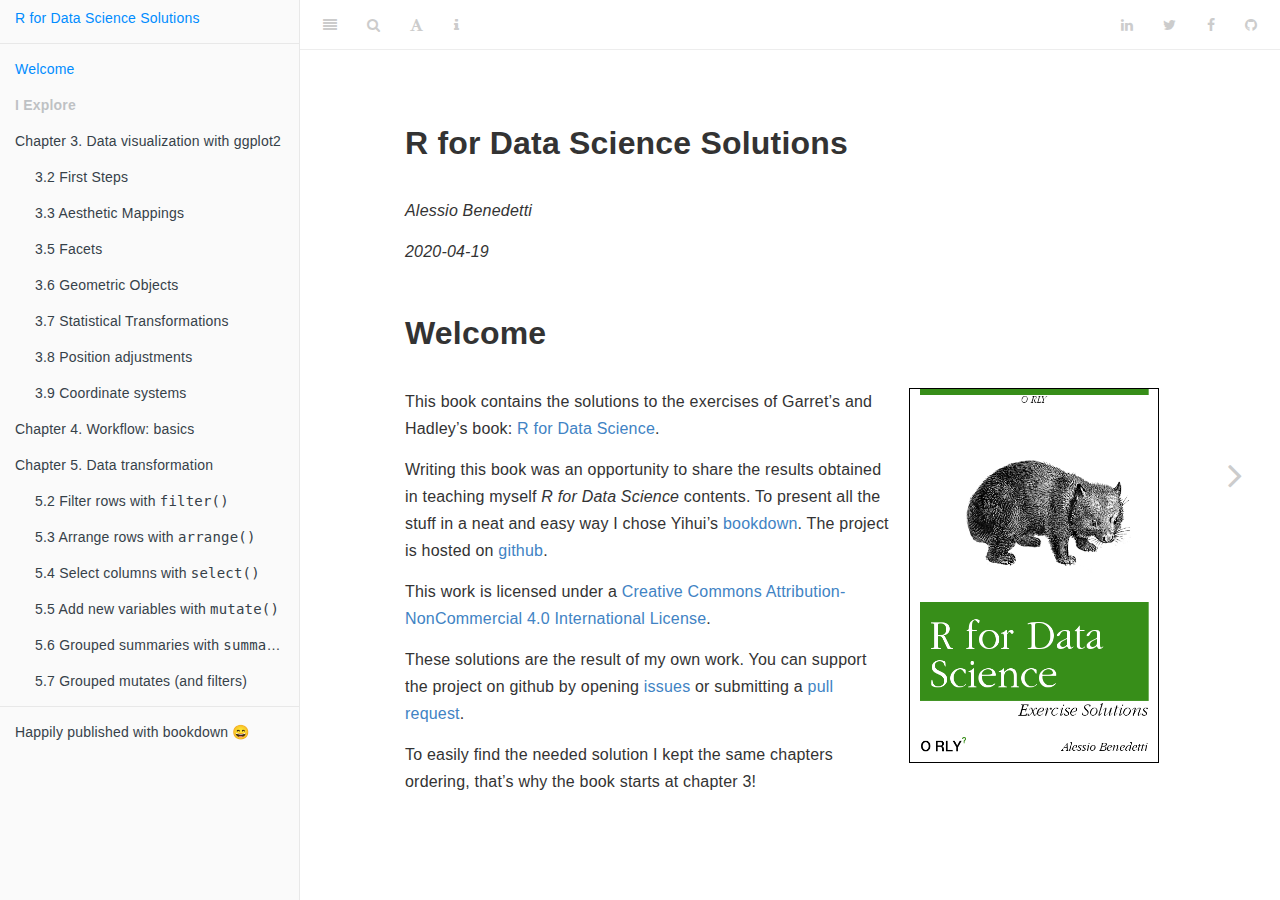
<file: docs/index.html>
<!DOCTYPE html>
<html xmlns="http://www.w3.org/1999/xhtml" lang="" xml:lang="">
<head>

  <meta charset="utf-8" />
  <meta http-equiv="X-UA-Compatible" content="IE=edge" />
  <title>R for Data Science Solutions</title>
  <meta name="description" content="R for Data Science Solutions" />
  <meta name="generator" content="bookdown 0.14 and GitBook 2.6.7" />

  <meta property="og:title" content="R for Data Science Solutions" />
  <meta property="og:type" content="book" />
  
  <meta property="og:image" content="https://alessiobenedetti.com/r4ds-solutions/cover.png" />
  
  <meta name="github-repo" content="abenedetti/r4ds-solutions" />

  <meta name="twitter:card" content="summary" />
  <meta name="twitter:title" content="R for Data Science Solutions" />
  
  
  <meta name="twitter:image" content="https://alessiobenedetti.com/r4ds-solutions/cover.png" />

<meta name="author" content="Alessio Benedetti" />


<meta name="date" content="2020-04-19" />

  <meta name="viewport" content="width=device-width, initial-scale=1" />
  <meta name="apple-mobile-web-app-capable" content="yes" />
  <meta name="apple-mobile-web-app-status-bar-style" content="black" />
  
  

<link rel="next" href="chapter-3-data-visualization-with-ggplot2.html"/>
<script src="libs/jquery-2.2.3/jquery.min.js"></script>
<link href="libs/gitbook-2.6.7/css/style.css" rel="stylesheet" />
<link href="libs/gitbook-2.6.7/css/plugin-table.css" rel="stylesheet" />
<link href="libs/gitbook-2.6.7/css/plugin-bookdown.css" rel="stylesheet" />
<link href="libs/gitbook-2.6.7/css/plugin-highlight.css" rel="stylesheet" />
<link href="libs/gitbook-2.6.7/css/plugin-search.css" rel="stylesheet" />
<link href="libs/gitbook-2.6.7/css/plugin-fontsettings.css" rel="stylesheet" />
<link href="libs/gitbook-2.6.7/css/plugin-clipboard.css" rel="stylesheet" />









<script src="libs/kePrint-0.0.1/kePrint.js"></script>


<style type="text/css">
a.sourceLine { display: inline-block; line-height: 1.25; }
a.sourceLine { pointer-events: none; color: inherit; text-decoration: inherit; }
a.sourceLine:empty { height: 1.2em; }
.sourceCode { overflow: visible; }
code.sourceCode { white-space: pre; position: relative; }
pre.sourceCode { margin: 0; }
@media screen {
div.sourceCode { overflow: auto; }
}
@media print {
code.sourceCode { white-space: pre-wrap; }
a.sourceLine { text-indent: -1em; padding-left: 1em; }
}
pre.numberSource a.sourceLine
  { position: relative; left: -4em; }
pre.numberSource a.sourceLine::before
  { content: attr(title);
    position: relative; left: -1em; text-align: right; vertical-align: baseline;
    border: none; pointer-events: all; display: inline-block;
    -webkit-touch-callout: none; -webkit-user-select: none;
    -khtml-user-select: none; -moz-user-select: none;
    -ms-user-select: none; user-select: none;
    padding: 0 4px; width: 4em;
    color: #aaaaaa;
  }
pre.numberSource { margin-left: 3em; border-left: 1px solid #aaaaaa;  padding-left: 4px; }
div.sourceCode
  {  }
@media screen {
a.sourceLine::before { text-decoration: underline; }
}
code span.al { color: #ff0000; font-weight: bold; } /* Alert */
code span.an { color: #60a0b0; font-weight: bold; font-style: italic; } /* Annotation */
code span.at { color: #7d9029; } /* Attribute */
code span.bn { color: #40a070; } /* BaseN */
code span.bu { } /* BuiltIn */
code span.cf { color: #007020; font-weight: bold; } /* ControlFlow */
code span.ch { color: #4070a0; } /* Char */
code span.cn { color: #880000; } /* Constant */
code span.co { color: #60a0b0; font-style: italic; } /* Comment */
code span.cv { color: #60a0b0; font-weight: bold; font-style: italic; } /* CommentVar */
code span.do { color: #ba2121; font-style: italic; } /* Documentation */
code span.dt { color: #902000; } /* DataType */
code span.dv { color: #40a070; } /* DecVal */
code span.er { color: #ff0000; font-weight: bold; } /* Error */
code span.ex { } /* Extension */
code span.fl { color: #40a070; } /* Float */
code span.fu { color: #06287e; } /* Function */
code span.im { } /* Import */
code span.in { color: #60a0b0; font-weight: bold; font-style: italic; } /* Information */
code span.kw { color: #007020; font-weight: bold; } /* Keyword */
code span.op { color: #666666; } /* Operator */
code span.ot { color: #007020; } /* Other */
code span.pp { color: #bc7a00; } /* Preprocessor */
code span.sc { color: #4070a0; } /* SpecialChar */
code span.ss { color: #bb6688; } /* SpecialString */
code span.st { color: #4070a0; } /* String */
code span.va { color: #19177c; } /* Variable */
code span.vs { color: #4070a0; } /* VerbatimString */
code span.wa { color: #60a0b0; font-weight: bold; font-style: italic; } /* Warning */
</style>

<link rel="stylesheet" href="r4ds.css" type="text/css" />
</head>

<body>



  <div class="book without-animation with-summary font-size-2 font-family-1" data-basepath=".">

    <div class="book-summary">
      <nav role="navigation">

<ul class="summary">
<li><a href="./">R for Data Science Solutions</a></li>

<li class="divider"></li>
<li class="chapter" data-level="" data-path="index.html"><a href="index.html"><i class="fa fa-check"></i>Welcome</a></li>
<li class="part"><span><b>I Explore</b></span></li>
<li class="chapter" data-level="" data-path="chapter-3-data-visualization-with-ggplot2.html"><a href="chapter-3-data-visualization-with-ggplot2.html"><i class="fa fa-check"></i>Chapter 3. Data visualization with ggplot2</a><ul>
<li class="chapter" data-level="" data-path="chapter-3-data-visualization-with-ggplot2.html"><a href="chapter-3-data-visualization-with-ggplot2.html#first-steps"><i class="fa fa-check"></i>3.2 First Steps</a></li>
<li class="chapter" data-level="" data-path="chapter-3-data-visualization-with-ggplot2.html"><a href="chapter-3-data-visualization-with-ggplot2.html#aesthetic-mappings"><i class="fa fa-check"></i>3.3 Aesthetic Mappings</a></li>
<li class="chapter" data-level="" data-path="chapter-3-data-visualization-with-ggplot2.html"><a href="chapter-3-data-visualization-with-ggplot2.html#facets"><i class="fa fa-check"></i>3.5 Facets</a></li>
<li class="chapter" data-level="" data-path="chapter-3-data-visualization-with-ggplot2.html"><a href="chapter-3-data-visualization-with-ggplot2.html#geometric-objects"><i class="fa fa-check"></i>3.6 Geometric Objects</a></li>
<li class="chapter" data-level="" data-path="chapter-3-data-visualization-with-ggplot2.html"><a href="chapter-3-data-visualization-with-ggplot2.html#statistical-transformations"><i class="fa fa-check"></i>3.7 Statistical Transformations</a></li>
<li class="chapter" data-level="" data-path="chapter-3-data-visualization-with-ggplot2.html"><a href="chapter-3-data-visualization-with-ggplot2.html#position-adjustments"><i class="fa fa-check"></i>3.8 Position adjustments</a></li>
<li class="chapter" data-level="" data-path="chapter-3-data-visualization-with-ggplot2.html"><a href="chapter-3-data-visualization-with-ggplot2.html#coordinate-systems"><i class="fa fa-check"></i>3.9 Coordinate systems</a></li>
</ul></li>
<li class="chapter" data-level="" data-path="chapter-4-workflow-basics.html"><a href="chapter-4-workflow-basics.html"><i class="fa fa-check"></i>Chapter 4. Workflow: basics</a></li>
<li class="chapter" data-level="" data-path="chapter-5-data-transformation.html"><a href="chapter-5-data-transformation.html"><i class="fa fa-check"></i>Chapter 5. Data transformation</a><ul>
<li><a href="chapter-5-data-transformation.html#filter-rows-with-filter">5.2 Filter rows with <code>filter()</code></a></li>
<li><a href="chapter-5-data-transformation.html#arrange-rows-with-arrange">5.3 Arrange rows with <code>arrange()</code></a></li>
<li><a href="chapter-5-data-transformation.html#select-columns-with-select">5.4 Select columns with <code>select()</code></a></li>
<li><a href="chapter-5-data-transformation.html#add-new-variables-with-mutate">5.5 Add new variables with <code>mutate()</code></a></li>
<li><a href="chapter-5-data-transformation.html#grouped-summaries-with-summarise">5.6 Grouped summaries with <code>summarise()</code></a></li>
<li class="chapter" data-level="" data-path="chapter-5-data-transformation.html"><a href="chapter-5-data-transformation.html#grouped-mutates-and-filters"><i class="fa fa-check"></i>5.7 Grouped mutates (and filters)</a></li>
</ul></li>
<li class="divider"></li>
<li><a href="https://github.com/rstudio/bookdown" target="blank">Happily published with bookdown &#128516</a></li>
</ul>

      </nav>
    </div>

    <div class="book-body">
      <div class="body-inner">
        <div class="book-header" role="navigation">
          <h1>
            <i class="fa fa-circle-o-notch fa-spin"></i><a href="./">R for Data Science Solutions</a>
          </h1>
        </div>

        <div class="page-wrapper" tabindex="-1" role="main">
          <div class="page-inner">

            <section class="normal" id="section-">
<div id="header">
<h1 class="title">R for Data Science Solutions</h1>
<p class="author"><em>Alessio Benedetti</em></p>
<p class="date"><em>2020-04-19</em></p>
</div>
<div id="welcome" class="section level1 unnumbered">
<h1>Welcome</h1>
<p><img src="cover.png" width="250" height="375" alt="cover" align="right" style="border:1px solid black; margin: 0 1em 0 1em;" /></p>
<p>This book contains the solutions to the exercises of Garret’s and Hadley’s book: <a href="https://r4ds.had.co.nz/">R for Data Science</a>.</p>
<p>Writing this book was an opportunity to share the results obtained in teaching myself <em>R for Data Science</em> contents. To present all the stuff in a neat and easy way I chose Yihui’s <a href="https://bookdown.org/">bookdown</a>. The project is hosted on <a href="https://github.com/abenedetti/r4ds-solutions/">github</a>.</p>
<p>This work is licensed under a <a rel="license" href="http://creativecommons.org/licenses/by-nc/4.0/">Creative Commons Attribution-NonCommercial 4.0 International License</a>.</p>
<p>These solutions are the result of my own work. You can support the project on github by opening <a href="https://github.com/abenedetti/r4ds-solutions/issues">issues</a> or submitting a <a href="https://github.com/abenedetti/r4ds-solutions/pulls">pull request</a>.</p>
<p>To easily find the needed solution I kept the same chapters ordering, that’s why the book starts at chapter 3!</p>
<p><br><br><br></p>
<p>On the book’s cover<sup>(1)</sup> you’ll find a funny little critter called <a href="https://www.youtube.com/watch?v=B_od9aHihGU">wombat</a>. Unlike the <a href="https://www.iucnredlist.org/species/22685245/129751169">kākāpō</a>, the <a href="https://www.iucnredlist.org/species/40556/21958985">common wombat</a> is not critically endangered but the <a href="https://www.iucnredlist.org/species/11343/21959050">northern hairy-nosed wombat</a> is, so, If you’d like to help, you may consider giving a donation to the <a href="https://www.iucnredlist.org/support/donate">IUCN Red List of Threatened Species</a>.</p>
<p><br></p>
<div style="width:70%; margin-left:15%; margin-right:15%; font-size:80%; text-align:right;">
<p><img style="border-radius: 8px;" src="wombat.jpg" alt="wombat">
Photo by <a href="https://www.pexels.com/@pascalr?utm_content=attributionCopyText&amp;utm_medium=referral&amp;utm_source=pexels">Pascal Renet</a> from <a href="https://www.pexels.com/photo/wombat-763879/?utm_content=attributionCopyText&amp;utm_medium=referral&amp;utm_source=pexels">Pexels</a></p>
</div>
<br><br>
<hr>
<p><sub>(1) The book’s cover was made with the funny <em>O RLY Cover Generator</em> web app by <a href="https://dev.to/rly">Charles Berlin</a>.</sub></p>

</div>



            </section>

          </div>
        </div>
      </div>

<a href="chapter-3-data-visualization-with-ggplot2.html" class="navigation navigation-next navigation-unique" aria-label="Next page"><i class="fa fa-angle-right"></i></a>
    </div>
  </div>
<script src="libs/gitbook-2.6.7/js/app.min.js"></script>
<script src="libs/gitbook-2.6.7/js/lunr.js"></script>
<script src="libs/gitbook-2.6.7/js/clipboard.min.js"></script>
<script src="libs/gitbook-2.6.7/js/plugin-search.js"></script>
<script src="libs/gitbook-2.6.7/js/plugin-sharing.js"></script>
<script src="libs/gitbook-2.6.7/js/plugin-fontsettings.js"></script>
<script src="libs/gitbook-2.6.7/js/plugin-bookdown.js"></script>
<script src="libs/gitbook-2.6.7/js/jquery.highlight.js"></script>
<script src="libs/gitbook-2.6.7/js/plugin-clipboard.js"></script>
<script>
gitbook.require(["gitbook"], function(gitbook) {
gitbook.start({
"sharing": {
"github": true,
"facebook": true,
"twitter": true,
"google": false,
"linkedin": true,
"weibo": false,
"instapaper": false,
"vk": false,
"all": false
},
"fontsettings": {
"theme": "white",
"family": "sans",
"size": 2
},
"edit": {
"link": null,
"text": null
},
"history": {
"link": null,
"text": null
},
"download": null,
"toc": {
"collapse": "subsection"
}
});
});
</script>

</body>

</html>
</file>
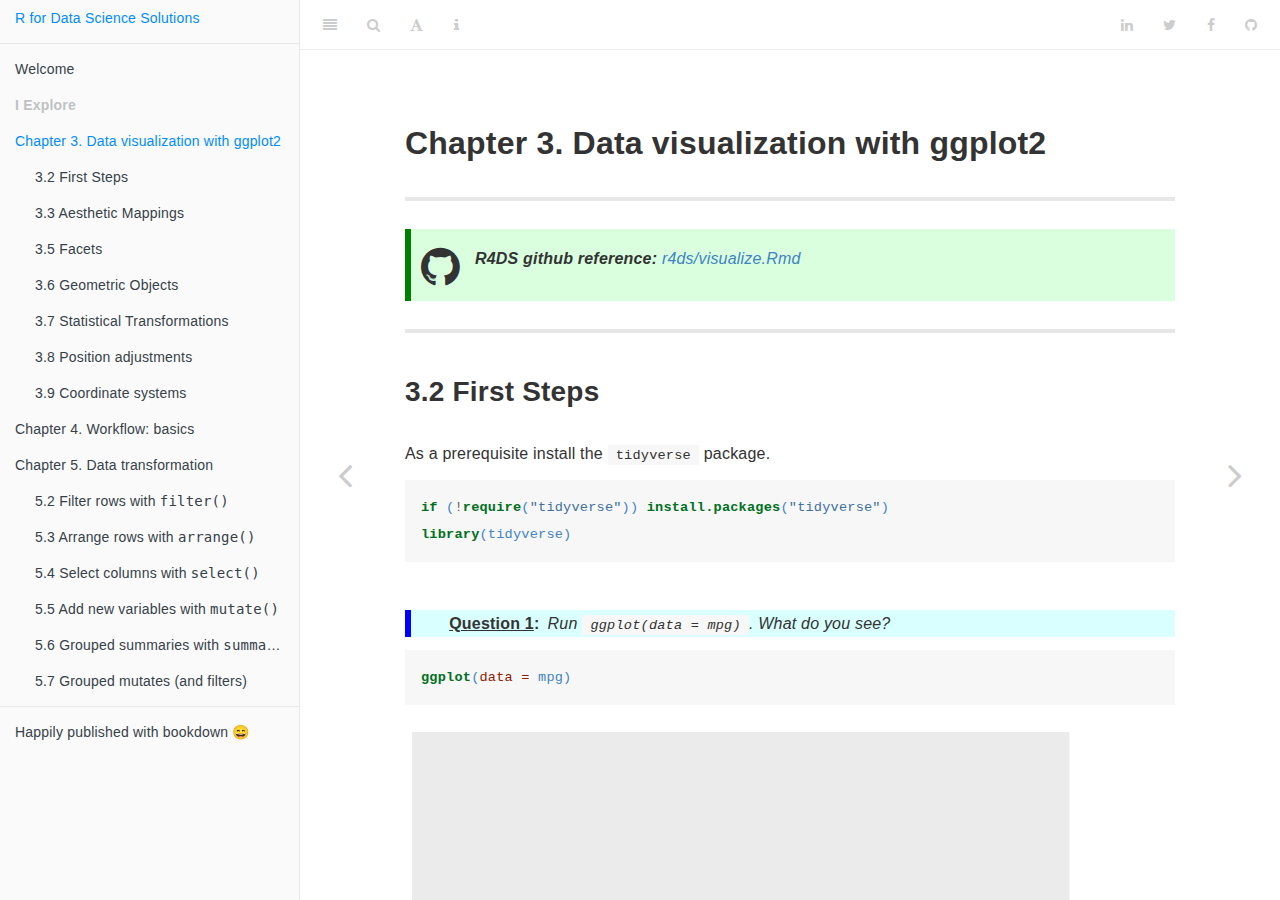
<file: docs/chapter-3-data-visualization-with-ggplot2.html>
<!DOCTYPE html>
<html xmlns="http://www.w3.org/1999/xhtml" lang="" xml:lang="">
<head>

  <meta charset="utf-8" />
  <meta http-equiv="X-UA-Compatible" content="IE=edge" />
  <title>Chapter 3. Data visualization with ggplot2 | R for Data Science Solutions</title>
  <meta name="description" content="Chapter 3. Data visualization with ggplot2 | R for Data Science Solutions" />
  <meta name="generator" content="bookdown 0.14 and GitBook 2.6.7" />

  <meta property="og:title" content="Chapter 3. Data visualization with ggplot2 | R for Data Science Solutions" />
  <meta property="og:type" content="book" />
  
  <meta property="og:image" content="https://alessiobenedetti.com/r4ds-solutions/cover.png" />
  
  <meta name="github-repo" content="abenedetti/r4ds-solutions" />

  <meta name="twitter:card" content="summary" />
  <meta name="twitter:title" content="Chapter 3. Data visualization with ggplot2 | R for Data Science Solutions" />
  
  
  <meta name="twitter:image" content="https://alessiobenedetti.com/r4ds-solutions/cover.png" />

<meta name="author" content="Alessio Benedetti" />


<meta name="date" content="2020-04-19" />

  <meta name="viewport" content="width=device-width, initial-scale=1" />
  <meta name="apple-mobile-web-app-capable" content="yes" />
  <meta name="apple-mobile-web-app-status-bar-style" content="black" />
  
  
<link rel="prev" href="index.html"/>
<link rel="next" href="chapter-4-workflow-basics.html"/>
<script src="libs/jquery-2.2.3/jquery.min.js"></script>
<link href="libs/gitbook-2.6.7/css/style.css" rel="stylesheet" />
<link href="libs/gitbook-2.6.7/css/plugin-table.css" rel="stylesheet" />
<link href="libs/gitbook-2.6.7/css/plugin-bookdown.css" rel="stylesheet" />
<link href="libs/gitbook-2.6.7/css/plugin-highlight.css" rel="stylesheet" />
<link href="libs/gitbook-2.6.7/css/plugin-search.css" rel="stylesheet" />
<link href="libs/gitbook-2.6.7/css/plugin-fontsettings.css" rel="stylesheet" />
<link href="libs/gitbook-2.6.7/css/plugin-clipboard.css" rel="stylesheet" />









<script src="libs/kePrint-0.0.1/kePrint.js"></script>


<style type="text/css">
a.sourceLine { display: inline-block; line-height: 1.25; }
a.sourceLine { pointer-events: none; color: inherit; text-decoration: inherit; }
a.sourceLine:empty { height: 1.2em; }
.sourceCode { overflow: visible; }
code.sourceCode { white-space: pre; position: relative; }
pre.sourceCode { margin: 0; }
@media screen {
div.sourceCode { overflow: auto; }
}
@media print {
code.sourceCode { white-space: pre-wrap; }
a.sourceLine { text-indent: -1em; padding-left: 1em; }
}
pre.numberSource a.sourceLine
  { position: relative; left: -4em; }
pre.numberSource a.sourceLine::before
  { content: attr(title);
    position: relative; left: -1em; text-align: right; vertical-align: baseline;
    border: none; pointer-events: all; display: inline-block;
    -webkit-touch-callout: none; -webkit-user-select: none;
    -khtml-user-select: none; -moz-user-select: none;
    -ms-user-select: none; user-select: none;
    padding: 0 4px; width: 4em;
    color: #aaaaaa;
  }
pre.numberSource { margin-left: 3em; border-left: 1px solid #aaaaaa;  padding-left: 4px; }
div.sourceCode
  {  }
@media screen {
a.sourceLine::before { text-decoration: underline; }
}
code span.al { color: #ff0000; font-weight: bold; } /* Alert */
code span.an { color: #60a0b0; font-weight: bold; font-style: italic; } /* Annotation */
code span.at { color: #7d9029; } /* Attribute */
code span.bn { color: #40a070; } /* BaseN */
code span.bu { } /* BuiltIn */
code span.cf { color: #007020; font-weight: bold; } /* ControlFlow */
code span.ch { color: #4070a0; } /* Char */
code span.cn { color: #880000; } /* Constant */
code span.co { color: #60a0b0; font-style: italic; } /* Comment */
code span.cv { color: #60a0b0; font-weight: bold; font-style: italic; } /* CommentVar */
code span.do { color: #ba2121; font-style: italic; } /* Documentation */
code span.dt { color: #902000; } /* DataType */
code span.dv { color: #40a070; } /* DecVal */
code span.er { color: #ff0000; font-weight: bold; } /* Error */
code span.ex { } /* Extension */
code span.fl { color: #40a070; } /* Float */
code span.fu { color: #06287e; } /* Function */
code span.im { } /* Import */
code span.in { color: #60a0b0; font-weight: bold; font-style: italic; } /* Information */
code span.kw { color: #007020; font-weight: bold; } /* Keyword */
code span.op { color: #666666; } /* Operator */
code span.ot { color: #007020; } /* Other */
code span.pp { color: #bc7a00; } /* Preprocessor */
code span.sc { color: #4070a0; } /* SpecialChar */
code span.ss { color: #bb6688; } /* SpecialString */
code span.st { color: #4070a0; } /* String */
code span.va { color: #19177c; } /* Variable */
code span.vs { color: #4070a0; } /* VerbatimString */
code span.wa { color: #60a0b0; font-weight: bold; font-style: italic; } /* Warning */
</style>

<link rel="stylesheet" href="r4ds.css" type="text/css" />
</head>

<body>



  <div class="book without-animation with-summary font-size-2 font-family-1" data-basepath=".">

    <div class="book-summary">
      <nav role="navigation">

<ul class="summary">
<li><a href="./">R for Data Science Solutions</a></li>

<li class="divider"></li>
<li class="chapter" data-level="" data-path="index.html"><a href="index.html"><i class="fa fa-check"></i>Welcome</a></li>
<li class="part"><span><b>I Explore</b></span></li>
<li class="chapter" data-level="" data-path="chapter-3-data-visualization-with-ggplot2.html"><a href="chapter-3-data-visualization-with-ggplot2.html"><i class="fa fa-check"></i>Chapter 3. Data visualization with ggplot2</a><ul>
<li class="chapter" data-level="" data-path="chapter-3-data-visualization-with-ggplot2.html"><a href="chapter-3-data-visualization-with-ggplot2.html#first-steps"><i class="fa fa-check"></i>3.2 First Steps</a></li>
<li class="chapter" data-level="" data-path="chapter-3-data-visualization-with-ggplot2.html"><a href="chapter-3-data-visualization-with-ggplot2.html#aesthetic-mappings"><i class="fa fa-check"></i>3.3 Aesthetic Mappings</a></li>
<li class="chapter" data-level="" data-path="chapter-3-data-visualization-with-ggplot2.html"><a href="chapter-3-data-visualization-with-ggplot2.html#facets"><i class="fa fa-check"></i>3.5 Facets</a></li>
<li class="chapter" data-level="" data-path="chapter-3-data-visualization-with-ggplot2.html"><a href="chapter-3-data-visualization-with-ggplot2.html#geometric-objects"><i class="fa fa-check"></i>3.6 Geometric Objects</a></li>
<li class="chapter" data-level="" data-path="chapter-3-data-visualization-with-ggplot2.html"><a href="chapter-3-data-visualization-with-ggplot2.html#statistical-transformations"><i class="fa fa-check"></i>3.7 Statistical Transformations</a></li>
<li class="chapter" data-level="" data-path="chapter-3-data-visualization-with-ggplot2.html"><a href="chapter-3-data-visualization-with-ggplot2.html#position-adjustments"><i class="fa fa-check"></i>3.8 Position adjustments</a></li>
<li class="chapter" data-level="" data-path="chapter-3-data-visualization-with-ggplot2.html"><a href="chapter-3-data-visualization-with-ggplot2.html#coordinate-systems"><i class="fa fa-check"></i>3.9 Coordinate systems</a></li>
</ul></li>
<li class="chapter" data-level="" data-path="chapter-4-workflow-basics.html"><a href="chapter-4-workflow-basics.html"><i class="fa fa-check"></i>Chapter 4. Workflow: basics</a></li>
<li class="chapter" data-level="" data-path="chapter-5-data-transformation.html"><a href="chapter-5-data-transformation.html"><i class="fa fa-check"></i>Chapter 5. Data transformation</a><ul>
<li><a href="chapter-5-data-transformation.html#filter-rows-with-filter">5.2 Filter rows with <code>filter()</code></a></li>
<li><a href="chapter-5-data-transformation.html#arrange-rows-with-arrange">5.3 Arrange rows with <code>arrange()</code></a></li>
<li><a href="chapter-5-data-transformation.html#select-columns-with-select">5.4 Select columns with <code>select()</code></a></li>
<li><a href="chapter-5-data-transformation.html#add-new-variables-with-mutate">5.5 Add new variables with <code>mutate()</code></a></li>
<li><a href="chapter-5-data-transformation.html#grouped-summaries-with-summarise">5.6 Grouped summaries with <code>summarise()</code></a></li>
<li class="chapter" data-level="" data-path="chapter-5-data-transformation.html"><a href="chapter-5-data-transformation.html#grouped-mutates-and-filters"><i class="fa fa-check"></i>5.7 Grouped mutates (and filters)</a></li>
</ul></li>
<li class="divider"></li>
<li><a href="https://github.com/rstudio/bookdown" target="blank">Happily published with bookdown &#128516</a></li>
</ul>

      </nav>
    </div>

    <div class="book-body">
      <div class="body-inner">
        <div class="book-header" role="navigation">
          <h1>
            <i class="fa fa-circle-o-notch fa-spin"></i><a href="./">R for Data Science Solutions</a>
          </h1>
        </div>

        <div class="page-wrapper" tabindex="-1" role="main">
          <div class="page-inner">

            <section class="normal" id="section-">
<div id="chapter-3.-data-visualization-with-ggplot2" class="section level1 unnumbered">
<h1>Chapter 3. Data visualization with ggplot2</h1>
<hr>
<div class="rmdgithub">
<p>
<em><b>R4DS github reference:</b> <a href="https://github.com/hadley/r4ds/blob/master/visualize.Rmd">r4ds/visualize.Rmd</a></em>
</p>
</div>
<hr>
<div id="first-steps" class="section level2 unnumbered">
<h2>3.2 First Steps</h2>
<p>As a prerequisite install the <code>tidyverse</code> package.</p>
<div class="sourceCode" id="cb1"><pre class="sourceCode r"><code class="sourceCode r"><a class="sourceLine" id="cb1-1" title="1"><span class="cf">if</span> (<span class="op">!</span><span class="kw">require</span>(<span class="st">&quot;tidyverse&quot;</span>)) <span class="kw">install.packages</span>(<span class="st">&quot;tidyverse&quot;</span>)</a>
<a class="sourceLine" id="cb1-2" title="2"><span class="kw">library</span>(tidyverse)</a></code></pre></div>
<br>
<p class="question">
<b><u>Question 1</u>:</b><i> Run <code>ggplot(data = mpg)</code>. What do you see?</i>
</p>
<div class="sourceCode" id="cb2"><pre class="sourceCode r"><code class="sourceCode r"><a class="sourceLine" id="cb2-1" title="1"><span class="kw">ggplot</span>(<span class="dt">data =</span> mpg)</a></code></pre></div>
<p><img src="r4ds-solutions_files/figure-html/chunk3-2-1.png" width="672" /></p>
<p>Running the previous statement displays an empty plot. It only creates a coordinates system that can host additional layers, but unless no layer is added, nothing is displayed.</p>
<br>
<p class="question">
<b><u>Question 2</u>:</b><i> How many rows are in <code>mpg</code>? How many columns?</i>
</p>
<div class="sourceCode" id="cb3"><pre class="sourceCode r"><code class="sourceCode r"><a class="sourceLine" id="cb3-1" title="1"><span class="kw">str</span>(mpg)</a></code></pre></div>
<pre><code>## Classes &#39;tbl_df&#39;, &#39;tbl&#39; and &#39;data.frame&#39;:    234 obs. of  11 variables:
##  $ manufacturer: chr  &quot;audi&quot; &quot;audi&quot; &quot;audi&quot; &quot;audi&quot; ...
##  $ model       : chr  &quot;a4&quot; &quot;a4&quot; &quot;a4&quot; &quot;a4&quot; ...
##  $ displ       : num  1.8 1.8 2 2 2.8 2.8 3.1 1.8 1.8 2 ...
##  $ year        : int  1999 1999 2008 2008 1999 1999 2008 1999 1999 2008 ...
##  $ cyl         : int  4 4 4 4 6 6 6 4 4 4 ...
##  $ trans       : chr  &quot;auto(l5)&quot; &quot;manual(m5)&quot; &quot;manual(m6)&quot; &quot;auto(av)&quot; ...
##  $ drv         : chr  &quot;f&quot; &quot;f&quot; &quot;f&quot; &quot;f&quot; ...
##  $ cty         : int  18 21 20 21 16 18 18 18 16 20 ...
##  $ hwy         : int  29 29 31 30 26 26 27 26 25 28 ...
##  $ fl          : chr  &quot;p&quot; &quot;p&quot; &quot;p&quot; &quot;p&quot; ...
##  $ class       : chr  &quot;compact&quot; &quot;compact&quot; &quot;compact&quot; &quot;compact&quot; ...</code></pre>
<p>There are 234 rows and 11 columns. The structure statement (<code>str</code>) summarizes the observations (rows) and variables (columns).</p>
<br>
<p class="question">
<b><u>Question 3</u>:</b><i> What does the <code>drv</code> variable describe? Read the help for <code>?mpg</code> to find out.</i>
</p>
<p><code>mpg$drv</code> is a categorical variable that indicates the wheel type. It has three possible values:</p>
<ul>
<li><code>#f</code> = front-wheel drive</li>
<li><code>r</code> = rear wheel drive</li>
<li><code>4</code> = 4wd</li>
</ul>
<p>This information is retrievable with the <code>?mpg</code> statement in the console or the “Help” tab in R Studio.</p>
<br>
<p class="question">
<b><u>Question 4</u>:</b><i> Make a scatterplot of <code>hwy</code> vs <code>cyl</code>.</i>
</p>
<div class="sourceCode" id="cb5"><pre class="sourceCode r"><code class="sourceCode r"><a class="sourceLine" id="cb5-1" title="1"><span class="kw">ggplot</span>(<span class="dt">data =</span> mpg) <span class="op">+</span><span class="st"> </span><span class="kw">geom_point</span>(<span class="dt">mapping =</span> <span class="kw">aes</span>(<span class="dt">x =</span> cyl, <span class="dt">y =</span> hwy))</a></code></pre></div>
<p><img src="r4ds-solutions_files/figure-html/chunk3-4-1.png" width="672" /></p>
<p>In the previous statement we added the <code>geom_point</code> portion to define a scatterplot layer.</p>
<br>
<p class="question">
<b><u>Question 5</u>:</b><i> What happens if you make a scatterplot of <code>class</code> vs <code>drv</code>? Why is the plot not useful?</i>
</p>
<div class="sourceCode" id="cb6"><pre class="sourceCode r"><code class="sourceCode r"><a class="sourceLine" id="cb6-1" title="1"><span class="kw">ggplot</span>(<span class="dt">data =</span> mpg) <span class="op">+</span><span class="st"> </span><span class="kw">geom_point</span>(<span class="dt">mapping =</span> <span class="kw">aes</span>(<span class="dt">x =</span> class, <span class="dt">y =</span> drv))</a></code></pre></div>
<p><img src="r4ds-solutions_files/figure-html/chunk3-5-1.png" width="672" /></p>
<p>Even if we’re able to plot drv against class, the resulting graph is not very useful since we’re dealing with two categorical variables. It simply output the different combinations of the two features.</p>
</div>
<div id="aesthetic-mappings" class="section level2 unnumbered">
<h2>3.3 Aesthetic Mappings</h2>
<br>
<p class="question">
<b><u>Question 1</u>:</b><i> What’s gone wrong with this code? Why are the points not blue?</i>
</p>
<div class="sourceCode" id="cb7"><pre class="sourceCode r"><code class="sourceCode r"><a class="sourceLine" id="cb7-1" title="1"><span class="kw">ggplot</span>(<span class="dt">data =</span> mpg) <span class="op">+</span><span class="st"> </span><span class="kw">geom_point</span>(<span class="dt">mapping =</span> <span class="kw">aes</span>(<span class="dt">x =</span> displ, <span class="dt">y =</span> hwy, <span class="dt">color =</span> <span class="st">&quot;blue&quot;</span>))</a></code></pre></div>
<p><img src="r4ds-solutions_files/figure-html/chunk3-6-1.png" width="672" /></p>
<p>To <em>manually</em> set the color of an aesthetic, the <code>color</code> would be an argument of the <em>geom</em> function and therefore should goes outside the <code>aes()</code>. Here’s the correct code:</p>
<div class="sourceCode" id="cb8"><pre class="sourceCode r"><code class="sourceCode r"><a class="sourceLine" id="cb8-1" title="1"><span class="kw">ggplot</span>(<span class="dt">data =</span> mpg) <span class="op">+</span><span class="st"> </span><span class="kw">geom_point</span>(<span class="dt">mapping =</span> <span class="kw">aes</span>(<span class="dt">x =</span> displ, <span class="dt">y =</span> hwy), <span class="dt">color =</span> <span class="st">&quot;blue&quot;</span>)</a></code></pre></div>
<p><img src="r4ds-solutions_files/figure-html/chunk3-7-1.png" width="672" /></p>
<br>
<p class="question">
<b><u>Question 2</u>:</b><i> Which variables in <code>mpg</code> are categorical? Which variables are continuous? (Hint: type <code>?mpg</code> to read the documentation for the dataset). How can you see this information when you run <code>mpg</code>?</i>
</p>
<p>In general <em>categorical variables</em> represent types of data which may be divided into finite number of groups while <em>continuous variables</em> have an infinite number of values between any two values. However much depends on the nature of the analysis: have a look at the <a href="https://www.quora.com/Is-year-a-quantitative-or-categorical-variable">following post</a>, where people is debating around <em>year</em> variable.</p>
<p>For a nice recap you can take a look at <a href="https://towardsdatascience.com/data-types-in-statistics-347e152e8bee">Niklas article</a>.</p>
<p>For the purpose of our analysis we should consider how R treats the data we provide. By using the <em>structure</em> statement or or if you’ve loaded the <code>tidyverse</code> package simply type <code>mpg</code>, we can take a look at the <code>mpg</code> dataset:</p>
<div class="sourceCode" id="cb9"><pre class="sourceCode r"><code class="sourceCode r"><a class="sourceLine" id="cb9-1" title="1"><span class="kw">str</span>(mpg)</a></code></pre></div>
<pre><code>## Classes &#39;tbl_df&#39;, &#39;tbl&#39; and &#39;data.frame&#39;:    234 obs. of  11 variables:
##  $ manufacturer: chr  &quot;audi&quot; &quot;audi&quot; &quot;audi&quot; &quot;audi&quot; ...
##  $ model       : chr  &quot;a4&quot; &quot;a4&quot; &quot;a4&quot; &quot;a4&quot; ...
##  $ displ       : num  1.8 1.8 2 2 2.8 2.8 3.1 1.8 1.8 2 ...
##  $ year        : int  1999 1999 2008 2008 1999 1999 2008 1999 1999 2008 ...
##  $ cyl         : int  4 4 4 4 6 6 6 4 4 4 ...
##  $ trans       : chr  &quot;auto(l5)&quot; &quot;manual(m5)&quot; &quot;manual(m6)&quot; &quot;auto(av)&quot; ...
##  $ drv         : chr  &quot;f&quot; &quot;f&quot; &quot;f&quot; &quot;f&quot; ...
##  $ cty         : int  18 21 20 21 16 18 18 18 16 20 ...
##  $ hwy         : int  29 29 31 30 26 26 27 26 25 28 ...
##  $ fl          : chr  &quot;p&quot; &quot;p&quot; &quot;p&quot; &quot;p&quot; ...
##  $ class       : chr  &quot;compact&quot; &quot;compact&quot; &quot;compact&quot; &quot;compact&quot; ...</code></pre>
<div class="sourceCode" id="cb11"><pre class="sourceCode r"><code class="sourceCode r"><a class="sourceLine" id="cb11-1" title="1">mpg</a></code></pre></div>
<pre><code>## # A tibble: 234 x 11
##    manufacturer model displ  year   cyl trans drv     cty   hwy fl    class
##    &lt;chr&gt;        &lt;chr&gt; &lt;dbl&gt; &lt;int&gt; &lt;int&gt; &lt;chr&gt; &lt;chr&gt; &lt;int&gt; &lt;int&gt; &lt;chr&gt; &lt;chr&gt;
##  1 audi         a4      1.8  1999     4 auto~ f        18    29 p     comp~
##  2 audi         a4      1.8  1999     4 manu~ f        21    29 p     comp~
##  3 audi         a4      2    2008     4 manu~ f        20    31 p     comp~
##  4 audi         a4      2    2008     4 auto~ f        21    30 p     comp~
##  5 audi         a4      2.8  1999     6 auto~ f        16    26 p     comp~
##  6 audi         a4      2.8  1999     6 manu~ f        18    26 p     comp~
##  7 audi         a4      3.1  2008     6 auto~ f        18    27 p     comp~
##  8 audi         a4 q~   1.8  1999     4 manu~ 4        18    26 p     comp~
##  9 audi         a4 q~   1.8  1999     4 auto~ 4        16    25 p     comp~
## 10 audi         a4 q~   2    2008     4 manu~ 4        20    28 p     comp~
## # ... with 224 more rows</code></pre>
<p>R classifies variable as:</p>
<ul>
<li>categorical if labeled as <em>chr</em></li>
<li>continuous if labeled as <em>num</em>, <em>int</em> (or <em>dbl</em>)</li>
</ul>
<p>So for the <code>mpg</code> dataset we may establish the following classification.</p>
<table class="table table-striped table-hover table-condensed table-responsive" style="width: auto !important; margin-left: auto; margin-right: auto;">
<thead>
<tr>
<th style="text-align:left;">
Variable
</th>
<th style="text-align:left;">
Type
</th>
</tr>
</thead>
<tbody>
<tr>
<td style="text-align:left;">
manufacturer
</td>
<td style="text-align:left;">
categorical
</td>
</tr>
<tr>
<td style="text-align:left;">
model
</td>
<td style="text-align:left;">
categorical
</td>
</tr>
<tr>
<td style="text-align:left;">
displ
</td>
<td style="text-align:left;">
continuous
</td>
</tr>
<tr>
<td style="text-align:left;">
year
</td>
<td style="text-align:left;">
continuous
</td>
</tr>
<tr>
<td style="text-align:left;">
cyl
</td>
<td style="text-align:left;">
categorical
</td>
</tr>
<tr>
<td style="text-align:left;">
trans
</td>
<td style="text-align:left;">
categorical
</td>
</tr>
<tr>
<td style="text-align:left;">
drv
</td>
<td style="text-align:left;">
continuous
</td>
</tr>
<tr>
<td style="text-align:left;">
cty
</td>
<td style="text-align:left;">
continuous
</td>
</tr>
<tr>
<td style="text-align:left;">
hwy
</td>
<td style="text-align:left;">
categorical
</td>
</tr>
<tr>
<td style="text-align:left;">
fl
</td>
<td style="text-align:left;">
categorical
</td>
</tr>
<tr>
<td style="text-align:left;">
class
</td>
<td style="text-align:left;">
categorical
</td>
</tr>
</tbody>
</table>
<p>As said before certain variables might have been classified as categorical instead as continuous (eg: year or cyl). This can be managed by using certains functions (<code>as.factor()</code> for instance).</p>
<br>
<p class="question">
<b><u>Question 3</u>:</b><i> Map a continuous variable to <code>color</code>, <code>size</code>, and <code>shape</code>. How do these aesthetics behave differently for categorical vs. continuous variables?</i>
</p>
<p>If we map <code>cyl</code> we can create the following plots:</p>
<div class="sourceCode" id="cb13"><pre class="sourceCode r"><code class="sourceCode r"><a class="sourceLine" id="cb13-1" title="1"><span class="kw">ggplot</span>(<span class="dt">data =</span> mpg) <span class="op">+</span><span class="st"> </span><span class="kw">geom_point</span>(<span class="dt">mapping =</span> <span class="kw">aes</span>(<span class="dt">x =</span> displ, <span class="dt">y =</span> hwy, <span class="dt">color =</span> cyl))</a></code></pre></div>
<p><img src="r4ds-solutions_files/figure-html/chunk3-12-1.png" width="672" /></p>
<div class="sourceCode" id="cb14"><pre class="sourceCode r"><code class="sourceCode r"><a class="sourceLine" id="cb14-1" title="1"><span class="kw">ggplot</span>(<span class="dt">data =</span> mpg) <span class="op">+</span><span class="st"> </span><span class="kw">geom_point</span>(<span class="dt">mapping =</span> <span class="kw">aes</span>(<span class="dt">x =</span> displ, <span class="dt">y =</span> hwy, <span class="dt">size =</span> cyl))</a></code></pre></div>
<p><img src="r4ds-solutions_files/figure-html/chunk3-12-2.png" width="672" /></p>
<div class="sourceCode" id="cb15"><pre class="sourceCode r"><code class="sourceCode r"><a class="sourceLine" id="cb15-1" title="1"><span class="co">#ggplot(data = mpg) + geom_point(mapping = aes(x = displ, y = hwy, shape = cyl))</span></a>
<a class="sourceLine" id="cb15-2" title="2"><span class="co">#Error: A continuous variable can not be mapped to shape</span></a></code></pre></div>
<p>When mapping continuous variables, <em>ggplot2</em> produces a scale that varies in color (first plot), size (second plot) or an error for the shape (third plot). Mapping continuous variables in fact does not gave valuable information. As said before a variable <em>misclassified</em> as continuous might be managed with the <code>as.factor()</code> function as shown below:</p>
<div class="sourceCode" id="cb16"><pre class="sourceCode r"><code class="sourceCode r"><a class="sourceLine" id="cb16-1" title="1"><span class="kw">ggplot</span>(<span class="dt">data =</span> mpg) <span class="op">+</span><span class="st"> </span><span class="kw">geom_point</span>(<span class="dt">mapping =</span> <span class="kw">aes</span>(<span class="dt">x =</span> displ, <span class="dt">y =</span> hwy, <span class="dt">color =</span> <span class="kw">as.factor</span>(cyl)))</a></code></pre></div>
<p><img src="r4ds-solutions_files/figure-html/chunk3-13-1.png" width="672" /></p>
<br>
<p class="question">
<b><u>Question 4</u>:</b><i> What happens if you map the same variable to multiple aesthetics?</i>
</p>
<p>Let’s come back to the categorical variable <code>drv</code>. If we map it to the three aesthetics <code>color</code>, <code>size</code>, <code>shape</code>, the resulting plot is a combination of the three in the same graph.</p>
<div class="sourceCode" id="cb17"><pre class="sourceCode r"><code class="sourceCode r"><a class="sourceLine" id="cb17-1" title="1"><span class="kw">ggplot</span>(<span class="dt">data =</span> mpg) <span class="op">+</span><span class="st"> </span></a>
<a class="sourceLine" id="cb17-2" title="2"><span class="st">  </span><span class="kw">geom_point</span>(<span class="dt">mapping =</span> <span class="kw">aes</span>(<span class="dt">x =</span> displ, <span class="dt">y =</span> hwy, <span class="dt">color =</span> drv, <span class="dt">size =</span> drv, <span class="dt">shape =</span> drv))</a></code></pre></div>
<pre><code>## Warning: Using size for a discrete variable is not advised.</code></pre>
<p><img src="r4ds-solutions_files/figure-html/chunk3-14-1.png" width="672" /></p>
<br>
<p class="question">
<b><u>Question 5</u>:</b><i> What does the <code>stroke</code> aesthetic do? What shapes does it work with? (Hint: use <code>?geom_point</code>)</i>
</p>
<p>The <code>stroke</code> aesthetic let you modify the width of the border, for shapes that have a border (shapes code from 21 to 25).</p>
<div class="sourceCode" id="cb19"><pre class="sourceCode r"><code class="sourceCode r"><a class="sourceLine" id="cb19-1" title="1"><span class="kw">ggplot</span>(<span class="dt">data =</span> mpg) <span class="op">+</span><span class="st"> </span><span class="kw">geom_point</span>(<span class="dt">mapping =</span> <span class="kw">aes</span>(<span class="dt">x =</span> displ, <span class="dt">y =</span> hwy),</a>
<a class="sourceLine" id="cb19-2" title="2">                                <span class="dt">shape =</span> <span class="dv">25</span>, <span class="dt">stroke =</span> <span class="dv">2</span>, <span class="dt">fill =</span> <span class="st">&#39;green&#39;</span>)</a></code></pre></div>
<p><img src="r4ds-solutions_files/figure-html/chunk3-15-1.png" width="672" /></p>
<br>
<p class="question">
<b><u>Question 6</u>:</b><i> What happens if you map an aesthetic to something other than a variable name, like <code>aes(colour = displ &lt; 5)</code>? Note, you’ll also need to specify x and y.</i>
</p>
<p>Let’s take an example:</p>
<div class="sourceCode" id="cb20"><pre class="sourceCode r"><code class="sourceCode r"><a class="sourceLine" id="cb20-1" title="1"><span class="kw">ggplot</span>(<span class="dt">data =</span> mpg) <span class="op">+</span><span class="st"> </span><span class="kw">geom_point</span>(<span class="dt">mapping =</span> <span class="kw">aes</span>(<span class="dt">x =</span> displ, <span class="dt">y =</span> hwy, <span class="dt">color =</span> displ <span class="op">&lt;</span><span class="st"> </span><span class="dv">5</span>))</a></code></pre></div>
<p><img src="r4ds-solutions_files/figure-html/chunk3-16-1.png" width="672" /></p>
<p>Once you specify a condition, a boolean condition, <em>ggplot2</em> evaluates the condition and produces a plot accordingly.</p>
</div>
<div id="facets" class="section level2 unnumbered">
<h2>3.5 Facets</h2>
<br>
<p class="question">
<b><u>Question 1</u>:</b><i> What happens if you facet on a continuous variable?</i>
</p>
<p>Let’s use a new continuous variable as argument of the <code>facet_wrap</code> option (for instance <code>cty/hwy</code>), and plot the data for the first 5 observations. We obtain:</p>
<div class="sourceCode" id="cb21"><pre class="sourceCode r"><code class="sourceCode r"><a class="sourceLine" id="cb21-1" title="1"><span class="kw">ggplot</span>(<span class="dt">data =</span> <span class="kw">head</span>(mpg,<span class="dv">5</span>)) <span class="op">+</span><span class="st"> </span><span class="kw">geom_point</span>(<span class="dt">mapping =</span> <span class="kw">aes</span>(<span class="dt">x =</span> displ, <span class="dt">y =</span> hwy)) <span class="op">+</span></a>
<a class="sourceLine" id="cb21-2" title="2"><span class="st">  </span><span class="kw">facet_wrap</span>(<span class="op">~</span><span class="st"> </span>cty<span class="op">/</span>hwy, <span class="dt">nrow =</span> <span class="dv">2</span>)</a></code></pre></div>
<p><img src="r4ds-solutions_files/figure-html/chunk3-17-1.png" width="672" /></p>
<p>In using a continuous variable, for each distinct value a facet is created and since the variable is continuous we create an unuseful number of subplots.</p>
<br>
<p class="question">
<b><u>Question 2</u>:</b><i> What do the empty cells in plot with <code>facet_grid(drv ~ cyl)</code> mean? How do they relate to this plot?</i>
</p>
<p>Let’s show the empty cells in the plot:</p>
<div class="sourceCode" id="cb22"><pre class="sourceCode r"><code class="sourceCode r"><a class="sourceLine" id="cb22-1" title="1"><span class="kw">ggplot</span>(<span class="dt">data =</span> mpg) <span class="op">+</span><span class="st"> </span><span class="kw">geom_point</span>(<span class="dt">mapping =</span> <span class="kw">aes</span>(<span class="dt">x =</span> displ, <span class="dt">y =</span> hwy)) <span class="op">+</span><span class="st"> </span><span class="kw">facet_grid</span>(drv <span class="op">~</span><span class="st"> </span>cyl)</a></code></pre></div>
<p><img src="r4ds-solutions_files/figure-html/chunk3-18-1.png" width="672" /></p>
<p>These empty cells mean that there are no observations for that combination of facet’s variables. This can be checked with the following statements:</p>
<p><code>subset(mpg, drv == "5" &amp; cyl == "4")</code><br>
<code>subset(mpg, drv == "f" &amp; cyl == "8")</code></p>
<p>Since those observations are not within the dataframe they’re not plotted.</p>
<br>
<p class="question">
<b><u>Question 3</u>:</b><i> What plots does the following code make? What does <code>.</code> do?</i>
</p>
<div class="sourceCode" id="cb23"><pre class="sourceCode r"><code class="sourceCode r"><a class="sourceLine" id="cb23-1" title="1"><span class="kw">ggplot</span>(<span class="dt">data =</span> mpg) <span class="op">+</span><span class="st"> </span></a>
<a class="sourceLine" id="cb23-2" title="2"><span class="st">  </span><span class="kw">geom_point</span>(<span class="dt">mapping =</span> <span class="kw">aes</span>(<span class="dt">x =</span> displ, <span class="dt">y =</span> hwy)) <span class="op">+</span></a>
<a class="sourceLine" id="cb23-3" title="3"><span class="st">  </span><span class="kw">facet_grid</span>(drv <span class="op">~</span><span class="st"> </span>.)</a></code></pre></div>
<p><img src="r4ds-solutions_files/figure-html/chunk3-20-1.png" width="672" /></p>
<div class="sourceCode" id="cb24"><pre class="sourceCode r"><code class="sourceCode r"><a class="sourceLine" id="cb24-1" title="1"><span class="kw">ggplot</span>(<span class="dt">data =</span> mpg) <span class="op">+</span><span class="st"> </span></a>
<a class="sourceLine" id="cb24-2" title="2"><span class="st">  </span><span class="kw">geom_point</span>(<span class="dt">mapping =</span> <span class="kw">aes</span>(<span class="dt">x =</span> displ, <span class="dt">y =</span> hwy)) <span class="op">+</span></a>
<a class="sourceLine" id="cb24-3" title="3"><span class="st">  </span><span class="kw">facet_grid</span>(. <span class="op">~</span><span class="st"> </span>cyl)</a></code></pre></div>
<p><img src="r4ds-solutions_files/figure-html/chunk3-20-2.png" width="672" /></p>
<p>Those chunks in fact plot the very same graph as those below, they’re are simply transposed. Think the facets as rows and columns of a matrix. The first chunk represent a matrix with 3 rows and 1 column while the second 1 row x 3 columns. You may notice that they’ve been scaled for sake of representation but in fact they display the same information.</p>
<div class="sourceCode" id="cb25"><pre class="sourceCode r"><code class="sourceCode r"><a class="sourceLine" id="cb25-1" title="1"><span class="kw">ggplot</span>(<span class="dt">data =</span> mpg) <span class="op">+</span><span class="st"> </span></a>
<a class="sourceLine" id="cb25-2" title="2"><span class="st">  </span><span class="kw">geom_point</span>(<span class="dt">mapping =</span> <span class="kw">aes</span>(<span class="dt">x =</span> displ, <span class="dt">y =</span> hwy)) <span class="op">+</span></a>
<a class="sourceLine" id="cb25-3" title="3"><span class="st">  </span><span class="kw">facet_wrap</span>(<span class="op">~</span><span class="st"> </span>drv)</a></code></pre></div>
<p><img src="r4ds-solutions_files/figure-html/chunk3-21-1.png" width="672" /></p>
<div class="sourceCode" id="cb26"><pre class="sourceCode r"><code class="sourceCode r"><a class="sourceLine" id="cb26-1" title="1"><span class="kw">ggplot</span>(<span class="dt">data =</span> mpg) <span class="op">+</span><span class="st"> </span></a>
<a class="sourceLine" id="cb26-2" title="2"><span class="st">  </span><span class="kw">geom_point</span>(<span class="dt">mapping =</span> <span class="kw">aes</span>(<span class="dt">x =</span> displ, <span class="dt">y =</span> hwy)) <span class="op">+</span></a>
<a class="sourceLine" id="cb26-3" title="3"><span class="st">  </span><span class="kw">facet_wrap</span>(<span class="op">~</span><span class="st"> </span>cyl)</a></code></pre></div>
<p><img src="r4ds-solutions_files/figure-html/chunk3-21-2.png" width="672" /></p>
<p>Unlike <code>facet_wrap</code>, <code>facet_grid</code> need two arguments, but thanks to the <code>.</code> character you can use one variable by “filling” the second required argument.</p>
<br>
<p class="question">
<b><u>Question 4</u>:</b><i> Take the first faceted plot in this section (plots below). What are the advantages to using faceting instead of the colour aesthetic? What are the disadvantages? How might the balance change if you had a larger dataset?</i>
</p>
<div class="sourceCode" id="cb27"><pre class="sourceCode r"><code class="sourceCode r"><a class="sourceLine" id="cb27-1" title="1">    <span class="kw">ggplot</span>(<span class="dt">data =</span> mpg) <span class="op">+</span><span class="st"> </span></a>
<a class="sourceLine" id="cb27-2" title="2"><span class="st">      </span><span class="kw">geom_point</span>(<span class="dt">mapping =</span> <span class="kw">aes</span>(<span class="dt">x =</span> displ, <span class="dt">y =</span> hwy)) <span class="op">+</span><span class="st"> </span></a>
<a class="sourceLine" id="cb27-3" title="3"><span class="st">      </span><span class="kw">facet_wrap</span>(<span class="op">~</span><span class="st"> </span>class, <span class="dt">nrow =</span> <span class="dv">2</span>)</a></code></pre></div>
<p><img src="r4ds-solutions_files/figure-html/chunk3-22-1.png" width="672" /></p>
<p>Using faceting let you “isolate” a particular variable, and represent its respective datapoints. Datapoints that <em>falls</em> in several buckets can be distinguished. For example this combination <code>subset(mpg, displ == 4.7 &amp; hwy == 12)</code>, is represented in the color aesthetic as <em>suv</em> class. With faceting you’re able to see that beside <em>suv</em>, at least one datapoint in the <em>pickup</em> class has such values.</p>
<p>The disadvantage of faceting happens when the variable’s factor values increases. It becomes dificult to visually compare an excessive amount of plots. In that case a representation with the color aesthetic would be beneficial.</p>
<div class="sourceCode" id="cb28"><pre class="sourceCode r"><code class="sourceCode r"><a class="sourceLine" id="cb28-1" title="1"><span class="kw">ggplot</span>(<span class="dt">data =</span> mpg) <span class="op">+</span><span class="st"> </span><span class="kw">geom_point</span>(<span class="dt">mapping =</span> <span class="kw">aes</span>(<span class="dt">x =</span> displ, <span class="dt">y =</span> hwy, <span class="dt">color =</span> class))</a></code></pre></div>
<p><img src="r4ds-solutions_files/figure-html/chunk3-23-1.png" width="672" /></p>
<br>
<p class="question">
<b><u>Question 5</u>:</b><i> Read <code>?facet_wrap</code>. What does <code>nrow</code> do? What does <code>ncol</code> do? What other options control the layout of the individual panels? Why doesn’t <code>facet_grid()</code> have <code>nrow</code> and <code>ncol</code> arguments?</i>
</p>
<p><code>ncol</code> e <code>nrow</code> let you specify the number of columns/rows you wish to use to organise the layout of the facets subplots. Another options controls available is <code>scales</code>: it let you “uncouple” the scales of each facet from the overall layout scale (all, only x axis or only y axis).</p>
<p><code>face_grid</code> implicitly require a couple of variables in the formula, the <code>nrow</code> and <code>ncol</code> values are implicitly retrieved from the distinct values of the variables.</p>
<br>
<p class="question">
<b><u>Question 6</u>:</b><i> When using <code>facet_grid()</code> you should usually put the variable with more unique levels in the columns. Why?</i>
</p>
<p>Usually monitors are larger than taller. Using the variable with more unique levels in the colum let you display plots with fewer rows than columns, resulting in an improved readability. Take a look a the following plot with the <code>trans</code> variable (10 distinct values) and <code>drv</code> (3 distinct values).</p>
<div class="sourceCode" id="cb29"><pre class="sourceCode r"><code class="sourceCode r"><a class="sourceLine" id="cb29-1" title="1"><span class="kw">ggplot</span>(<span class="dt">data =</span> mpg) <span class="op">+</span><span class="st"> </span></a>
<a class="sourceLine" id="cb29-2" title="2"><span class="st">  </span><span class="kw">geom_point</span>(<span class="dt">mapping =</span> <span class="kw">aes</span>(<span class="dt">x =</span> displ, <span class="dt">y =</span> hwy)) <span class="op">+</span></a>
<a class="sourceLine" id="cb29-3" title="3"><span class="st">  </span><span class="kw">facet_grid</span>(drv <span class="op">~</span><span class="st"> </span>trans)</a></code></pre></div>
<p><img src="r4ds-solutions_files/figure-html/chunk3-24-1.png" width="672" /></p>
<div class="sourceCode" id="cb30"><pre class="sourceCode r"><code class="sourceCode r"><a class="sourceLine" id="cb30-1" title="1"><span class="kw">ggplot</span>(<span class="dt">data =</span> mpg) <span class="op">+</span><span class="st"> </span></a>
<a class="sourceLine" id="cb30-2" title="2"><span class="st">  </span><span class="kw">geom_point</span>(<span class="dt">mapping =</span> <span class="kw">aes</span>(<span class="dt">x =</span> displ, <span class="dt">y =</span> hwy)) <span class="op">+</span></a>
<a class="sourceLine" id="cb30-3" title="3"><span class="st">  </span><span class="kw">facet_grid</span>(trans <span class="op">~</span><span class="st"> </span>drv)</a></code></pre></div>
<p><img src="r4ds-solutions_files/figure-html/chunk3-24-2.png" width="672" /></p>
<p>The first is more readable.</p>
</div>
<div id="geometric-objects" class="section level2 unnumbered">
<h2>3.6 Geometric Objects</h2>
<br>
<p class="question">
<b><u>Question 1</u>:</b><i> What geom would you use to draw a line chart? A boxplot? A histogram? An area chart?</i>
</p>
<p>We can use the following geometric objects:</p>
<table class="table table-striped table-hover table-condensed table-responsive" style="width: auto !important; margin-left: auto; margin-right: auto;">
<thead>
<tr>
<th style="text-align:left;">
Type
</th>
<th style="text-align:left;">
GeomObject
</th>
</tr>
</thead>
<tbody>
<tr>
<td style="text-align:left;">
line chart
</td>
<td style="text-align:left;">
geom_line()
</td>
</tr>
<tr>
<td style="text-align:left;">
box plot
</td>
<td style="text-align:left;">
geom_boxplot
</td>
</tr>
<tr>
<td style="text-align:left;">
histogram
</td>
<td style="text-align:left;">
geom_histogram()
</td>
</tr>
<tr>
<td style="text-align:left;">
area chart
</td>
<td style="text-align:left;">
geom_area()
</td>
</tr>
</tbody>
</table>
<br>
<p class="question">
<b><u>Question 2</u>:</b><i> Run this code in your head and predict what the output will look like. Then, run the code in R and check your predictions.</i>
</p>
<div class="sourceCode" id="cb31"><pre class="sourceCode r"><code class="sourceCode r"><a class="sourceLine" id="cb31-1" title="1"><span class="kw">ggplot</span>(<span class="dt">data =</span> mpg, <span class="dt">mapping =</span> <span class="kw">aes</span>(<span class="dt">x =</span> displ, <span class="dt">y =</span> hwy, <span class="dt">color =</span> drv)) <span class="op">+</span><span class="st"> </span></a>
<a class="sourceLine" id="cb31-2" title="2"><span class="st">  </span><span class="kw">geom_point</span>() <span class="op">+</span><span class="st"> </span></a>
<a class="sourceLine" id="cb31-3" title="3"><span class="st">  </span><span class="kw">geom_smooth</span>(<span class="dt">se =</span> <span class="ot">FALSE</span>)</a></code></pre></div>
<p>The code should represent a scatterplot of <code>hwy</code> values as a function of <code>displ</code> grouped by <code>drv</code>. From the <code>geom_smooth</code> help function we’re able to see that trending lines would be displayed but without confidence intervals, since the <code>se</code> parameter is set to <code>FALSE</code>.</p>
<p><img src="r4ds-solutions_files/figure-html/chunk3-28-1.png" width="672" /></p>
<br>
<p class="question">
<b><u>Question 3</u>:</b><i> What does <code>show.legend = FALSE</code> do? What happens if you remove it? Why do you think I used it earlier in the chapter?</i>
</p>
<p>The code removes the plot legend.</p>
<div class="sourceCode" id="cb32"><pre class="sourceCode r"><code class="sourceCode r"><a class="sourceLine" id="cb32-1" title="1"><span class="kw">ggplot</span>(<span class="dt">data =</span> mpg) <span class="op">+</span></a>
<a class="sourceLine" id="cb32-2" title="2"><span class="st">  </span><span class="kw">geom_smooth</span>(</a>
<a class="sourceLine" id="cb32-3" title="3">    <span class="dt">mapping =</span> <span class="kw">aes</span>(<span class="dt">x =</span> displ, <span class="dt">y =</span> hwy, <span class="dt">color =</span> drv),</a>
<a class="sourceLine" id="cb32-4" title="4">    <span class="dt">show.legend =</span> <span class="ot">TRUE</span></a>
<a class="sourceLine" id="cb32-5" title="5">  )</a></code></pre></div>
<p><img src="r4ds-solutions_files/figure-html/chunk3-29-1.png" width="672" /></p>
<p>It was previously used to make an easier comparision between plots. Without setting this option, the legend would have been displayed with the consequence of <em>compressing</em> the last plot.</p>
<br>
<p class="question">
<b><u>Question 4</u>:</b><i> What does the <code>se</code> argument to <code>geom_smooth()</code> do?</i>
</p>
<p>It removes the confidence intervals since the <code>se</code> parameter has been set to <code>FALSE</code>.</p>
<br>
<p class="question">
<b><u>Question 5</u>:</b><i> Will these two graphs look different? Why/why not?</i>
</p>
<div class="sourceCode" id="cb33"><pre class="sourceCode r"><code class="sourceCode r"><a class="sourceLine" id="cb33-1" title="1">  <span class="kw">ggplot</span>(<span class="dt">data =</span> mpg, <span class="dt">mapping =</span> <span class="kw">aes</span>(<span class="dt">x =</span> displ, <span class="dt">y =</span> hwy)) <span class="op">+</span><span class="st"> </span></a>
<a class="sourceLine" id="cb33-2" title="2"><span class="st">    </span><span class="kw">geom_point</span>() <span class="op">+</span><span class="st"> </span></a>
<a class="sourceLine" id="cb33-3" title="3"><span class="st">    </span><span class="kw">geom_smooth</span>()</a>
<a class="sourceLine" id="cb33-4" title="4">    </a>
<a class="sourceLine" id="cb33-5" title="5">  <span class="kw">ggplot</span>() <span class="op">+</span><span class="st"> </span></a>
<a class="sourceLine" id="cb33-6" title="6"><span class="st">    </span><span class="kw">geom_point</span>(<span class="dt">data =</span> mpg, <span class="dt">mapping =</span> <span class="kw">aes</span>(<span class="dt">x =</span> displ, <span class="dt">y =</span> hwy)) <span class="op">+</span><span class="st"> </span></a>
<a class="sourceLine" id="cb33-7" title="7"><span class="st">    </span><span class="kw">geom_smooth</span>(<span class="dt">data =</span> mpg, <span class="dt">mapping =</span> <span class="kw">aes</span>(<span class="dt">x =</span> displ, <span class="dt">y =</span> hwy))</a></code></pre></div>
<p>The two graphs will look the same, since define the aestethic in the <code>ggplot</code> function directly extends it to the single geometrics.</p>
<br>
<p class="question">
<b><u>Question 6</u>:</b><i> Recreate the R code necessary to generate the following graphs.</i>
</p>
<p><img src="r4ds-solutions_files/figure-html/chunk3-31-1.png" width="50%" /><img src="r4ds-solutions_files/figure-html/chunk3-31-2.png" width="50%" /><img src="r4ds-solutions_files/figure-html/chunk3-31-3.png" width="50%" /><img src="r4ds-solutions_files/figure-html/chunk3-31-4.png" width="50%" /><img src="r4ds-solutions_files/figure-html/chunk3-31-5.png" width="50%" /><img src="r4ds-solutions_files/figure-html/chunk3-31-6.png" width="50%" /></p>
<div class="sourceCode" id="cb34"><pre class="sourceCode r"><code class="sourceCode r"><a class="sourceLine" id="cb34-1" title="1">    <span class="kw">ggplot</span>(<span class="dt">data =</span> mpg, <span class="dt">mapping =</span> <span class="kw">aes</span>(<span class="dt">x =</span> displ, <span class="dt">y =</span> hwy)) <span class="op">+</span><span class="st"> </span></a>
<a class="sourceLine" id="cb34-2" title="2"><span class="st">      </span><span class="kw">geom_point</span>() <span class="op">+</span><span class="st"> </span></a>
<a class="sourceLine" id="cb34-3" title="3"><span class="st">      </span><span class="kw">geom_smooth</span>(<span class="dt">se =</span> <span class="ot">FALSE</span>)</a>
<a class="sourceLine" id="cb34-4" title="4">    <span class="kw">ggplot</span>(<span class="dt">data =</span> mpg, <span class="dt">mapping =</span> <span class="kw">aes</span>(<span class="dt">x =</span> displ, <span class="dt">y =</span> hwy)) <span class="op">+</span><span class="st"> </span></a>
<a class="sourceLine" id="cb34-5" title="5"><span class="st">      </span><span class="kw">geom_smooth</span>(<span class="kw">aes</span>(<span class="dt">group =</span> drv), <span class="dt">se =</span> <span class="ot">FALSE</span>) <span class="op">+</span></a>
<a class="sourceLine" id="cb34-6" title="6"><span class="st">      </span><span class="kw">geom_point</span>()</a>
<a class="sourceLine" id="cb34-7" title="7">    <span class="kw">ggplot</span>(<span class="dt">data =</span> mpg, <span class="dt">mapping =</span> <span class="kw">aes</span>(<span class="dt">x =</span> displ, <span class="dt">y =</span> hwy, <span class="dt">color =</span> drv)) <span class="op">+</span><span class="st"> </span></a>
<a class="sourceLine" id="cb34-8" title="8"><span class="st">      </span><span class="kw">geom_point</span>() <span class="op">+</span><span class="st"> </span></a>
<a class="sourceLine" id="cb34-9" title="9"><span class="st">      </span><span class="kw">geom_smooth</span>(<span class="dt">se =</span> <span class="ot">FALSE</span>)</a>
<a class="sourceLine" id="cb34-10" title="10">    <span class="kw">ggplot</span>(<span class="dt">data =</span> mpg, <span class="dt">mapping =</span> <span class="kw">aes</span>(<span class="dt">x =</span> displ, <span class="dt">y =</span> hwy)) <span class="op">+</span><span class="st"> </span></a>
<a class="sourceLine" id="cb34-11" title="11"><span class="st">      </span><span class="kw">geom_point</span>(<span class="kw">aes</span>(<span class="dt">color =</span> drv)) <span class="op">+</span><span class="st"> </span></a>
<a class="sourceLine" id="cb34-12" title="12"><span class="st">      </span><span class="kw">geom_smooth</span>(<span class="dt">se =</span> <span class="ot">FALSE</span>)</a>
<a class="sourceLine" id="cb34-13" title="13">    <span class="kw">ggplot</span>(<span class="dt">data =</span> mpg, <span class="dt">mapping =</span> <span class="kw">aes</span>(<span class="dt">x =</span> displ, <span class="dt">y =</span> hwy)) <span class="op">+</span><span class="st"> </span></a>
<a class="sourceLine" id="cb34-14" title="14"><span class="st">      </span><span class="kw">geom_point</span>(<span class="kw">aes</span>(<span class="dt">color =</span> drv)) <span class="op">+</span></a>
<a class="sourceLine" id="cb34-15" title="15"><span class="st">      </span><span class="kw">geom_smooth</span>(<span class="kw">aes</span>(<span class="dt">linetype =</span> drv), <span class="dt">se =</span> <span class="ot">FALSE</span>)</a>
<a class="sourceLine" id="cb34-16" title="16">    <span class="kw">ggplot</span>(<span class="dt">data =</span> mpg, <span class="dt">mapping =</span> <span class="kw">aes</span>(<span class="dt">x =</span> displ, <span class="dt">y =</span> hwy)) <span class="op">+</span><span class="st"> </span></a>
<a class="sourceLine" id="cb34-17" title="17"><span class="st">      </span><span class="kw">geom_point</span>(<span class="dt">size =</span> <span class="dv">4</span>, <span class="dt">colour =</span> <span class="st">&quot;white&quot;</span>) <span class="op">+</span><span class="st"> </span></a>
<a class="sourceLine" id="cb34-18" title="18"><span class="st">      </span><span class="kw">geom_point</span>(<span class="kw">aes</span>(<span class="dt">colour =</span> drv))</a></code></pre></div>
</div>
<div id="statistical-transformations" class="section level2 unnumbered">
<h2>3.7 Statistical Transformations</h2>
<br>
<p class="question">
<b><u>Question 1</u>:</b><i> What is the default geom associated with <code>stat_summary()</code>? How could you rewrite the previous plot to use that geom function instead of the stat function?</i>
</p>
<p>The default geom is <code>geom_pointrange</code>.</p>
<p>The stated plot is the one below.</p>
<div class="sourceCode" id="cb35"><pre class="sourceCode r"><code class="sourceCode r"><a class="sourceLine" id="cb35-1" title="1"><span class="kw">ggplot</span>(<span class="dt">data =</span> diamonds) <span class="op">+</span><span class="st"> </span></a>
<a class="sourceLine" id="cb35-2" title="2"><span class="st">      </span><span class="kw">stat_summary</span>(</a>
<a class="sourceLine" id="cb35-3" title="3">        <span class="dt">mapping =</span> <span class="kw">aes</span>(<span class="dt">x =</span> cut, <span class="dt">y =</span> depth),</a>
<a class="sourceLine" id="cb35-4" title="4">        <span class="dt">fun.ymin =</span> min,</a>
<a class="sourceLine" id="cb35-5" title="5">        <span class="dt">fun.ymax =</span> max,</a>
<a class="sourceLine" id="cb35-6" title="6">        <span class="dt">fun.y =</span> median</a>
<a class="sourceLine" id="cb35-7" title="7">    )</a></code></pre></div>
<p><img src="r4ds-solutions_files/figure-html/chunk3-33-1.png" width="672" /></p>
<p>The code can be rewritten as:</p>
<div class="sourceCode" id="cb36"><pre class="sourceCode r"><code class="sourceCode r"><a class="sourceLine" id="cb36-1" title="1"><span class="kw">ggplot</span>(<span class="dt">data =</span> diamonds) <span class="op">+</span><span class="st"> </span></a>
<a class="sourceLine" id="cb36-2" title="2"><span class="st">      </span><span class="kw">geom_pointrange</span>(</a>
<a class="sourceLine" id="cb36-3" title="3">        <span class="dt">mapping =</span> <span class="kw">aes</span>(<span class="dt">x =</span> cut, <span class="dt">y =</span> depth),</a>
<a class="sourceLine" id="cb36-4" title="4">        <span class="dt">stat=</span><span class="st">&quot;summary&quot;</span>,</a>
<a class="sourceLine" id="cb36-5" title="5">        <span class="dt">fun.ymin =</span> min,</a>
<a class="sourceLine" id="cb36-6" title="6">        <span class="dt">fun.ymax =</span> max,</a>
<a class="sourceLine" id="cb36-7" title="7">        <span class="dt">fun.y =</span> median</a>
<a class="sourceLine" id="cb36-8" title="8">      )</a></code></pre></div>
<p><img src="r4ds-solutions_files/figure-html/chunk3-34-1.png" width="672" /></p>
<br>
<p class="question">
<b><u>Question 2</u>:</b><i> What does <code>geom_col()</code> do? How is it different to <code>geom_bar()</code>?</i>
</p>
<p>From the <code>help</code> documentation the <code>geom_bar()</code> makes the height of the bar proportional to the number of cases in each group. If the heights of the bars are required to represent values in the data, <code>geom_col()</code> should be used instead.</p>
<ul>
<li><code>geom_bar()</code> uses <code>stat_count()</code> and counts the number of cases at each x position</li>
<li><code>geom_col()</code> uses <code>stat_identity()</code> and leaves the data as is</li>
</ul>
<div class="sourceCode" id="cb37"><pre class="sourceCode r"><code class="sourceCode r"><a class="sourceLine" id="cb37-1" title="1"><span class="kw">ggplot</span>(<span class="dt">data =</span> diamonds) <span class="op">+</span><span class="st"> </span><span class="kw">geom_bar</span>(<span class="dt">mapping =</span> <span class="kw">aes</span>(<span class="dt">x =</span> cut))</a></code></pre></div>
<p><img src="r4ds-solutions_files/figure-html/chunk3-35-1.png" width="672" /></p>
<div class="sourceCode" id="cb38"><pre class="sourceCode r"><code class="sourceCode r"><a class="sourceLine" id="cb38-1" title="1"><span class="kw">ggplot</span>(<span class="dt">data =</span> diamonds) <span class="op">+</span><span class="st"> </span><span class="kw">geom_col</span>(<span class="dt">mapping =</span> <span class="kw">aes</span>(<span class="dt">x =</span> cut, <span class="dt">y =</span> clarity, <span class="dt">fill =</span> color))</a></code></pre></div>
<p><img src="r4ds-solutions_files/figure-html/chunk3-35-2.png" width="672" /></p>
<br>
<p class="question">
<b><u>Question 2</u>:</b><i> Most geoms and stats come in pairs that are almost always used in concert. Read through the documentation and make a list of all the pairs. What do they have in common?</i>
</p>
<p>Here’s some of the geoms/stats pairs.</p>
<table class="table table-striped table-hover table-condensed table-responsive" style="width: auto !important; margin-left: auto; margin-right: auto;">
<thead>
<tr>
<th style="text-align:left;">
geoms
</th>
<th style="text-align:left;">
stats
</th>
</tr>
</thead>
<tbody>
<tr>
<td style="text-align:left;">
geom_histogram
</td>
<td style="text-align:left;">
stat_bin
</td>
</tr>
<tr>
<td style="text-align:left;">
geom_bin2d
</td>
<td style="text-align:left;">
stat_bin_2d
</td>
</tr>
<tr>
<td style="text-align:left;">
geom_hex
</td>
<td style="text-align:left;">
stat_bin_hex
</td>
</tr>
<tr>
<td style="text-align:left;">
geom_bin2d
</td>
<td style="text-align:left;">
stat_boxplot
</td>
</tr>
<tr>
<td style="text-align:left;">
geom_boxplot
</td>
<td style="text-align:left;">
stat_contour
</td>
</tr>
<tr>
<td style="text-align:left;">
geom_contour
</td>
<td style="text-align:left;">
stat_count
</td>
</tr>
<tr>
<td style="text-align:left;">
geom_count
</td>
<td style="text-align:left;">
stat_density
</td>
</tr>
<tr>
<td style="text-align:left;">
geom_density
</td>
<td style="text-align:left;">
stat_density_2d
</td>
</tr>
<tr>
<td style="text-align:left;">
geom_density_2d
</td>
<td style="text-align:left;">
stat_density2d
</td>
</tr>
<tr>
<td style="text-align:left;">
geom_density2d
</td>
<td style="text-align:left;">
stat_qq
</td>
</tr>
<tr>
<td style="text-align:left;">
geom_qq
</td>
<td style="text-align:left;">
stat_qq_line
</td>
</tr>
<tr>
<td style="text-align:left;">
geom_qq_line
</td>
<td style="text-align:left;">
stat_quantile
</td>
</tr>
<tr>
<td style="text-align:left;">
geom_quantile
</td>
<td style="text-align:left;">
stat_sf
</td>
</tr>
<tr>
<td style="text-align:left;">
geom_sf
</td>
<td style="text-align:left;">
stat_smooth
</td>
</tr>
<tr>
<td style="text-align:left;">
geom_smooth
</td>
<td style="text-align:left;">
stat_bin
</td>
</tr>
</tbody>
</table>
<p>Generally the share the same suffix (but not in every case), and have each other as the default <code>geom</code> for a <code>stat</code> and vice versa (look <code>geom_bar()</code> and <code>stat_count()</code> for instance).</p>
<br>
<p class="question">
<b><u>Question 3</u>:</b><i> What variables does <code>stat_smooth()</code> compute? What parameters control its behaviour?</i>
</p>
<p>From the <code>help</code> documentation the computed variables are:</p>
<ul>
<li><code>y</code> - predicted value</li>
<li>ymin - lower pointwise confidence interval around the mean</li>
<li>ymax - upper pointwise confidence interval around the mean</li>
<li>se - standard error</li>
</ul>
<p>The parameters that control <code>stat_smooth()</code> behaviour are:</p>
<ul>
<li><code>method</code> - smoothing method (function) to use</li>
<li><code>formula</code> - formula to use in smoothing function</li>
<li><code>se</code> - display the confidence interval around smooth</li>
</ul>
<br>
<p class="question">
<b><u>Question 3</u>:</b><i> In our proportion bar chart, we need to set <code>group = 1</code>. Why? In other words what is the problem with these two graphs?</i>
</p>
<p>If <code>group = 1</code> is not included the bar proportion is set to 100%.</p>
<div class="sourceCode" id="cb39"><pre class="sourceCode r"><code class="sourceCode r"><a class="sourceLine" id="cb39-1" title="1"><span class="kw">ggplot</span>(<span class="dt">data =</span> diamonds) <span class="op">+</span><span class="st"> </span></a>
<a class="sourceLine" id="cb39-2" title="2"><span class="st">  </span><span class="kw">geom_bar</span>(<span class="dt">mapping =</span> <span class="kw">aes</span>(<span class="dt">x =</span> cut, <span class="dt">y =</span> ..prop..))</a></code></pre></div>
<p><img src="r4ds-solutions_files/figure-html/chunk3-37-1.png" width="672" /></p>
<div class="sourceCode" id="cb40"><pre class="sourceCode r"><code class="sourceCode r"><a class="sourceLine" id="cb40-1" title="1"><span class="kw">ggplot</span>(<span class="dt">data =</span> diamonds) <span class="op">+</span><span class="st"> </span></a>
<a class="sourceLine" id="cb40-2" title="2"><span class="st">  </span><span class="kw">geom_bar</span>(<span class="dt">mapping =</span> <span class="kw">aes</span>(<span class="dt">x =</span> cut, <span class="dt">y =</span> ..prop.., <span class="dt">group =</span> <span class="dv">1</span>))</a></code></pre></div>
<p><img src="r4ds-solutions_files/figure-html/chunk3-37-2.png" width="672" /></p>
</div>
<div id="position-adjustments" class="section level2 unnumbered">
<h2>3.8 Position adjustments</h2>
<br>
<p class="question">
<b><u>Question 1</u>:</b><i> What is the problem with this plot? How could you improve it?</i>
</p>
<div class="sourceCode" id="cb41"><pre class="sourceCode r"><code class="sourceCode r"><a class="sourceLine" id="cb41-1" title="1"><span class="kw">ggplot</span>(<span class="dt">data =</span> mpg, <span class="dt">mapping =</span> <span class="kw">aes</span>(<span class="dt">x =</span> cty, <span class="dt">y =</span> hwy)) <span class="op">+</span><span class="st"> </span></a>
<a class="sourceLine" id="cb41-2" title="2"><span class="st">  </span><span class="kw">geom_point</span>()</a></code></pre></div>
<p><img src="r4ds-solutions_files/figure-html/chunk3-38-1.png" width="672" /></p>
<p>The plot is affected by overplotting. It can be handled by adding some noise with the jittering feature.</p>
<div class="sourceCode" id="cb42"><pre class="sourceCode r"><code class="sourceCode r"><a class="sourceLine" id="cb42-1" title="1"><span class="kw">ggplot</span>(<span class="dt">data =</span> mpg, <span class="dt">mapping =</span> <span class="kw">aes</span>(<span class="dt">x =</span> cty, <span class="dt">y =</span> hwy)) <span class="op">+</span><span class="st"> </span><span class="kw">geom_jitter</span>()</a></code></pre></div>
<p><img src="r4ds-solutions_files/figure-html/chunk3-39-1.png" width="672" /></p>
<br>
<p class="question">
<b><u>Question 2</u>:</b><i> What parameters to <code>geom_jitter()</code> control the amount of jittering?</i>
</p>
<p>From the <code>help</code> documentation the parameters are <code>width</code> and <code>height</code>. They set the amount of vertical and horizontal jitter.</p>
<br>
<p class="question">
<b><u>Question 3</u>:</b><i> Compare and contrast <code>geom_jitter()</code> with <code>geom_count()</code>.</i>
</p>
<p><code>geom_count()</code> express the presence of multiple plots by increasing the size of plots while <code>geom_jitter()</code> apply a small amount of noise to data when overplotting is present.</p>
<div class="sourceCode" id="cb43"><pre class="sourceCode r"><code class="sourceCode r"><a class="sourceLine" id="cb43-1" title="1"><span class="kw">ggplot</span>(<span class="dt">data =</span> mpg, <span class="dt">mapping =</span> <span class="kw">aes</span>(<span class="dt">x =</span> cty, <span class="dt">y =</span> hwy)) <span class="op">+</span><span class="st"> </span></a>
<a class="sourceLine" id="cb43-2" title="2"><span class="st">  </span><span class="kw">geom_count</span>()</a></code></pre></div>
<p><img src="r4ds-solutions_files/figure-html/chunk3-40-1.png" width="672" /></p>
<div class="sourceCode" id="cb44"><pre class="sourceCode r"><code class="sourceCode r"><a class="sourceLine" id="cb44-1" title="1"><span class="kw">ggplot</span>(<span class="dt">data =</span> mpg, <span class="dt">mapping =</span> <span class="kw">aes</span>(<span class="dt">x =</span> cty, <span class="dt">y =</span> hwy)) <span class="op">+</span><span class="st"> </span></a>
<a class="sourceLine" id="cb44-2" title="2"><span class="st">  </span><span class="kw">geom_jitter</span>()</a></code></pre></div>
<p><img src="r4ds-solutions_files/figure-html/chunk3-40-2.png" width="672" /></p>
<br>
<p class="question">
<b><u>Question 4</u>:</b><i> What’s the default position adjustment for <code>geom_boxplot()</code>? Create a visualisation of the <code>mpg</code> dataset that demonstrates it.</i>
</p>
<p>The default position adjustement is <code>dodge2</code>.</p>
<div class="sourceCode" id="cb45"><pre class="sourceCode r"><code class="sourceCode r"><a class="sourceLine" id="cb45-1" title="1"><span class="kw">ggplot</span>(<span class="dt">data =</span> mpg, <span class="dt">mapping =</span> <span class="kw">aes</span>(<span class="dt">x =</span> class, <span class="dt">y =</span> hwy, <span class="dt">fill =</span> trans)) <span class="op">+</span><span class="st"> </span><span class="kw">geom_boxplot</span>()</a></code></pre></div>
<p><img src="r4ds-solutions_files/figure-html/chunk3-41-1.png" width="672" /></p>
</div>
<div id="coordinate-systems" class="section level2 unnumbered">
<h2>3.9 Coordinate systems</h2>
<br>
<p class="question">
<b><u>Question 1</u>:</b><i> Turn a stacked bar chart into a pie chart using <code>coord_polar()</code>.</i>
</p>
<p>The chart can be made by using the <code>diamond</code> dataset for instance.</p>
<div class="sourceCode" id="cb46"><pre class="sourceCode r"><code class="sourceCode r"><a class="sourceLine" id="cb46-1" title="1"><span class="kw">ggplot</span>(<span class="dt">data =</span> diamonds) <span class="op">+</span><span class="st"> </span><span class="kw">geom_bar</span>(<span class="dt">mapping =</span> <span class="kw">aes</span> (<span class="dt">x =</span> cut))</a></code></pre></div>
<p><img src="r4ds-solutions_files/figure-html/chunk3-42-1.png" width="672" /></p>
<div class="sourceCode" id="cb47"><pre class="sourceCode r"><code class="sourceCode r"><a class="sourceLine" id="cb47-1" title="1"><span class="kw">ggplot</span>(<span class="dt">data =</span> diamonds) <span class="op">+</span><span class="st"> </span><span class="kw">geom_bar</span>(<span class="dt">mapping =</span> <span class="kw">aes</span> (<span class="dt">x =</span> cut)) <span class="op">+</span><span class="st"> </span><span class="kw">coord_polar</span>()</a></code></pre></div>
<p><img src="r4ds-solutions_files/figure-html/chunk3-42-2.png" width="672" /></p>
<br>
<p class="question">
<b><u>Question 2</u>:</b><i> What does <code>labs()</code> do? Read the documentation.</i>
</p>
<p>From the <code>help</code> documentation the <code>labs()</code> statement modify axis, legend, and plot labels.</p>
<div class="sourceCode" id="cb48"><pre class="sourceCode r"><code class="sourceCode r"><a class="sourceLine" id="cb48-1" title="1"><span class="kw">ggplot</span>(<span class="dt">data =</span> diamonds, <span class="dt">mapping =</span> <span class="kw">aes</span> (<span class="dt">x =</span> carat, <span class="dt">y =</span> price)) <span class="op">+</span><span class="st"> </span><span class="kw">geom_point</span>() <span class="op">+</span></a>
<a class="sourceLine" id="cb48-2" title="2"><span class="st">  </span><span class="kw">labs</span>(</a>
<a class="sourceLine" id="cb48-3" title="3">    <span class="dt">title =</span> <span class="st">&quot;Price per carat&quot;</span>,</a>
<a class="sourceLine" id="cb48-4" title="4">    <span class="dt">subtitle =</span> <span class="st">&quot;a labs example&quot;</span>,</a>
<a class="sourceLine" id="cb48-5" title="5">    <span class="dt">caption =</span> <span class="st">&quot;hello&quot;</span>,</a>
<a class="sourceLine" id="cb48-6" title="6">    <span class="dt">tag =</span> <span class="st">&quot;study&quot;</span></a>
<a class="sourceLine" id="cb48-7" title="7">  )</a></code></pre></div>
<p><img src="r4ds-solutions_files/figure-html/chunk3-43-1.png" width="672" /></p>
<br>
<p class="question">
<b><u>Question 3</u>:</b><i> What’s the difference between <code>coord_quickmap()</code> and <code>coord_map()</code>?</i>
</p>
<p>From the <code>help</code> documentation the <code>coord_map()</code> projects a portion of the earth, which is approximately spherical, onto a flat 2D plane using any projection defined by the <code>mapproj</code> package. Map projections do not, in general, preserve straight lines, so this requires considerable computation. <code>coord_quickmap○</code> is a quick approximation that does preserve straight lines. It works best for smaller areas closer to the equator.</p>
<div class="sourceCode" id="cb49"><pre class="sourceCode r"><code class="sourceCode r"><a class="sourceLine" id="cb49-1" title="1">nz &lt;-<span class="st"> </span><span class="kw">map_data</span>(<span class="st">&quot;nz&quot;</span>)</a>
<a class="sourceLine" id="cb49-2" title="2">      </a>
<a class="sourceLine" id="cb49-3" title="3"><span class="kw">ggplot</span>(nz, <span class="kw">aes</span>(long, lat, <span class="dt">group =</span> group)) <span class="op">+</span></a>
<a class="sourceLine" id="cb49-4" title="4"><span class="st">  </span><span class="kw">geom_polygon</span>(<span class="dt">fill =</span> <span class="st">&quot;white&quot;</span>, <span class="dt">colour =</span> <span class="st">&quot;black&quot;</span>)</a></code></pre></div>
<p><img src="r4ds-solutions_files/figure-html/chunk3-45-1.png" width="672" /></p>
<div class="sourceCode" id="cb50"><pre class="sourceCode r"><code class="sourceCode r"><a class="sourceLine" id="cb50-1" title="1"><span class="kw">ggplot</span>(nz, <span class="kw">aes</span>(long, lat, <span class="dt">group =</span> group)) <span class="op">+</span></a>
<a class="sourceLine" id="cb50-2" title="2"><span class="st">  </span><span class="kw">geom_polygon</span>(<span class="dt">fill =</span> <span class="st">&quot;white&quot;</span>, <span class="dt">colour =</span> <span class="st">&quot;black&quot;</span>) <span class="op">+</span></a>
<a class="sourceLine" id="cb50-3" title="3"><span class="st">  </span><span class="kw">coord_quickmap</span>()</a></code></pre></div>
<p><img src="r4ds-solutions_files/figure-html/chunk3-45-2.png" width="672" /></p>
<div class="sourceCode" id="cb51"><pre class="sourceCode r"><code class="sourceCode r"><a class="sourceLine" id="cb51-1" title="1"><span class="kw">ggplot</span>(nz, <span class="kw">aes</span>(long, lat, <span class="dt">group =</span> group)) <span class="op">+</span></a>
<a class="sourceLine" id="cb51-2" title="2"><span class="st">  </span><span class="kw">geom_polygon</span>(<span class="dt">fill =</span> <span class="st">&quot;white&quot;</span>, <span class="dt">colour =</span> <span class="st">&quot;black&quot;</span>) <span class="op">+</span></a>
<a class="sourceLine" id="cb51-3" title="3"><span class="st">  </span><span class="kw">coord_map</span>()</a></code></pre></div>
<p><img src="r4ds-solutions_files/figure-html/chunk3-45-3.png" width="672" /></p>
<br>
<p class="question">
<b><u>Question 4</u>:</b><i> What does the plot below tell you about the relationship between city and highway mpg? Why is <code>coord_fixed()</code> important? What does <code>geom_abline()</code> do?</i>
</p>
<div class="sourceCode" id="cb52"><pre class="sourceCode r"><code class="sourceCode r"><a class="sourceLine" id="cb52-1" title="1"><span class="kw">ggplot</span>(<span class="dt">data =</span> mpg, <span class="dt">mapping =</span> <span class="kw">aes</span>(<span class="dt">x =</span> cty, <span class="dt">y =</span> hwy)) <span class="op">+</span></a>
<a class="sourceLine" id="cb52-2" title="2"><span class="st">  </span><span class="kw">geom_point</span>() <span class="op">+</span><span class="st"> </span></a>
<a class="sourceLine" id="cb52-3" title="3"><span class="st">  </span><span class="kw">geom_abline</span>() <span class="op">+</span></a>
<a class="sourceLine" id="cb52-4" title="4"><span class="st">  </span><span class="kw">coord_fixed</span>()</a></code></pre></div>
<p><img src="r4ds-solutions_files/figure-html/chunk3-46-1.png" width="50%" /></p>
<p>The plot shows a positive correlation between <code>cty</code> and <code>hwy</code>.</p>
<p>From the <code>help</code> documentation the <code>coord_fixed()</code> is important because a fixed scale coordinate system, forces a specified ratio between the physical representation of data units on the axes. The ratio represents the number of units on the y-axis equivalent to one unit on the x-axis. The default, ratio = 1, ensures that one unit on the x-axis is the same length as one unit on the y-axis.</p>
<p><code>geom_abline()</code> is a reference line (aka rule) useful for comparisons. In this case is a 45 degree line that shows equality between x and y axis values.</p>

</div>
</div>
            </section>

          </div>
        </div>
      </div>
<a href="index.html" class="navigation navigation-prev " aria-label="Previous page"><i class="fa fa-angle-left"></i></a>
<a href="chapter-4-workflow-basics.html" class="navigation navigation-next " aria-label="Next page"><i class="fa fa-angle-right"></i></a>
    </div>
  </div>
<script src="libs/gitbook-2.6.7/js/app.min.js"></script>
<script src="libs/gitbook-2.6.7/js/lunr.js"></script>
<script src="libs/gitbook-2.6.7/js/clipboard.min.js"></script>
<script src="libs/gitbook-2.6.7/js/plugin-search.js"></script>
<script src="libs/gitbook-2.6.7/js/plugin-sharing.js"></script>
<script src="libs/gitbook-2.6.7/js/plugin-fontsettings.js"></script>
<script src="libs/gitbook-2.6.7/js/plugin-bookdown.js"></script>
<script src="libs/gitbook-2.6.7/js/jquery.highlight.js"></script>
<script src="libs/gitbook-2.6.7/js/plugin-clipboard.js"></script>
<script>
gitbook.require(["gitbook"], function(gitbook) {
gitbook.start({
"sharing": {
"github": true,
"facebook": true,
"twitter": true,
"google": false,
"linkedin": true,
"weibo": false,
"instapaper": false,
"vk": false,
"all": false
},
"fontsettings": {
"theme": "white",
"family": "sans",
"size": 2
},
"edit": {
"link": null,
"text": null
},
"history": {
"link": null,
"text": null
},
"download": null,
"toc": {
"collapse": "subsection"
}
});
});
</script>

</body>

</html>
</file>
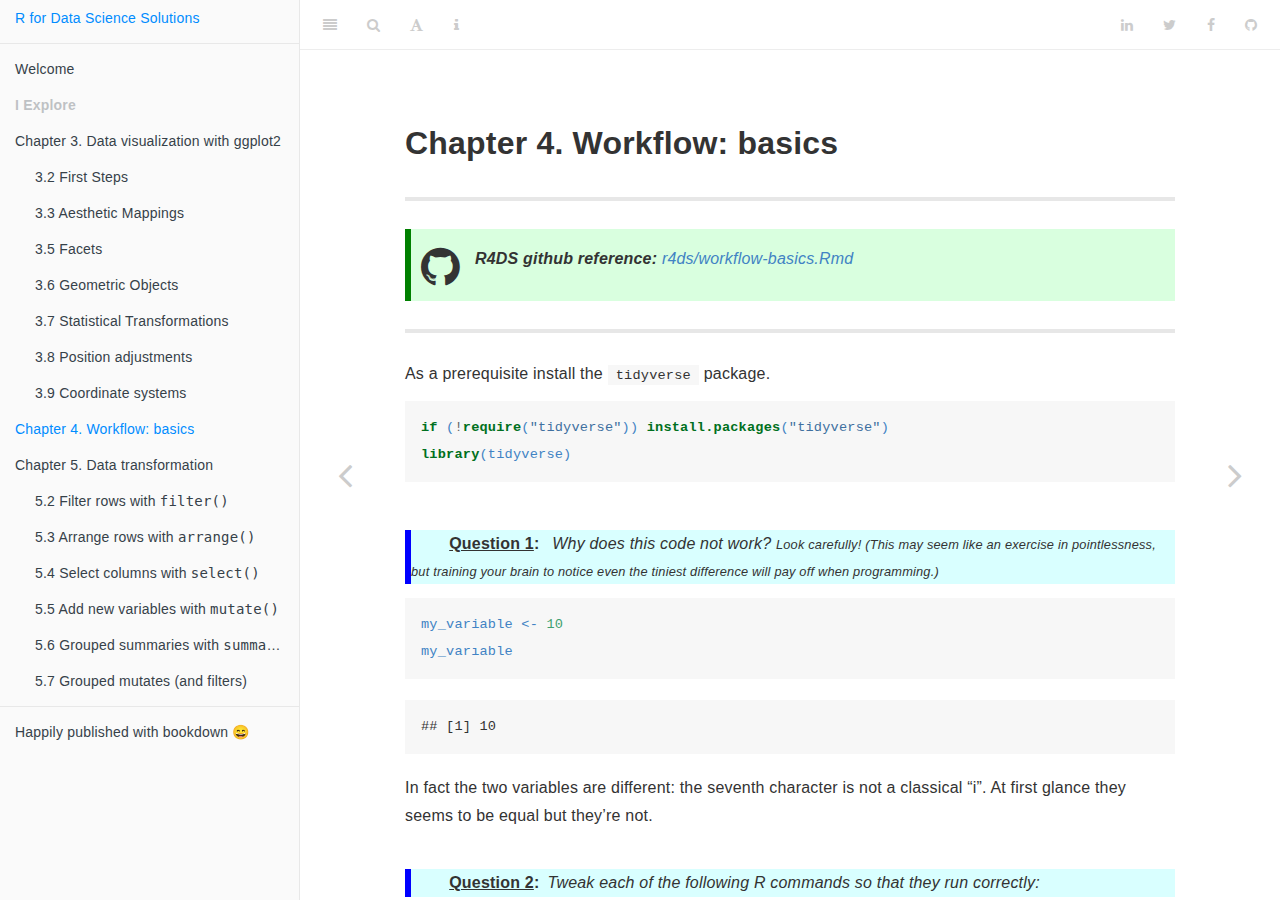
<file: docs/chapter-4-workflow-basics.html>
<!DOCTYPE html>
<html xmlns="http://www.w3.org/1999/xhtml" lang="" xml:lang="">
<head>

  <meta charset="utf-8" />
  <meta http-equiv="X-UA-Compatible" content="IE=edge" />
  <title>Chapter 4. Workflow: basics | R for Data Science Solutions</title>
  <meta name="description" content="Chapter 4. Workflow: basics | R for Data Science Solutions" />
  <meta name="generator" content="bookdown 0.14 and GitBook 2.6.7" />

  <meta property="og:title" content="Chapter 4. Workflow: basics | R for Data Science Solutions" />
  <meta property="og:type" content="book" />
  
  <meta property="og:image" content="https://alessiobenedetti.com/r4ds-solutions/cover.png" />
  
  <meta name="github-repo" content="abenedetti/r4ds-solutions" />

  <meta name="twitter:card" content="summary" />
  <meta name="twitter:title" content="Chapter 4. Workflow: basics | R for Data Science Solutions" />
  
  
  <meta name="twitter:image" content="https://alessiobenedetti.com/r4ds-solutions/cover.png" />

<meta name="author" content="Alessio Benedetti" />


<meta name="date" content="2020-04-19" />

  <meta name="viewport" content="width=device-width, initial-scale=1" />
  <meta name="apple-mobile-web-app-capable" content="yes" />
  <meta name="apple-mobile-web-app-status-bar-style" content="black" />
  
  
<link rel="prev" href="chapter-3-data-visualization-with-ggplot2.html"/>
<link rel="next" href="chapter-5-data-transformation.html"/>
<script src="libs/jquery-2.2.3/jquery.min.js"></script>
<link href="libs/gitbook-2.6.7/css/style.css" rel="stylesheet" />
<link href="libs/gitbook-2.6.7/css/plugin-table.css" rel="stylesheet" />
<link href="libs/gitbook-2.6.7/css/plugin-bookdown.css" rel="stylesheet" />
<link href="libs/gitbook-2.6.7/css/plugin-highlight.css" rel="stylesheet" />
<link href="libs/gitbook-2.6.7/css/plugin-search.css" rel="stylesheet" />
<link href="libs/gitbook-2.6.7/css/plugin-fontsettings.css" rel="stylesheet" />
<link href="libs/gitbook-2.6.7/css/plugin-clipboard.css" rel="stylesheet" />









<script src="libs/kePrint-0.0.1/kePrint.js"></script>


<style type="text/css">
a.sourceLine { display: inline-block; line-height: 1.25; }
a.sourceLine { pointer-events: none; color: inherit; text-decoration: inherit; }
a.sourceLine:empty { height: 1.2em; }
.sourceCode { overflow: visible; }
code.sourceCode { white-space: pre; position: relative; }
pre.sourceCode { margin: 0; }
@media screen {
div.sourceCode { overflow: auto; }
}
@media print {
code.sourceCode { white-space: pre-wrap; }
a.sourceLine { text-indent: -1em; padding-left: 1em; }
}
pre.numberSource a.sourceLine
  { position: relative; left: -4em; }
pre.numberSource a.sourceLine::before
  { content: attr(title);
    position: relative; left: -1em; text-align: right; vertical-align: baseline;
    border: none; pointer-events: all; display: inline-block;
    -webkit-touch-callout: none; -webkit-user-select: none;
    -khtml-user-select: none; -moz-user-select: none;
    -ms-user-select: none; user-select: none;
    padding: 0 4px; width: 4em;
    color: #aaaaaa;
  }
pre.numberSource { margin-left: 3em; border-left: 1px solid #aaaaaa;  padding-left: 4px; }
div.sourceCode
  {  }
@media screen {
a.sourceLine::before { text-decoration: underline; }
}
code span.al { color: #ff0000; font-weight: bold; } /* Alert */
code span.an { color: #60a0b0; font-weight: bold; font-style: italic; } /* Annotation */
code span.at { color: #7d9029; } /* Attribute */
code span.bn { color: #40a070; } /* BaseN */
code span.bu { } /* BuiltIn */
code span.cf { color: #007020; font-weight: bold; } /* ControlFlow */
code span.ch { color: #4070a0; } /* Char */
code span.cn { color: #880000; } /* Constant */
code span.co { color: #60a0b0; font-style: italic; } /* Comment */
code span.cv { color: #60a0b0; font-weight: bold; font-style: italic; } /* CommentVar */
code span.do { color: #ba2121; font-style: italic; } /* Documentation */
code span.dt { color: #902000; } /* DataType */
code span.dv { color: #40a070; } /* DecVal */
code span.er { color: #ff0000; font-weight: bold; } /* Error */
code span.ex { } /* Extension */
code span.fl { color: #40a070; } /* Float */
code span.fu { color: #06287e; } /* Function */
code span.im { } /* Import */
code span.in { color: #60a0b0; font-weight: bold; font-style: italic; } /* Information */
code span.kw { color: #007020; font-weight: bold; } /* Keyword */
code span.op { color: #666666; } /* Operator */
code span.ot { color: #007020; } /* Other */
code span.pp { color: #bc7a00; } /* Preprocessor */
code span.sc { color: #4070a0; } /* SpecialChar */
code span.ss { color: #bb6688; } /* SpecialString */
code span.st { color: #4070a0; } /* String */
code span.va { color: #19177c; } /* Variable */
code span.vs { color: #4070a0; } /* VerbatimString */
code span.wa { color: #60a0b0; font-weight: bold; font-style: italic; } /* Warning */
</style>

<link rel="stylesheet" href="r4ds.css" type="text/css" />
</head>

<body>



  <div class="book without-animation with-summary font-size-2 font-family-1" data-basepath=".">

    <div class="book-summary">
      <nav role="navigation">

<ul class="summary">
<li><a href="./">R for Data Science Solutions</a></li>

<li class="divider"></li>
<li class="chapter" data-level="" data-path="index.html"><a href="index.html"><i class="fa fa-check"></i>Welcome</a></li>
<li class="part"><span><b>I Explore</b></span></li>
<li class="chapter" data-level="" data-path="chapter-3-data-visualization-with-ggplot2.html"><a href="chapter-3-data-visualization-with-ggplot2.html"><i class="fa fa-check"></i>Chapter 3. Data visualization with ggplot2</a><ul>
<li class="chapter" data-level="" data-path="chapter-3-data-visualization-with-ggplot2.html"><a href="chapter-3-data-visualization-with-ggplot2.html#first-steps"><i class="fa fa-check"></i>3.2 First Steps</a></li>
<li class="chapter" data-level="" data-path="chapter-3-data-visualization-with-ggplot2.html"><a href="chapter-3-data-visualization-with-ggplot2.html#aesthetic-mappings"><i class="fa fa-check"></i>3.3 Aesthetic Mappings</a></li>
<li class="chapter" data-level="" data-path="chapter-3-data-visualization-with-ggplot2.html"><a href="chapter-3-data-visualization-with-ggplot2.html#facets"><i class="fa fa-check"></i>3.5 Facets</a></li>
<li class="chapter" data-level="" data-path="chapter-3-data-visualization-with-ggplot2.html"><a href="chapter-3-data-visualization-with-ggplot2.html#geometric-objects"><i class="fa fa-check"></i>3.6 Geometric Objects</a></li>
<li class="chapter" data-level="" data-path="chapter-3-data-visualization-with-ggplot2.html"><a href="chapter-3-data-visualization-with-ggplot2.html#statistical-transformations"><i class="fa fa-check"></i>3.7 Statistical Transformations</a></li>
<li class="chapter" data-level="" data-path="chapter-3-data-visualization-with-ggplot2.html"><a href="chapter-3-data-visualization-with-ggplot2.html#position-adjustments"><i class="fa fa-check"></i>3.8 Position adjustments</a></li>
<li class="chapter" data-level="" data-path="chapter-3-data-visualization-with-ggplot2.html"><a href="chapter-3-data-visualization-with-ggplot2.html#coordinate-systems"><i class="fa fa-check"></i>3.9 Coordinate systems</a></li>
</ul></li>
<li class="chapter" data-level="" data-path="chapter-4-workflow-basics.html"><a href="chapter-4-workflow-basics.html"><i class="fa fa-check"></i>Chapter 4. Workflow: basics</a></li>
<li class="chapter" data-level="" data-path="chapter-5-data-transformation.html"><a href="chapter-5-data-transformation.html"><i class="fa fa-check"></i>Chapter 5. Data transformation</a><ul>
<li><a href="chapter-5-data-transformation.html#filter-rows-with-filter">5.2 Filter rows with <code>filter()</code></a></li>
<li><a href="chapter-5-data-transformation.html#arrange-rows-with-arrange">5.3 Arrange rows with <code>arrange()</code></a></li>
<li><a href="chapter-5-data-transformation.html#select-columns-with-select">5.4 Select columns with <code>select()</code></a></li>
<li><a href="chapter-5-data-transformation.html#add-new-variables-with-mutate">5.5 Add new variables with <code>mutate()</code></a></li>
<li><a href="chapter-5-data-transformation.html#grouped-summaries-with-summarise">5.6 Grouped summaries with <code>summarise()</code></a></li>
<li class="chapter" data-level="" data-path="chapter-5-data-transformation.html"><a href="chapter-5-data-transformation.html#grouped-mutates-and-filters"><i class="fa fa-check"></i>5.7 Grouped mutates (and filters)</a></li>
</ul></li>
<li class="divider"></li>
<li><a href="https://github.com/rstudio/bookdown" target="blank">Happily published with bookdown &#128516</a></li>
</ul>

      </nav>
    </div>

    <div class="book-body">
      <div class="body-inner">
        <div class="book-header" role="navigation">
          <h1>
            <i class="fa fa-circle-o-notch fa-spin"></i><a href="./">R for Data Science Solutions</a>
          </h1>
        </div>

        <div class="page-wrapper" tabindex="-1" role="main">
          <div class="page-inner">

            <section class="normal" id="section-">
<div id="chapter-4.-workflow-basics" class="section level1 unnumbered">
<h1>Chapter 4. Workflow: basics</h1>
<hr>
<div class="rmdgithub">
<p>
<em><b>R4DS github reference:</b> <a href="https://github.com/hadley/r4ds/blob/master/workflow-basics.Rmd">r4ds/workflow-basics.Rmd</a></em>
</p>
</div>
<hr>
<p>As a prerequisite install the <code>tidyverse</code> package.</p>
<div class="sourceCode" id="cb53"><pre class="sourceCode r"><code class="sourceCode r"><a class="sourceLine" id="cb53-1" title="1"><span class="cf">if</span> (<span class="op">!</span><span class="kw">require</span>(<span class="st">&quot;tidyverse&quot;</span>)) <span class="kw">install.packages</span>(<span class="st">&quot;tidyverse&quot;</span>)</a>
<a class="sourceLine" id="cb53-2" title="2"><span class="kw">library</span>(tidyverse)</a></code></pre></div>
<br>
<p class="question">
<b><u>Question 1</u>:</b> <i> Why does this code not work? <small>Look carefully! (This may seem like an exercise in pointlessness, but training your brain to notice even the tiniest difference will pay off when programming.)</small></i>
</p>
<div class="sourceCode" id="cb54"><pre class="sourceCode r"><code class="sourceCode r"><a class="sourceLine" id="cb54-1" title="1">my_variable &lt;-<span class="st"> </span><span class="dv">10</span></a>
<a class="sourceLine" id="cb54-2" title="2">my_varıable</a></code></pre></div>
<pre><code>## [1] 10</code></pre>
<p>In fact the two variables are different: the seventh character is not a classical “i”. At first glance they seems to be equal but they’re not.</p>
<br>
<p class="question">
<b><u>Question 2</u>:</b><i> Tweak each of the following R commands so that they run correctly:</i>
</p>
<div class="sourceCode" id="cb56"><pre class="sourceCode r"><code class="sourceCode r"><a class="sourceLine" id="cb56-1" title="1"><span class="kw">library</span>(tidyverse)</a>
<a class="sourceLine" id="cb56-2" title="2"><span class="kw">ggplot</span>(<span class="dt">dota =</span> mpg) <span class="op">+</span><span class="st"> </span></a>
<a class="sourceLine" id="cb56-3" title="3"><span class="st">  </span><span class="kw">geom_point</span>(<span class="dt">mapping =</span> <span class="kw">aes</span>(<span class="dt">x =</span> displ, <span class="dt">y =</span> hwy))</a>
<a class="sourceLine" id="cb56-4" title="4">    </a>
<a class="sourceLine" id="cb56-5" title="5"><span class="kw">fliter</span>(mpg, <span class="dt">cyl =</span> <span class="dv">8</span>)</a>
<a class="sourceLine" id="cb56-6" title="6"><span class="kw">filter</span>(diamond, carat <span class="op">&gt;</span><span class="st"> </span><span class="dv">3</span>)</a></code></pre></div>
<p>Here’s the fixed chunk: <code>dota</code> –&gt; <code>data</code>, <code>fliter</code> –&gt; <code>filter</code>, <code>cyl = 8</code> –&gt; <code>cyl == 8</code> and <code>diamond</code> –&gt; <code>diamonds</code>.</p>
<div class="sourceCode" id="cb57"><pre class="sourceCode r"><code class="sourceCode r"><a class="sourceLine" id="cb57-1" title="1"><span class="kw">library</span>(tidyverse)</a>
<a class="sourceLine" id="cb57-2" title="2"><span class="kw">ggplot</span>(<span class="dt">data =</span> mpg) <span class="op">+</span><span class="st"> </span></a>
<a class="sourceLine" id="cb57-3" title="3"><span class="st">  </span><span class="kw">geom_point</span>(<span class="dt">mapping =</span> <span class="kw">aes</span>(<span class="dt">x =</span> displ, <span class="dt">y =</span> hwy))</a></code></pre></div>
<p><img src="r4ds-solutions_files/figure-html/chunk4-4-1.png" width="672" /></p>
<div class="sourceCode" id="cb58"><pre class="sourceCode r"><code class="sourceCode r"><a class="sourceLine" id="cb58-1" title="1"><span class="kw">filter</span>(mpg, cyl <span class="op">==</span><span class="st"> </span><span class="dv">8</span>)</a></code></pre></div>
<pre><code>## # A tibble: 70 x 11
##    manufacturer model displ  year   cyl trans drv     cty   hwy fl    class
##    &lt;chr&gt;        &lt;chr&gt; &lt;dbl&gt; &lt;int&gt; &lt;int&gt; &lt;chr&gt; &lt;chr&gt; &lt;int&gt; &lt;int&gt; &lt;chr&gt; &lt;chr&gt;
##  1 audi         a6 q~   4.2  2008     8 auto~ 4        16    23 p     mids~
##  2 chevrolet    c150~   5.3  2008     8 auto~ r        14    20 r     suv  
##  3 chevrolet    c150~   5.3  2008     8 auto~ r        11    15 e     suv  
##  4 chevrolet    c150~   5.3  2008     8 auto~ r        14    20 r     suv  
##  5 chevrolet    c150~   5.7  1999     8 auto~ r        13    17 r     suv  
##  6 chevrolet    c150~   6    2008     8 auto~ r        12    17 r     suv  
##  7 chevrolet    corv~   5.7  1999     8 manu~ r        16    26 p     2sea~
##  8 chevrolet    corv~   5.7  1999     8 auto~ r        15    23 p     2sea~
##  9 chevrolet    corv~   6.2  2008     8 manu~ r        16    26 p     2sea~
## 10 chevrolet    corv~   6.2  2008     8 auto~ r        15    25 p     2sea~
## # ... with 60 more rows</code></pre>
<div class="sourceCode" id="cb60"><pre class="sourceCode r"><code class="sourceCode r"><a class="sourceLine" id="cb60-1" title="1"><span class="kw">filter</span>(diamonds, carat <span class="op">&gt;</span><span class="st"> </span><span class="dv">3</span>)</a></code></pre></div>
<pre><code>## # A tibble: 32 x 10
##    carat cut     color clarity depth table price     x     y     z
##    &lt;dbl&gt; &lt;ord&gt;   &lt;ord&gt; &lt;ord&gt;   &lt;dbl&gt; &lt;dbl&gt; &lt;int&gt; &lt;dbl&gt; &lt;dbl&gt; &lt;dbl&gt;
##  1  3.01 Premium I     I1       62.7    58  8040  9.1   8.97  5.67
##  2  3.11 Fair    J     I1       65.9    57  9823  9.15  9.02  5.98
##  3  3.01 Premium F     I1       62.2    56  9925  9.24  9.13  5.73
##  4  3.05 Premium E     I1       60.9    58 10453  9.26  9.25  5.66
##  5  3.02 Fair    I     I1       65.2    56 10577  9.11  9.02  5.91
##  6  3.01 Fair    H     I1       56.1    62 10761  9.54  9.38  5.31
##  7  3.65 Fair    H     I1       67.1    53 11668  9.53  9.48  6.38
##  8  3.24 Premium H     I1       62.1    58 12300  9.44  9.4   5.85
##  9  3.22 Ideal   I     I1       62.6    55 12545  9.49  9.42  5.92
## 10  3.5  Ideal   H     I1       62.8    57 12587  9.65  9.59  6.03
## # ... with 22 more rows</code></pre>
<br>
<p class="question">
<b><u>Question 3</u>:</b><i> Press Alt + Shift + K. What happens? How can you get to the same place using the menus?</i>
</p>
<p>This keys combination shows the <em>Keyboard Shortcut Quick Reference</em>. The same reference can be obtained from the <em>Tools</em> menu (eight item).</p>
<p><img src="alt-shift-k.png" /></p>

</div>
            </section>

          </div>
        </div>
      </div>
<a href="chapter-3-data-visualization-with-ggplot2.html" class="navigation navigation-prev " aria-label="Previous page"><i class="fa fa-angle-left"></i></a>
<a href="chapter-5-data-transformation.html" class="navigation navigation-next " aria-label="Next page"><i class="fa fa-angle-right"></i></a>
    </div>
  </div>
<script src="libs/gitbook-2.6.7/js/app.min.js"></script>
<script src="libs/gitbook-2.6.7/js/lunr.js"></script>
<script src="libs/gitbook-2.6.7/js/clipboard.min.js"></script>
<script src="libs/gitbook-2.6.7/js/plugin-search.js"></script>
<script src="libs/gitbook-2.6.7/js/plugin-sharing.js"></script>
<script src="libs/gitbook-2.6.7/js/plugin-fontsettings.js"></script>
<script src="libs/gitbook-2.6.7/js/plugin-bookdown.js"></script>
<script src="libs/gitbook-2.6.7/js/jquery.highlight.js"></script>
<script src="libs/gitbook-2.6.7/js/plugin-clipboard.js"></script>
<script>
gitbook.require(["gitbook"], function(gitbook) {
gitbook.start({
"sharing": {
"github": true,
"facebook": true,
"twitter": true,
"google": false,
"linkedin": true,
"weibo": false,
"instapaper": false,
"vk": false,
"all": false
},
"fontsettings": {
"theme": "white",
"family": "sans",
"size": 2
},
"edit": {
"link": null,
"text": null
},
"history": {
"link": null,
"text": null
},
"download": null,
"toc": {
"collapse": "subsection"
}
});
});
</script>

</body>

</html>
</file>
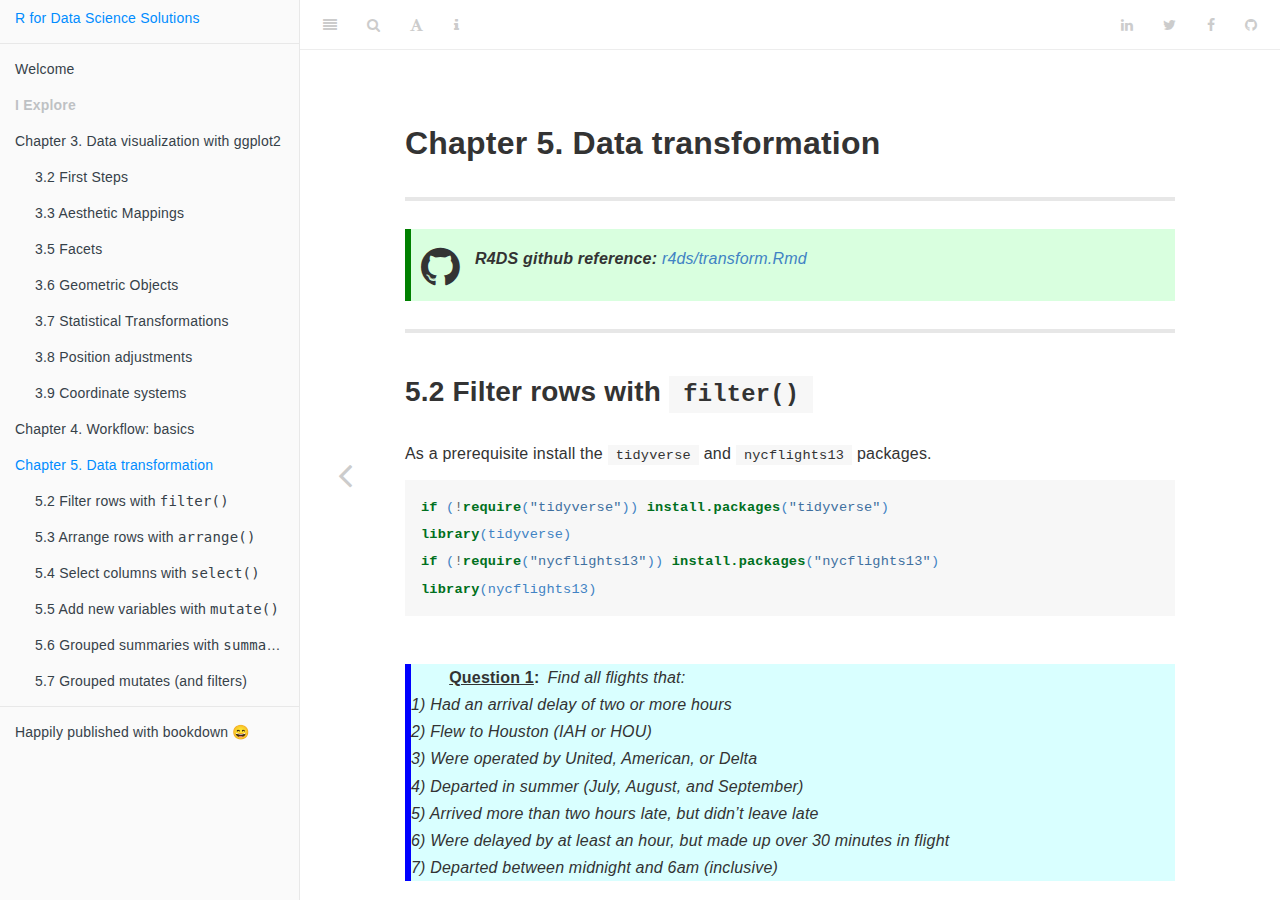
<file: docs/chapter-5-data-transformation.html>
<!DOCTYPE html>
<html xmlns="http://www.w3.org/1999/xhtml" lang="" xml:lang="">
<head>

  <meta charset="utf-8" />
  <meta http-equiv="X-UA-Compatible" content="IE=edge" />
  <title>Chapter 5. Data transformation | R for Data Science Solutions</title>
  <meta name="description" content="Chapter 5. Data transformation | R for Data Science Solutions" />
  <meta name="generator" content="bookdown 0.14 and GitBook 2.6.7" />

  <meta property="og:title" content="Chapter 5. Data transformation | R for Data Science Solutions" />
  <meta property="og:type" content="book" />
  
  <meta property="og:image" content="https://alessiobenedetti.com/r4ds-solutions/cover.png" />
  
  <meta name="github-repo" content="abenedetti/r4ds-solutions" />

  <meta name="twitter:card" content="summary" />
  <meta name="twitter:title" content="Chapter 5. Data transformation | R for Data Science Solutions" />
  
  
  <meta name="twitter:image" content="https://alessiobenedetti.com/r4ds-solutions/cover.png" />

<meta name="author" content="Alessio Benedetti" />


<meta name="date" content="2020-04-19" />

  <meta name="viewport" content="width=device-width, initial-scale=1" />
  <meta name="apple-mobile-web-app-capable" content="yes" />
  <meta name="apple-mobile-web-app-status-bar-style" content="black" />
  
  
<link rel="prev" href="chapter-4-workflow-basics.html"/>

<script src="libs/jquery-2.2.3/jquery.min.js"></script>
<link href="libs/gitbook-2.6.7/css/style.css" rel="stylesheet" />
<link href="libs/gitbook-2.6.7/css/plugin-table.css" rel="stylesheet" />
<link href="libs/gitbook-2.6.7/css/plugin-bookdown.css" rel="stylesheet" />
<link href="libs/gitbook-2.6.7/css/plugin-highlight.css" rel="stylesheet" />
<link href="libs/gitbook-2.6.7/css/plugin-search.css" rel="stylesheet" />
<link href="libs/gitbook-2.6.7/css/plugin-fontsettings.css" rel="stylesheet" />
<link href="libs/gitbook-2.6.7/css/plugin-clipboard.css" rel="stylesheet" />









<script src="libs/kePrint-0.0.1/kePrint.js"></script>


<style type="text/css">
a.sourceLine { display: inline-block; line-height: 1.25; }
a.sourceLine { pointer-events: none; color: inherit; text-decoration: inherit; }
a.sourceLine:empty { height: 1.2em; }
.sourceCode { overflow: visible; }
code.sourceCode { white-space: pre; position: relative; }
pre.sourceCode { margin: 0; }
@media screen {
div.sourceCode { overflow: auto; }
}
@media print {
code.sourceCode { white-space: pre-wrap; }
a.sourceLine { text-indent: -1em; padding-left: 1em; }
}
pre.numberSource a.sourceLine
  { position: relative; left: -4em; }
pre.numberSource a.sourceLine::before
  { content: attr(title);
    position: relative; left: -1em; text-align: right; vertical-align: baseline;
    border: none; pointer-events: all; display: inline-block;
    -webkit-touch-callout: none; -webkit-user-select: none;
    -khtml-user-select: none; -moz-user-select: none;
    -ms-user-select: none; user-select: none;
    padding: 0 4px; width: 4em;
    color: #aaaaaa;
  }
pre.numberSource { margin-left: 3em; border-left: 1px solid #aaaaaa;  padding-left: 4px; }
div.sourceCode
  {  }
@media screen {
a.sourceLine::before { text-decoration: underline; }
}
code span.al { color: #ff0000; font-weight: bold; } /* Alert */
code span.an { color: #60a0b0; font-weight: bold; font-style: italic; } /* Annotation */
code span.at { color: #7d9029; } /* Attribute */
code span.bn { color: #40a070; } /* BaseN */
code span.bu { } /* BuiltIn */
code span.cf { color: #007020; font-weight: bold; } /* ControlFlow */
code span.ch { color: #4070a0; } /* Char */
code span.cn { color: #880000; } /* Constant */
code span.co { color: #60a0b0; font-style: italic; } /* Comment */
code span.cv { color: #60a0b0; font-weight: bold; font-style: italic; } /* CommentVar */
code span.do { color: #ba2121; font-style: italic; } /* Documentation */
code span.dt { color: #902000; } /* DataType */
code span.dv { color: #40a070; } /* DecVal */
code span.er { color: #ff0000; font-weight: bold; } /* Error */
code span.ex { } /* Extension */
code span.fl { color: #40a070; } /* Float */
code span.fu { color: #06287e; } /* Function */
code span.im { } /* Import */
code span.in { color: #60a0b0; font-weight: bold; font-style: italic; } /* Information */
code span.kw { color: #007020; font-weight: bold; } /* Keyword */
code span.op { color: #666666; } /* Operator */
code span.ot { color: #007020; } /* Other */
code span.pp { color: #bc7a00; } /* Preprocessor */
code span.sc { color: #4070a0; } /* SpecialChar */
code span.ss { color: #bb6688; } /* SpecialString */
code span.st { color: #4070a0; } /* String */
code span.va { color: #19177c; } /* Variable */
code span.vs { color: #4070a0; } /* VerbatimString */
code span.wa { color: #60a0b0; font-weight: bold; font-style: italic; } /* Warning */
</style>

<link rel="stylesheet" href="r4ds.css" type="text/css" />
</head>

<body>



  <div class="book without-animation with-summary font-size-2 font-family-1" data-basepath=".">

    <div class="book-summary">
      <nav role="navigation">

<ul class="summary">
<li><a href="./">R for Data Science Solutions</a></li>

<li class="divider"></li>
<li class="chapter" data-level="" data-path="index.html"><a href="index.html"><i class="fa fa-check"></i>Welcome</a></li>
<li class="part"><span><b>I Explore</b></span></li>
<li class="chapter" data-level="" data-path="chapter-3-data-visualization-with-ggplot2.html"><a href="chapter-3-data-visualization-with-ggplot2.html"><i class="fa fa-check"></i>Chapter 3. Data visualization with ggplot2</a><ul>
<li class="chapter" data-level="" data-path="chapter-3-data-visualization-with-ggplot2.html"><a href="chapter-3-data-visualization-with-ggplot2.html#first-steps"><i class="fa fa-check"></i>3.2 First Steps</a></li>
<li class="chapter" data-level="" data-path="chapter-3-data-visualization-with-ggplot2.html"><a href="chapter-3-data-visualization-with-ggplot2.html#aesthetic-mappings"><i class="fa fa-check"></i>3.3 Aesthetic Mappings</a></li>
<li class="chapter" data-level="" data-path="chapter-3-data-visualization-with-ggplot2.html"><a href="chapter-3-data-visualization-with-ggplot2.html#facets"><i class="fa fa-check"></i>3.5 Facets</a></li>
<li class="chapter" data-level="" data-path="chapter-3-data-visualization-with-ggplot2.html"><a href="chapter-3-data-visualization-with-ggplot2.html#geometric-objects"><i class="fa fa-check"></i>3.6 Geometric Objects</a></li>
<li class="chapter" data-level="" data-path="chapter-3-data-visualization-with-ggplot2.html"><a href="chapter-3-data-visualization-with-ggplot2.html#statistical-transformations"><i class="fa fa-check"></i>3.7 Statistical Transformations</a></li>
<li class="chapter" data-level="" data-path="chapter-3-data-visualization-with-ggplot2.html"><a href="chapter-3-data-visualization-with-ggplot2.html#position-adjustments"><i class="fa fa-check"></i>3.8 Position adjustments</a></li>
<li class="chapter" data-level="" data-path="chapter-3-data-visualization-with-ggplot2.html"><a href="chapter-3-data-visualization-with-ggplot2.html#coordinate-systems"><i class="fa fa-check"></i>3.9 Coordinate systems</a></li>
</ul></li>
<li class="chapter" data-level="" data-path="chapter-4-workflow-basics.html"><a href="chapter-4-workflow-basics.html"><i class="fa fa-check"></i>Chapter 4. Workflow: basics</a></li>
<li class="chapter" data-level="" data-path="chapter-5-data-transformation.html"><a href="chapter-5-data-transformation.html"><i class="fa fa-check"></i>Chapter 5. Data transformation</a><ul>
<li><a href="chapter-5-data-transformation.html#filter-rows-with-filter">5.2 Filter rows with <code>filter()</code></a></li>
<li><a href="chapter-5-data-transformation.html#arrange-rows-with-arrange">5.3 Arrange rows with <code>arrange()</code></a></li>
<li><a href="chapter-5-data-transformation.html#select-columns-with-select">5.4 Select columns with <code>select()</code></a></li>
<li><a href="chapter-5-data-transformation.html#add-new-variables-with-mutate">5.5 Add new variables with <code>mutate()</code></a></li>
<li><a href="chapter-5-data-transformation.html#grouped-summaries-with-summarise">5.6 Grouped summaries with <code>summarise()</code></a></li>
<li class="chapter" data-level="" data-path="chapter-5-data-transformation.html"><a href="chapter-5-data-transformation.html#grouped-mutates-and-filters"><i class="fa fa-check"></i>5.7 Grouped mutates (and filters)</a></li>
</ul></li>
<li class="divider"></li>
<li><a href="https://github.com/rstudio/bookdown" target="blank">Happily published with bookdown &#128516</a></li>
</ul>

      </nav>
    </div>

    <div class="book-body">
      <div class="body-inner">
        <div class="book-header" role="navigation">
          <h1>
            <i class="fa fa-circle-o-notch fa-spin"></i><a href="./">R for Data Science Solutions</a>
          </h1>
        </div>

        <div class="page-wrapper" tabindex="-1" role="main">
          <div class="page-inner">

            <section class="normal" id="section-">
<div id="chapter-5.-data-transformation" class="section level1 unnumbered">
<h1>Chapter 5. Data transformation</h1>
<hr>
<div class="rmdgithub">
<p>
<em><b>R4DS github reference:</b> <a href="https://github.com/hadley/r4ds/blob/master/transform.Rmd">r4ds/transform.Rmd</a></em>
</p>
</div>
<hr>
<div id="filter-rows-with-filter" class="section level2 unnumbered">
<h2>5.2 Filter rows with <code>filter()</code></h2>
<p>As a prerequisite install the <code>tidyverse</code> and <code>nycflights13</code> packages.</p>
<div class="sourceCode" id="cb62"><pre class="sourceCode r"><code class="sourceCode r"><a class="sourceLine" id="cb62-1" title="1"><span class="cf">if</span> (<span class="op">!</span><span class="kw">require</span>(<span class="st">&quot;tidyverse&quot;</span>)) <span class="kw">install.packages</span>(<span class="st">&quot;tidyverse&quot;</span>)</a>
<a class="sourceLine" id="cb62-2" title="2"><span class="kw">library</span>(tidyverse)</a>
<a class="sourceLine" id="cb62-3" title="3"><span class="cf">if</span> (<span class="op">!</span><span class="kw">require</span>(<span class="st">&quot;nycflights13&quot;</span>)) <span class="kw">install.packages</span>(<span class="st">&quot;nycflights13&quot;</span>)</a>
<a class="sourceLine" id="cb62-4" title="4"><span class="kw">library</span>(nycflights13)</a></code></pre></div>
<br>
<p class="question">
<b><u>Question 1</u>:</b><i> Find all flights that:<br>1) Had an arrival delay of two or more hours<br>2) Flew to Houston (IAH or HOU)<br>3) Were operated by United, American, or Delta<br>4) Departed in summer (July, August, and September)<br>5) Arrived more than two hours late, but didn’t leave late<br>6) Were delayed by at least an hour, but made up over 30 minutes in flight<br>7) Departed between midnight and 6am (inclusive)<br></i>
</p>
<p><b>Part 1) Pay attention to the fact that <code>arr_delay</code> is measured in minutes.</b></p>
<div class="sourceCode" id="cb63"><pre class="sourceCode r"><code class="sourceCode r"><a class="sourceLine" id="cb63-1" title="1"><span class="kw">filter</span>(flights, arr_delay <span class="op">&gt;=</span><span class="st"> </span><span class="dv">120</span>) <span class="co">#1)</span></a></code></pre></div>
<pre><code>## # A tibble: 10,200 x 19
##     year month   day dep_time sched_dep_time dep_delay arr_time
##    &lt;int&gt; &lt;int&gt; &lt;int&gt;    &lt;int&gt;          &lt;int&gt;     &lt;dbl&gt;    &lt;int&gt;
##  1  2013     1     1      811            630       101     1047
##  2  2013     1     1      848           1835       853     1001
##  3  2013     1     1      957            733       144     1056
##  4  2013     1     1     1114            900       134     1447
##  5  2013     1     1     1505           1310       115     1638
##  6  2013     1     1     1525           1340       105     1831
##  7  2013     1     1     1549           1445        64     1912
##  8  2013     1     1     1558           1359       119     1718
##  9  2013     1     1     1732           1630        62     2028
## 10  2013     1     1     1803           1620       103     2008
## # ... with 10,190 more rows, and 12 more variables: sched_arr_time &lt;int&gt;,
## #   arr_delay &lt;dbl&gt;, carrier &lt;chr&gt;, flight &lt;int&gt;, tailnum &lt;chr&gt;,
## #   origin &lt;chr&gt;, dest &lt;chr&gt;, air_time &lt;dbl&gt;, distance &lt;dbl&gt;, hour &lt;dbl&gt;,
## #   minute &lt;dbl&gt;, time_hour &lt;dttm&gt;</code></pre>
<p><b>Part 2)</b></p>
<div class="sourceCode" id="cb65"><pre class="sourceCode r"><code class="sourceCode r"><a class="sourceLine" id="cb65-1" title="1"><span class="kw">filter</span>(flights, dest <span class="op">==</span><span class="st"> &#39;IAH&#39;</span> <span class="op">|</span><span class="st"> </span>dest <span class="op">==</span><span class="st"> &#39;HOU&#39;</span>) <span class="co">#2)</span></a></code></pre></div>
<pre><code>## # A tibble: 9,313 x 19
##     year month   day dep_time sched_dep_time dep_delay arr_time
##    &lt;int&gt; &lt;int&gt; &lt;int&gt;    &lt;int&gt;          &lt;int&gt;     &lt;dbl&gt;    &lt;int&gt;
##  1  2013     1     1      517            515         2      830
##  2  2013     1     1      533            529         4      850
##  3  2013     1     1      623            627        -4      933
##  4  2013     1     1      728            732        -4     1041
##  5  2013     1     1      739            739         0     1104
##  6  2013     1     1      908            908         0     1228
##  7  2013     1     1     1028           1026         2     1350
##  8  2013     1     1     1044           1045        -1     1352
##  9  2013     1     1     1114            900       134     1447
## 10  2013     1     1     1205           1200         5     1503
## # ... with 9,303 more rows, and 12 more variables: sched_arr_time &lt;int&gt;,
## #   arr_delay &lt;dbl&gt;, carrier &lt;chr&gt;, flight &lt;int&gt;, tailnum &lt;chr&gt;,
## #   origin &lt;chr&gt;, dest &lt;chr&gt;, air_time &lt;dbl&gt;, distance &lt;dbl&gt;, hour &lt;dbl&gt;,
## #   minute &lt;dbl&gt;, time_hour &lt;dttm&gt;</code></pre>
<p><b>Part 3)</b></p>
<div class="sourceCode" id="cb67"><pre class="sourceCode r"><code class="sourceCode r"><a class="sourceLine" id="cb67-1" title="1"><span class="kw">filter</span>(flights, carrier <span class="op">==</span><span class="st"> &#39;UA&#39;</span> <span class="op">|</span><span class="st"> </span>carrier <span class="op">==</span><span class="st"> &#39;AA&#39;</span> <span class="op">|</span><span class="st"> </span>carrier <span class="op">==</span><span class="st"> &#39;DL&#39;</span>) <span class="co">#3</span></a></code></pre></div>
<pre><code>## # A tibble: 139,504 x 19
##     year month   day dep_time sched_dep_time dep_delay arr_time
##    &lt;int&gt; &lt;int&gt; &lt;int&gt;    &lt;int&gt;          &lt;int&gt;     &lt;dbl&gt;    &lt;int&gt;
##  1  2013     1     1      517            515         2      830
##  2  2013     1     1      533            529         4      850
##  3  2013     1     1      542            540         2      923
##  4  2013     1     1      554            600        -6      812
##  5  2013     1     1      554            558        -4      740
##  6  2013     1     1      558            600        -2      753
##  7  2013     1     1      558            600        -2      924
##  8  2013     1     1      558            600        -2      923
##  9  2013     1     1      559            600        -1      941
## 10  2013     1     1      559            600        -1      854
## # ... with 139,494 more rows, and 12 more variables: sched_arr_time &lt;int&gt;,
## #   arr_delay &lt;dbl&gt;, carrier &lt;chr&gt;, flight &lt;int&gt;, tailnum &lt;chr&gt;,
## #   origin &lt;chr&gt;, dest &lt;chr&gt;, air_time &lt;dbl&gt;, distance &lt;dbl&gt;, hour &lt;dbl&gt;,
## #   minute &lt;dbl&gt;, time_hour &lt;dttm&gt;</code></pre>
<p><b>Part 4)</b></p>
<div class="sourceCode" id="cb69"><pre class="sourceCode r"><code class="sourceCode r"><a class="sourceLine" id="cb69-1" title="1"><span class="kw">filter</span>(flights, month <span class="op">%in%</span><span class="st"> </span><span class="kw">c</span>(<span class="dv">7</span>,<span class="dv">8</span>,<span class="dv">9</span>)) <span class="co">#4</span></a></code></pre></div>
<pre><code>## # A tibble: 86,326 x 19
##     year month   day dep_time sched_dep_time dep_delay arr_time
##    &lt;int&gt; &lt;int&gt; &lt;int&gt;    &lt;int&gt;          &lt;int&gt;     &lt;dbl&gt;    &lt;int&gt;
##  1  2013     7     1        1           2029       212      236
##  2  2013     7     1        2           2359         3      344
##  3  2013     7     1       29           2245       104      151
##  4  2013     7     1       43           2130       193      322
##  5  2013     7     1       44           2150       174      300
##  6  2013     7     1       46           2051       235      304
##  7  2013     7     1       48           2001       287      308
##  8  2013     7     1       58           2155       183      335
##  9  2013     7     1      100           2146       194      327
## 10  2013     7     1      100           2245       135      337
## # ... with 86,316 more rows, and 12 more variables: sched_arr_time &lt;int&gt;,
## #   arr_delay &lt;dbl&gt;, carrier &lt;chr&gt;, flight &lt;int&gt;, tailnum &lt;chr&gt;,
## #   origin &lt;chr&gt;, dest &lt;chr&gt;, air_time &lt;dbl&gt;, distance &lt;dbl&gt;, hour &lt;dbl&gt;,
## #   minute &lt;dbl&gt;, time_hour &lt;dttm&gt;</code></pre>
<p><b>Part 5) Again <code>arr_delay</code> and <code>dep_delay</code> are measured in minutes.</b></p>
<div class="sourceCode" id="cb71"><pre class="sourceCode r"><code class="sourceCode r"><a class="sourceLine" id="cb71-1" title="1"><span class="kw">filter</span>(flights, arr_delay <span class="op">&gt;</span><span class="st"> </span><span class="dv">120</span> <span class="op">&amp;</span><span class="st"> </span>dep_delay <span class="op">&lt;=</span><span class="st"> </span><span class="dv">0</span>) <span class="co">#5</span></a></code></pre></div>
<pre><code>## # A tibble: 29 x 19
##     year month   day dep_time sched_dep_time dep_delay arr_time
##    &lt;int&gt; &lt;int&gt; &lt;int&gt;    &lt;int&gt;          &lt;int&gt;     &lt;dbl&gt;    &lt;int&gt;
##  1  2013     1    27     1419           1420        -1     1754
##  2  2013    10     7     1350           1350         0     1736
##  3  2013    10     7     1357           1359        -2     1858
##  4  2013    10    16      657            700        -3     1258
##  5  2013    11     1      658            700        -2     1329
##  6  2013     3    18     1844           1847        -3       39
##  7  2013     4    17     1635           1640        -5     2049
##  8  2013     4    18      558            600        -2     1149
##  9  2013     4    18      655            700        -5     1213
## 10  2013     5    22     1827           1830        -3     2217
## # ... with 19 more rows, and 12 more variables: sched_arr_time &lt;int&gt;,
## #   arr_delay &lt;dbl&gt;, carrier &lt;chr&gt;, flight &lt;int&gt;, tailnum &lt;chr&gt;,
## #   origin &lt;chr&gt;, dest &lt;chr&gt;, air_time &lt;dbl&gt;, distance &lt;dbl&gt;, hour &lt;dbl&gt;,
## #   minute &lt;dbl&gt;, time_hour &lt;dttm&gt;</code></pre>
<p><b>Part 6) Making up over 30 minutes during flight, means that with respect of <code>dep_delay</code> the <code>arr_delay</code> is at least 30 minutes less, therefore <code>arr_delay &lt; dep_delay - 30</code>.</b></p>
<div class="sourceCode" id="cb73"><pre class="sourceCode r"><code class="sourceCode r"><a class="sourceLine" id="cb73-1" title="1"><span class="kw">filter</span>(flights, dep_delay <span class="op">&gt;=</span><span class="st"> </span><span class="dv">60</span> <span class="op">&amp;</span><span class="st"> </span>(dep_delay <span class="op">-</span><span class="st"> </span>arr_delay <span class="op">&gt;</span><span class="st"> </span><span class="dv">30</span>)) <span class="co">#6</span></a></code></pre></div>
<pre><code>## # A tibble: 1,844 x 19
##     year month   day dep_time sched_dep_time dep_delay arr_time
##    &lt;int&gt; &lt;int&gt; &lt;int&gt;    &lt;int&gt;          &lt;int&gt;     &lt;dbl&gt;    &lt;int&gt;
##  1  2013     1     1     2205           1720       285       46
##  2  2013     1     1     2326           2130       116      131
##  3  2013     1     3     1503           1221       162     1803
##  4  2013     1     3     1839           1700        99     2056
##  5  2013     1     3     1850           1745        65     2148
##  6  2013     1     3     1941           1759       102     2246
##  7  2013     1     3     1950           1845        65     2228
##  8  2013     1     3     2015           1915        60     2135
##  9  2013     1     3     2257           2000       177       45
## 10  2013     1     4     1917           1700       137     2135
## # ... with 1,834 more rows, and 12 more variables: sched_arr_time &lt;int&gt;,
## #   arr_delay &lt;dbl&gt;, carrier &lt;chr&gt;, flight &lt;int&gt;, tailnum &lt;chr&gt;,
## #   origin &lt;chr&gt;, dest &lt;chr&gt;, air_time &lt;dbl&gt;, distance &lt;dbl&gt;, hour &lt;dbl&gt;,
## #   minute &lt;dbl&gt;, time_hour &lt;dttm&gt;</code></pre>
<p><b>Part 7) Pay attention to the fact that midnight is represented by <code>2400</code> and not <code>0</code>.</b></p>
<div class="sourceCode" id="cb75"><pre class="sourceCode r"><code class="sourceCode r"><a class="sourceLine" id="cb75-1" title="1"><span class="kw">filter</span>(flights, dep_time <span class="op">==</span><span class="st"> </span><span class="dv">2400</span> <span class="op">|</span><span class="st"> </span>dep_time <span class="op">&lt;=</span><span class="st"> </span><span class="dv">600</span>) <span class="co">#7</span></a></code></pre></div>
<pre><code>## # A tibble: 9,373 x 19
##     year month   day dep_time sched_dep_time dep_delay arr_time
##    &lt;int&gt; &lt;int&gt; &lt;int&gt;    &lt;int&gt;          &lt;int&gt;     &lt;dbl&gt;    &lt;int&gt;
##  1  2013     1     1      517            515         2      830
##  2  2013     1     1      533            529         4      850
##  3  2013     1     1      542            540         2      923
##  4  2013     1     1      544            545        -1     1004
##  5  2013     1     1      554            600        -6      812
##  6  2013     1     1      554            558        -4      740
##  7  2013     1     1      555            600        -5      913
##  8  2013     1     1      557            600        -3      709
##  9  2013     1     1      557            600        -3      838
## 10  2013     1     1      558            600        -2      753
## # ... with 9,363 more rows, and 12 more variables: sched_arr_time &lt;int&gt;,
## #   arr_delay &lt;dbl&gt;, carrier &lt;chr&gt;, flight &lt;int&gt;, tailnum &lt;chr&gt;,
## #   origin &lt;chr&gt;, dest &lt;chr&gt;, air_time &lt;dbl&gt;, distance &lt;dbl&gt;, hour &lt;dbl&gt;,
## #   minute &lt;dbl&gt;, time_hour &lt;dttm&gt;</code></pre>
<br>
<p class="question">
<b><u>Question 2</u>:</b><i> Another useful <code>dplyr</code> filtering helper is <code>between()</code>. What does it do? Can you use it to simplify the code needed to answer the previous challenges?</i>
</p>
<p><code>between()</code> helper is a shortcut for <code>x &gt;= left</code> &amp; <code>x &lt;= right</code>. For instance for Part 4 of previous question we could have used:</p>
<div class="sourceCode" id="cb77"><pre class="sourceCode r"><code class="sourceCode r"><a class="sourceLine" id="cb77-1" title="1"><span class="kw">filter</span>(flights, <span class="kw">between</span>(month, <span class="dv">7</span>, <span class="dv">9</span>)) <span class="co">#4 alternate  </span></a></code></pre></div>
<pre><code>## # A tibble: 86,326 x 19
##     year month   day dep_time sched_dep_time dep_delay arr_time
##    &lt;int&gt; &lt;int&gt; &lt;int&gt;    &lt;int&gt;          &lt;int&gt;     &lt;dbl&gt;    &lt;int&gt;
##  1  2013     7     1        1           2029       212      236
##  2  2013     7     1        2           2359         3      344
##  3  2013     7     1       29           2245       104      151
##  4  2013     7     1       43           2130       193      322
##  5  2013     7     1       44           2150       174      300
##  6  2013     7     1       46           2051       235      304
##  7  2013     7     1       48           2001       287      308
##  8  2013     7     1       58           2155       183      335
##  9  2013     7     1      100           2146       194      327
## 10  2013     7     1      100           2245       135      337
## # ... with 86,316 more rows, and 12 more variables: sched_arr_time &lt;int&gt;,
## #   arr_delay &lt;dbl&gt;, carrier &lt;chr&gt;, flight &lt;int&gt;, tailnum &lt;chr&gt;,
## #   origin &lt;chr&gt;, dest &lt;chr&gt;, air_time &lt;dbl&gt;, distance &lt;dbl&gt;, hour &lt;dbl&gt;,
## #   minute &lt;dbl&gt;, time_hour &lt;dttm&gt;</code></pre>
<br>
<p class="question">
<b><u>Question 3</u>:</b><i> How many flights have a missing <code>dep_time</code>? What other variables are missing? What might these rows represent?</i>
</p>
<p>We can use the <code>is.na</code> function:</p>
<div class="sourceCode" id="cb79"><pre class="sourceCode r"><code class="sourceCode r"><a class="sourceLine" id="cb79-1" title="1"><span class="kw">filter</span>(flights, <span class="kw">is.na</span>(dep_time))</a></code></pre></div>
<pre><code>## # A tibble: 8,255 x 19
##     year month   day dep_time sched_dep_time dep_delay arr_time
##    &lt;int&gt; &lt;int&gt; &lt;int&gt;    &lt;int&gt;          &lt;int&gt;     &lt;dbl&gt;    &lt;int&gt;
##  1  2013     1     1       NA           1630        NA       NA
##  2  2013     1     1       NA           1935        NA       NA
##  3  2013     1     1       NA           1500        NA       NA
##  4  2013     1     1       NA            600        NA       NA
##  5  2013     1     2       NA           1540        NA       NA
##  6  2013     1     2       NA           1620        NA       NA
##  7  2013     1     2       NA           1355        NA       NA
##  8  2013     1     2       NA           1420        NA       NA
##  9  2013     1     2       NA           1321        NA       NA
## 10  2013     1     2       NA           1545        NA       NA
## # ... with 8,245 more rows, and 12 more variables: sched_arr_time &lt;int&gt;,
## #   arr_delay &lt;dbl&gt;, carrier &lt;chr&gt;, flight &lt;int&gt;, tailnum &lt;chr&gt;,
## #   origin &lt;chr&gt;, dest &lt;chr&gt;, air_time &lt;dbl&gt;, distance &lt;dbl&gt;, hour &lt;dbl&gt;,
## #   minute &lt;dbl&gt;, time_hour &lt;dttm&gt;</code></pre>
<p>8255 rows show a missing <code>dep_time</code> as well as a missing <code>arr_time</code>. Probably they are cancelled flights.</p>
<br>
<p class="question">
<b><u>Question 4</u>:</b><i> Why is <code>NA ^ 0</code> not missing? Why is <code>NA | TRUE</code> not missing? Why is <code>FALSE &amp; NA</code> not missing? Can you figure out the general rule? ( <code>NA * 0</code> is a tricky counterexample!)</i>
</p>
<p><code>NA ^ 0</code> is equal to 1, as every number raised to the 0th power is 1. <code>NA | TRUE</code> is true, as logical <em>or</em> expression with a true term is always true. Similarly <code>FALSE &amp; NA</code> is false, as logical <em>and</em> expression with a false term is always false. Finally <code>NA * 0</code> is not defined since arithmetic operators in an <code>NA</code> expression lead to a <em>not a number</em> result.</p>
<p>Here’s tha calculated expressions:</p>
<div class="sourceCode" id="cb81"><pre class="sourceCode r"><code class="sourceCode r"><a class="sourceLine" id="cb81-1" title="1"><span class="ot">NA</span><span class="op">^</span><span class="dv">0</span></a></code></pre></div>
<pre><code>## [1] 1</code></pre>
<div class="sourceCode" id="cb83"><pre class="sourceCode r"><code class="sourceCode r"><a class="sourceLine" id="cb83-1" title="1"><span class="ot">NA</span> <span class="op">|</span><span class="st"> </span><span class="ot">TRUE</span></a></code></pre></div>
<pre><code>## [1] TRUE</code></pre>
<div class="sourceCode" id="cb85"><pre class="sourceCode r"><code class="sourceCode r"><a class="sourceLine" id="cb85-1" title="1"><span class="ot">NA</span> <span class="op">&amp;</span><span class="st"> </span><span class="ot">FALSE</span></a></code></pre></div>
<pre><code>## [1] FALSE</code></pre>
<div class="sourceCode" id="cb87"><pre class="sourceCode r"><code class="sourceCode r"><a class="sourceLine" id="cb87-1" title="1"><span class="ot">NA</span> <span class="op">*</span><span class="st"> </span><span class="dv">0</span></a></code></pre></div>
<pre><code>## [1] NA</code></pre>
<div class="sourceCode" id="cb89"><pre class="sourceCode r"><code class="sourceCode r"><a class="sourceLine" id="cb89-1" title="1"><span class="ot">NA</span> <span class="op">+</span><span class="st"> </span><span class="dv">0</span></a></code></pre></div>
<pre><code>## [1] NA</code></pre>
</div>
<div id="arrange-rows-with-arrange" class="section level2 unnumbered">
<h2>5.3 Arrange rows with <code>arrange()</code></h2>
<br>
<p class="question">
<b><u>Question 1</u>:</b><i> How could you use <code>arrange()</code> to sort all missing values to the start? (Hint: use <code>is.na()</code>).</i>
</p>
<p>Since the missing values are always sorted at the end, despite the use of the <code>desc</code> function, we can use the <code>is.na</code> function to specify a vector of booleans and then apply the <code>desc</code> function. Let’s consider the <code>dep_time</code> column:</p>
<div class="sourceCode" id="cb91"><pre class="sourceCode r"><code class="sourceCode r"><a class="sourceLine" id="cb91-1" title="1"><span class="kw">arrange</span>(flights, <span class="kw">desc</span>(<span class="kw">is.na</span>(dep_time)))</a></code></pre></div>
<pre><code>## # A tibble: 336,776 x 19
##     year month   day dep_time sched_dep_time dep_delay arr_time
##    &lt;int&gt; &lt;int&gt; &lt;int&gt;    &lt;int&gt;          &lt;int&gt;     &lt;dbl&gt;    &lt;int&gt;
##  1  2013     1     1       NA           1630        NA       NA
##  2  2013     1     1       NA           1935        NA       NA
##  3  2013     1     1       NA           1500        NA       NA
##  4  2013     1     1       NA            600        NA       NA
##  5  2013     1     2       NA           1540        NA       NA
##  6  2013     1     2       NA           1620        NA       NA
##  7  2013     1     2       NA           1355        NA       NA
##  8  2013     1     2       NA           1420        NA       NA
##  9  2013     1     2       NA           1321        NA       NA
## 10  2013     1     2       NA           1545        NA       NA
## # ... with 336,766 more rows, and 12 more variables: sched_arr_time &lt;int&gt;,
## #   arr_delay &lt;dbl&gt;, carrier &lt;chr&gt;, flight &lt;int&gt;, tailnum &lt;chr&gt;,
## #   origin &lt;chr&gt;, dest &lt;chr&gt;, air_time &lt;dbl&gt;, distance &lt;dbl&gt;, hour &lt;dbl&gt;,
## #   minute &lt;dbl&gt;, time_hour &lt;dttm&gt;</code></pre>
<p>As a check we can look at the last few values:</p>
<div class="sourceCode" id="cb93"><pre class="sourceCode r"><code class="sourceCode r"><a class="sourceLine" id="cb93-1" title="1"><span class="kw">tail</span>(<span class="kw">arrange</span>(flights, <span class="kw">desc</span>(<span class="kw">is.na</span>(dep_time))))</a></code></pre></div>
<pre><code>## # A tibble: 6 x 19
##    year month   day dep_time sched_dep_time dep_delay arr_time
##   &lt;int&gt; &lt;int&gt; &lt;int&gt;    &lt;int&gt;          &lt;int&gt;     &lt;dbl&gt;    &lt;int&gt;
## 1  2013     9    30     2237           2245        -8     2345
## 2  2013     9    30     2240           2245        -5     2334
## 3  2013     9    30     2240           2250       -10     2347
## 4  2013     9    30     2241           2246        -5     2345
## 5  2013     9    30     2307           2255        12     2359
## 6  2013     9    30     2349           2359       -10      325
## # ... with 12 more variables: sched_arr_time &lt;int&gt;, arr_delay &lt;dbl&gt;,
## #   carrier &lt;chr&gt;, flight &lt;int&gt;, tailnum &lt;chr&gt;, origin &lt;chr&gt;, dest &lt;chr&gt;,
## #   air_time &lt;dbl&gt;, distance &lt;dbl&gt;, hour &lt;dbl&gt;, minute &lt;dbl&gt;,
## #   time_hour &lt;dttm&gt;</code></pre>
<br>
<p class="question">
<b><u>Question 2</u>:</b><i> Sort <code>flights</code> to find the most delayed flights. Find the flights that left earliest.</i>
</p>
<p>From the documentation we know that <code>dep_delay</code> and <code>arr_delay</code> are departure and arrival delays, in minutes. And that negative times represent early departures/arrivals. We can build a total delay value by summing these two values and sort the dataframe accordingly.</p>
<div class="sourceCode" id="cb95"><pre class="sourceCode r"><code class="sourceCode r"><a class="sourceLine" id="cb95-1" title="1"><span class="kw">arrange</span>(flights, <span class="kw">desc</span>(dep_delay <span class="op">+</span><span class="st"> </span>arr_delay))</a></code></pre></div>
<pre><code>## # A tibble: 336,776 x 19
##     year month   day dep_time sched_dep_time dep_delay arr_time
##    &lt;int&gt; &lt;int&gt; &lt;int&gt;    &lt;int&gt;          &lt;int&gt;     &lt;dbl&gt;    &lt;int&gt;
##  1  2013     1     9      641            900      1301     1242
##  2  2013     6    15     1432           1935      1137     1607
##  3  2013     1    10     1121           1635      1126     1239
##  4  2013     9    20     1139           1845      1014     1457
##  5  2013     7    22      845           1600      1005     1044
##  6  2013     4    10     1100           1900       960     1342
##  7  2013     3    17     2321            810       911      135
##  8  2013     7    22     2257            759       898      121
##  9  2013    12     5      756           1700       896     1058
## 10  2013     5     3     1133           2055       878     1250
## # ... with 336,766 more rows, and 12 more variables: sched_arr_time &lt;int&gt;,
## #   arr_delay &lt;dbl&gt;, carrier &lt;chr&gt;, flight &lt;int&gt;, tailnum &lt;chr&gt;,
## #   origin &lt;chr&gt;, dest &lt;chr&gt;, air_time &lt;dbl&gt;, distance &lt;dbl&gt;, hour &lt;dbl&gt;,
## #   minute &lt;dbl&gt;, time_hour &lt;dttm&gt;</code></pre>
<p>By sorting in ascending order on the <code>dep_delay</code> we’re then able to see the flights that left earlier:</p>
<div class="sourceCode" id="cb97"><pre class="sourceCode r"><code class="sourceCode r"><a class="sourceLine" id="cb97-1" title="1"><span class="kw">arrange</span>(flights, dep_delay)</a></code></pre></div>
<pre><code>## # A tibble: 336,776 x 19
##     year month   day dep_time sched_dep_time dep_delay arr_time
##    &lt;int&gt; &lt;int&gt; &lt;int&gt;    &lt;int&gt;          &lt;int&gt;     &lt;dbl&gt;    &lt;int&gt;
##  1  2013    12     7     2040           2123       -43       40
##  2  2013     2     3     2022           2055       -33     2240
##  3  2013    11    10     1408           1440       -32     1549
##  4  2013     1    11     1900           1930       -30     2233
##  5  2013     1    29     1703           1730       -27     1947
##  6  2013     8     9      729            755       -26     1002
##  7  2013    10    23     1907           1932       -25     2143
##  8  2013     3    30     2030           2055       -25     2213
##  9  2013     3     2     1431           1455       -24     1601
## 10  2013     5     5      934            958       -24     1225
## # ... with 336,766 more rows, and 12 more variables: sched_arr_time &lt;int&gt;,
## #   arr_delay &lt;dbl&gt;, carrier &lt;chr&gt;, flight &lt;int&gt;, tailnum &lt;chr&gt;,
## #   origin &lt;chr&gt;, dest &lt;chr&gt;, air_time &lt;dbl&gt;, distance &lt;dbl&gt;, hour &lt;dbl&gt;,
## #   minute &lt;dbl&gt;, time_hour &lt;dttm&gt;</code></pre>
<br>
<p class="question">
<b><u>Question 3</u>:</b><i> Sort <code>flights</code> to find the fastest (highest speed) flights.</i>
</p>
<p>To simplify the exercise we can consider the average speed as: <code>distance</code> / <code>air_time</code> and sort by this calculated value.
To obtain a miles/hours speed we should divide the <code>air_time</code> by 60.</p>
<div class="sourceCode" id="cb99"><pre class="sourceCode r"><code class="sourceCode r"><a class="sourceLine" id="cb99-1" title="1"><span class="kw">arrange</span>(flights, <span class="kw">desc</span>(distance<span class="op">/</span>air_time <span class="op">*</span><span class="st"> </span><span class="dv">60</span>))</a></code></pre></div>
<pre><code>## # A tibble: 336,776 x 19
##     year month   day dep_time sched_dep_time dep_delay arr_time
##    &lt;int&gt; &lt;int&gt; &lt;int&gt;    &lt;int&gt;          &lt;int&gt;     &lt;dbl&gt;    &lt;int&gt;
##  1  2013     5    25     1709           1700         9     1923
##  2  2013     7     2     1558           1513        45     1745
##  3  2013     5    13     2040           2025        15     2225
##  4  2013     3    23     1914           1910         4     2045
##  5  2013     1    12     1559           1600        -1     1849
##  6  2013    11    17      650            655        -5     1059
##  7  2013     2    21     2355           2358        -3      412
##  8  2013    11    17      759            800        -1     1212
##  9  2013    11    16     2003           1925        38       17
## 10  2013    11    16     2349           2359       -10      402
## # ... with 336,766 more rows, and 12 more variables: sched_arr_time &lt;int&gt;,
## #   arr_delay &lt;dbl&gt;, carrier &lt;chr&gt;, flight &lt;int&gt;, tailnum &lt;chr&gt;,
## #   origin &lt;chr&gt;, dest &lt;chr&gt;, air_time &lt;dbl&gt;, distance &lt;dbl&gt;, hour &lt;dbl&gt;,
## #   minute &lt;dbl&gt;, time_hour &lt;dttm&gt;</code></pre>
<br>
<p class="question">
<b><u>Question 4</u>:</b><i> Which flights travelled the farthest? Which travelled the shortest?</i>
</p>
<p>We can simply sort on the <code>distance</code> field. For the farthest in descending order and ascending in the shortest.</p>
<div class="sourceCode" id="cb101"><pre class="sourceCode r"><code class="sourceCode r"><a class="sourceLine" id="cb101-1" title="1"><span class="kw">arrange</span>(flights, <span class="kw">desc</span>(distance))</a></code></pre></div>
<pre><code>## # A tibble: 336,776 x 19
##     year month   day dep_time sched_dep_time dep_delay arr_time
##    &lt;int&gt; &lt;int&gt; &lt;int&gt;    &lt;int&gt;          &lt;int&gt;     &lt;dbl&gt;    &lt;int&gt;
##  1  2013     1     1      857            900        -3     1516
##  2  2013     1     2      909            900         9     1525
##  3  2013     1     3      914            900        14     1504
##  4  2013     1     4      900            900         0     1516
##  5  2013     1     5      858            900        -2     1519
##  6  2013     1     6     1019            900        79     1558
##  7  2013     1     7     1042            900       102     1620
##  8  2013     1     8      901            900         1     1504
##  9  2013     1     9      641            900      1301     1242
## 10  2013     1    10      859            900        -1     1449
## # ... with 336,766 more rows, and 12 more variables: sched_arr_time &lt;int&gt;,
## #   arr_delay &lt;dbl&gt;, carrier &lt;chr&gt;, flight &lt;int&gt;, tailnum &lt;chr&gt;,
## #   origin &lt;chr&gt;, dest &lt;chr&gt;, air_time &lt;dbl&gt;, distance &lt;dbl&gt;, hour &lt;dbl&gt;,
## #   minute &lt;dbl&gt;, time_hour &lt;dttm&gt;</code></pre>
<div class="sourceCode" id="cb103"><pre class="sourceCode r"><code class="sourceCode r"><a class="sourceLine" id="cb103-1" title="1"><span class="kw">arrange</span>(flights, distance)</a></code></pre></div>
<pre><code>## # A tibble: 336,776 x 19
##     year month   day dep_time sched_dep_time dep_delay arr_time
##    &lt;int&gt; &lt;int&gt; &lt;int&gt;    &lt;int&gt;          &lt;int&gt;     &lt;dbl&gt;    &lt;int&gt;
##  1  2013     7    27       NA            106        NA       NA
##  2  2013     1     3     2127           2129        -2     2222
##  3  2013     1     4     1240           1200        40     1333
##  4  2013     1     4     1829           1615       134     1937
##  5  2013     1     4     2128           2129        -1     2218
##  6  2013     1     5     1155           1200        -5     1241
##  7  2013     1     6     2125           2129        -4     2224
##  8  2013     1     7     2124           2129        -5     2212
##  9  2013     1     8     2127           2130        -3     2304
## 10  2013     1     9     2126           2129        -3     2217
## # ... with 336,766 more rows, and 12 more variables: sched_arr_time &lt;int&gt;,
## #   arr_delay &lt;dbl&gt;, carrier &lt;chr&gt;, flight &lt;int&gt;, tailnum &lt;chr&gt;,
## #   origin &lt;chr&gt;, dest &lt;chr&gt;, air_time &lt;dbl&gt;, distance &lt;dbl&gt;, hour &lt;dbl&gt;,
## #   minute &lt;dbl&gt;, time_hour &lt;dttm&gt;</code></pre>
</div>
<div id="select-columns-with-select" class="section level2 unnumbered">
<h2>5.4 Select columns with <code>select()</code></h2>
<br>
<p class="question">
<b><u>Question 1</u>:</b><i> Brainstorm as many ways as possible to select <code>dep_time</code>, <code>dep_delay</code>, <code>arr_time</code>, and <code>arr_delay</code> from <code>flights</code>.</i>
</p>
<p>Examples of selection can be made by:</p>
<ul>
<li>specifying columns name:</li>
</ul>
<div class="sourceCode" id="cb105"><pre class="sourceCode r"><code class="sourceCode r"><a class="sourceLine" id="cb105-1" title="1"><span class="kw">select</span>(flights, dep_time, dep_delay, arr_time, arr_delay)</a></code></pre></div>
<pre><code>## # A tibble: 336,776 x 4
##    dep_time dep_delay arr_time arr_delay
##       &lt;int&gt;     &lt;dbl&gt;    &lt;int&gt;     &lt;dbl&gt;
##  1      517         2      830        11
##  2      533         4      850        20
##  3      542         2      923        33
##  4      544        -1     1004       -18
##  5      554        -6      812       -25
##  6      554        -4      740        12
##  7      555        -5      913        19
##  8      557        -3      709       -14
##  9      557        -3      838        -8
## 10      558        -2      753         8
## # ... with 336,766 more rows</code></pre>
<ul>
<li>specifying columns position:</li>
</ul>
<div class="sourceCode" id="cb107"><pre class="sourceCode r"><code class="sourceCode r"><a class="sourceLine" id="cb107-1" title="1"><span class="kw">select</span>(flights, <span class="kw">c</span>(<span class="dv">4</span>,<span class="dv">6</span>,<span class="dv">7</span>,<span class="dv">9</span>))</a></code></pre></div>
<pre><code>## # A tibble: 336,776 x 4
##    dep_time dep_delay arr_time arr_delay
##       &lt;int&gt;     &lt;dbl&gt;    &lt;int&gt;     &lt;dbl&gt;
##  1      517         2      830        11
##  2      533         4      850        20
##  3      542         2      923        33
##  4      544        -1     1004       -18
##  5      554        -6      812       -25
##  6      554        -4      740        12
##  7      555        -5      913        19
##  8      557        -3      709       -14
##  9      557        -3      838        -8
## 10      558        -2      753         8
## # ... with 336,766 more rows</code></pre>
<ul>
<li>using the <code>starts_with</code> helper:</li>
</ul>
<div class="sourceCode" id="cb109"><pre class="sourceCode r"><code class="sourceCode r"><a class="sourceLine" id="cb109-1" title="1"><span class="kw">select</span>(flights, <span class="kw">starts_with</span>(<span class="st">&quot;dep&quot;</span>),  <span class="kw">starts_with</span>(<span class="st">&quot;arr&quot;</span>))</a></code></pre></div>
<pre><code>## # A tibble: 336,776 x 4
##    dep_time dep_delay arr_time arr_delay
##       &lt;int&gt;     &lt;dbl&gt;    &lt;int&gt;     &lt;dbl&gt;
##  1      517         2      830        11
##  2      533         4      850        20
##  3      542         2      923        33
##  4      544        -1     1004       -18
##  5      554        -6      812       -25
##  6      554        -4      740        12
##  7      555        -5      913        19
##  8      557        -3      709       -14
##  9      557        -3      838        -8
## 10      558        -2      753         8
## # ... with 336,766 more rows</code></pre>
<br>
<p class="question">
<b><u>Question 2</u>:</b><i> What happens if you include the name of a variable multiple times in a <code>select()</code> call?</i>
</p>
<p>The <code>select</code> statement takes each variable only one time and therefore it won’t be affected by duplications.</p>
<div class="sourceCode" id="cb111"><pre class="sourceCode r"><code class="sourceCode r"><a class="sourceLine" id="cb111-1" title="1"><span class="kw">select</span>(flights, dep_time, dep_time, arr_time, arr_time, arr_delay)</a></code></pre></div>
<pre><code>## # A tibble: 336,776 x 3
##    dep_time arr_time arr_delay
##       &lt;int&gt;    &lt;int&gt;     &lt;dbl&gt;
##  1      517      830        11
##  2      533      850        20
##  3      542      923        33
##  4      544     1004       -18
##  5      554      812       -25
##  6      554      740        12
##  7      555      913        19
##  8      557      709       -14
##  9      557      838        -8
## 10      558      753         8
## # ... with 336,766 more rows</code></pre>
<br>
<p class="question">
<b><u>Question 3</u>:</b><i> What does the <code>one_of()</code> function do? Why might it be helpful in conjunction with this vector? <code>vars &lt;- c("year", "month", "day", "dep_delay", "arr_delay")</code></i>
</p>
<p><code>one_of()</code> helper can be used, once we define a vector of names, to make more readable the <code>select</code> statement. It can be used as another way to select columns (see question 1).</p>
<div class="sourceCode" id="cb113"><pre class="sourceCode r"><code class="sourceCode r"><a class="sourceLine" id="cb113-1" title="1">vars &lt;-<span class="st"> </span><span class="kw">c</span>(<span class="st">&quot;year&quot;</span>, <span class="st">&quot;month&quot;</span>, <span class="st">&quot;day&quot;</span>, <span class="st">&quot;dep_delay&quot;</span>, <span class="st">&quot;arr_delay&quot;</span>)</a>
<a class="sourceLine" id="cb113-2" title="2"><span class="kw">select</span>(flights, <span class="kw">one_of</span>(vars))</a></code></pre></div>
<pre><code>## # A tibble: 336,776 x 5
##     year month   day dep_delay arr_delay
##    &lt;int&gt; &lt;int&gt; &lt;int&gt;     &lt;dbl&gt;     &lt;dbl&gt;
##  1  2013     1     1         2        11
##  2  2013     1     1         4        20
##  3  2013     1     1         2        33
##  4  2013     1     1        -1       -18
##  5  2013     1     1        -6       -25
##  6  2013     1     1        -4        12
##  7  2013     1     1        -5        19
##  8  2013     1     1        -3       -14
##  9  2013     1     1        -3        -8
## 10  2013     1     1        -2         8
## # ... with 336,766 more rows</code></pre>
<br>
<p class="question">
<b><u>Question 4</u>:</b><i> Does the result of running the following code surprise you? How do the select helpers deal with case by default? How can you change that default? <code>select(flights, contains("TIME"))</code></i>
</p>
<p>The <code>contains</code> helper is case insensitive. It can be made case sensitive with the <code>ignore.case = FALSE</code> option.</p>
<div class="sourceCode" id="cb115"><pre class="sourceCode r"><code class="sourceCode r"><a class="sourceLine" id="cb115-1" title="1"><span class="kw">select</span>(flights, <span class="kw">contains</span>(<span class="st">&quot;TIME&quot;</span>))</a></code></pre></div>
<pre><code>## # A tibble: 336,776 x 6
##    dep_time sched_dep_time arr_time sched_arr_time air_time
##       &lt;int&gt;          &lt;int&gt;    &lt;int&gt;          &lt;int&gt;    &lt;dbl&gt;
##  1      517            515      830            819      227
##  2      533            529      850            830      227
##  3      542            540      923            850      160
##  4      544            545     1004           1022      183
##  5      554            600      812            837      116
##  6      554            558      740            728      150
##  7      555            600      913            854      158
##  8      557            600      709            723       53
##  9      557            600      838            846      140
## 10      558            600      753            745      138
## # ... with 336,766 more rows, and 1 more variable: time_hour &lt;dttm&gt;</code></pre>
<div class="sourceCode" id="cb117"><pre class="sourceCode r"><code class="sourceCode r"><a class="sourceLine" id="cb117-1" title="1"><span class="kw">select</span>(flights, <span class="kw">contains</span>(<span class="st">&quot;TIME&quot;</span>, <span class="dt">ignore.case =</span> <span class="ot">FALSE</span>))</a></code></pre></div>
<pre><code>## # A tibble: 336,776 x 0</code></pre>
</div>
<div id="add-new-variables-with-mutate" class="section level2 unnumbered">
<h2>5.5 Add new variables with <code>mutate()</code></h2>
<br>
<p class="question">
<b><u>Question 1</u>:</b><i> Currently <code>dep_time</code> and <code>sched_dep_time</code> are convenient to look at, but hard to compute with because they’re not really continuous numbers. Convert them to a more convenient representation of number of minutes since midnight.</i>
</p>
<p>Starting from the example in the book we can extract the hours and minutes of both fields with the following statements:</p>
<ul>
<li><code>hours = dep_time %/% 100</code></li>
<li><code>minutes = dep_time %% 100</code></li>
</ul>
<p>Then we get the total minutes by summing up <code>hours*60 + minutes</code>. Finally we can extract only the columns we’re interesed in.</p>
<div class="sourceCode" id="cb119"><pre class="sourceCode r"><code class="sourceCode r"><a class="sourceLine" id="cb119-1" title="1"><span class="kw">select</span>(</a>
<a class="sourceLine" id="cb119-2" title="2">  <span class="kw">mutate</span>(flights,</a>
<a class="sourceLine" id="cb119-3" title="3">       <span class="dt">dep_time_minutes =</span> (dep_time <span class="op">%/%</span><span class="st"> </span><span class="dv">100</span>)<span class="op">*</span><span class="dv">60</span> <span class="op">+</span><span class="st"> </span>dep_time <span class="op">%%</span><span class="st"> </span><span class="dv">100</span>,</a>
<a class="sourceLine" id="cb119-4" title="4">       <span class="dt">sched_dep_time_minutes =</span> (sched_dep_time <span class="op">%/%</span><span class="st"> </span><span class="dv">100</span>)<span class="op">*</span><span class="dv">60</span> <span class="op">+</span><span class="st"> </span>sched_dep_time <span class="op">%%</span><span class="st"> </span><span class="dv">100</span></a>
<a class="sourceLine" id="cb119-5" title="5">  ),</a>
<a class="sourceLine" id="cb119-6" title="6">  dep_time, sched_dep_time,</a>
<a class="sourceLine" id="cb119-7" title="7">  dep_time_minutes, sched_dep_time_minutes</a>
<a class="sourceLine" id="cb119-8" title="8">)</a></code></pre></div>
<pre><code>## # A tibble: 336,776 x 4
##    dep_time sched_dep_time dep_time_minutes sched_dep_time_minutes
##       &lt;int&gt;          &lt;int&gt;            &lt;dbl&gt;                  &lt;dbl&gt;
##  1      517            515              317                    315
##  2      533            529              333                    329
##  3      542            540              342                    340
##  4      544            545              344                    345
##  5      554            600              354                    360
##  6      554            558              354                    358
##  7      555            600              355                    360
##  8      557            600              357                    360
##  9      557            600              357                    360
## 10      558            600              358                    360
## # ... with 336,766 more rows</code></pre>
<br>
<p class="question">
<b><u>Question 2</u>:</b><i> Compare <code>air_time</code> with <code>arr_time - dep_time</code>. What do you expect to see? What do you see? What do you need to do to fix it?</i>
</p>
<p>From the documentation the hypothesis is that the <code>air_time = arr_time - dep_time</code>.</p>
<p>To test the hypothesis we should first create a new dataframe by converting the value in minutes. We can use the previous solution.</p>
<div class="sourceCode" id="cb121"><pre class="sourceCode r"><code class="sourceCode r"><a class="sourceLine" id="cb121-1" title="1">flights_diff &lt;-<span class="st"> </span><span class="kw">mutate</span>(flights,</a>
<a class="sourceLine" id="cb121-2" title="2">       <span class="dt">dep_time_minutes =</span> (dep_time <span class="op">%/%</span><span class="st"> </span><span class="dv">100</span>)<span class="op">*</span><span class="dv">60</span> <span class="op">+</span><span class="st"> </span>dep_time <span class="op">%%</span><span class="st"> </span><span class="dv">100</span>,</a>
<a class="sourceLine" id="cb121-3" title="3">       <span class="dt">arr_time_minutes =</span> (arr_time <span class="op">%/%</span><span class="st"> </span><span class="dv">100</span>)<span class="op">*</span><span class="dv">60</span> <span class="op">+</span><span class="st"> </span>arr_time <span class="op">%%</span><span class="st"> </span><span class="dv">100</span>,</a>
<a class="sourceLine" id="cb121-4" title="4">       <span class="dt">delta =</span> arr_time_minutes <span class="op">-</span><span class="st"> </span>dep_time_minutes</a>
<a class="sourceLine" id="cb121-5" title="5">)</a>
<a class="sourceLine" id="cb121-6" title="6"></a>
<a class="sourceLine" id="cb121-7" title="7"></a>
<a class="sourceLine" id="cb121-8" title="8"><span class="kw">nrow</span>(<span class="kw">filter</span>(flights_diff, air_time <span class="op">!=</span><span class="st"> </span>delta))<span class="op">/</span><span class="kw">nrow</span>(flights)<span class="op">*</span><span class="dv">100</span></a></code></pre></div>
<pre><code>## [1] 97.14172</code></pre>
<p>We can see that for roughly 97% of the records the equality is not satisfied. By looking at the documentation we see that the fields involved are defined as:</p>
<ul>
<li><code>dep_time</code>, <code>arr_time</code> Actual departure and arrival times (format HHMM or HMM), local tz</li>
<li><code>air_time</code> Amount of time spent in the air, in minutes</li>
</ul>
<p>One possibile reason of such number of non equal record can be the fact that <code>air_time</code> doesn’t count the time needed by the aircraft to go <em>in the air</em> (takeoff and landing for instance).</p>
<p>But this may not be the only reason since if we compute the records where <code>air_time &lt; delta</code> (the <code>air_time</code> lacks always a certain amount of time - takeoff and landing - so we can suppose that it would be less than <code>delta</code>), we find that this explains only 58% of the records with inequality.</p>
<div class="sourceCode" id="cb123"><pre class="sourceCode r"><code class="sourceCode r"><a class="sourceLine" id="cb123-1" title="1"><span class="kw">nrow</span>(<span class="kw">filter</span>(flights_diff, air_time <span class="op">&lt;</span><span class="st"> </span>delta))<span class="op">/</span><span class="kw">nrow</span>(<span class="kw">filter</span>(flights_diff, air_time <span class="op">!=</span><span class="st"> </span>delta))</a></code></pre></div>
<pre><code>## [1] 0.5804157</code></pre>
<br>
<p class="question">
<b><u>Question 3</u>:</b><i> Compare <code>dep_time</code>, <code>sched_dep_time</code>, and <code>dep_delay</code>. How would you expect those three numbers to be related?</i>
</p>
<p><code>sched_dep_time</code> should be the scheduled departure time of the flight while <code>dep_time</code> should be the effective departure time. The difference between the two is the departure delay: <code>dep_delay</code>. So the relationship should be <code>dep_delay</code> = <code>sched_dep_time</code> - <code>dep_time</code>.</p>
<p>As done in the previous question we can have a check of the hypothesis by doing a bit of conversions:</p>
<div class="sourceCode" id="cb125"><pre class="sourceCode r"><code class="sourceCode r"><a class="sourceLine" id="cb125-1" title="1">flights_diff2 &lt;-<span class="st"> </span><span class="kw">mutate</span>(flights,</a>
<a class="sourceLine" id="cb125-2" title="2">       <span class="dt">sched_dep_time_minutes =</span> (sched_dep_time <span class="op">%/%</span><span class="st"> </span><span class="dv">100</span>)<span class="op">*</span><span class="dv">60</span> <span class="op">+</span><span class="st"> </span>sched_dep_time <span class="op">%%</span><span class="st"> </span><span class="dv">100</span>,</a>
<a class="sourceLine" id="cb125-3" title="3">       <span class="dt">dep_time_minutes =</span> (dep_time <span class="op">%/%</span><span class="st"> </span><span class="dv">100</span>)<span class="op">*</span><span class="dv">60</span> <span class="op">+</span><span class="st"> </span>dep_time <span class="op">%%</span><span class="st"> </span><span class="dv">100</span>,</a>
<a class="sourceLine" id="cb125-4" title="4">       <span class="dt">delta =</span> sched_dep_time_minutes <span class="op">-</span><span class="st"> </span>dep_time_minutes</a>
<a class="sourceLine" id="cb125-5" title="5">)</a>
<a class="sourceLine" id="cb125-6" title="6"></a>
<a class="sourceLine" id="cb125-7" title="7"></a>
<a class="sourceLine" id="cb125-8" title="8"><span class="kw">nrow</span>(<span class="kw">filter</span>(flights_diff2, dep_delay <span class="op">!=</span><span class="st"> </span>delta))<span class="op">/</span><span class="kw">nrow</span>(flights)<span class="op">*</span><span class="dv">100</span></a></code></pre></div>
<pre><code>## [1] 92.64526</code></pre>
<p>In this case again the majority of the records do not satisfy the hypothesis. Probably some element in the collection of the data may explain that.</p>
<br>
<p class="question">
<b><u>Question 4</u>:</b><i> Find the 10 most delayed flights using a ranking function. How do you want to handle ties? Carefully read the documentation for <code>min_rank()</code></i>
</p>
<p>From the question 2 of the §5.3 we can create calculate the total delay from the sum of <code>dep_delay + arr_delay</code>. By sorting in descending order, selecting a subset of fields and extracting the first 10 records we obtain:</p>
<div class="sourceCode" id="cb127"><pre class="sourceCode r"><code class="sourceCode r"><a class="sourceLine" id="cb127-1" title="1"><span class="kw">head</span>(</a>
<a class="sourceLine" id="cb127-2" title="2">    <span class="kw">select</span>(</a>
<a class="sourceLine" id="cb127-3" title="3">      <span class="kw">arrange</span>(<span class="kw">mutate</span>(flights, <span class="dt">total_delay =</span> dep_delay <span class="op">+</span><span class="st"> </span>arr_delay), <span class="kw">desc</span>(total_delay)),</a>
<a class="sourceLine" id="cb127-4" title="4">      total_delay, carrier, flight, origin, dest, time_hour</a>
<a class="sourceLine" id="cb127-5" title="5">    ),</a>
<a class="sourceLine" id="cb127-6" title="6">    <span class="dv">10</span></a>
<a class="sourceLine" id="cb127-7" title="7">)</a></code></pre></div>
<pre><code>## # A tibble: 10 x 6
##    total_delay carrier flight origin dest  time_hour          
##          &lt;dbl&gt; &lt;chr&gt;    &lt;int&gt; &lt;chr&gt;  &lt;chr&gt; &lt;dttm&gt;             
##  1        2573 HA          51 JFK    HNL   2013-01-09 09:00:00
##  2        2264 MQ        3535 JFK    CMH   2013-06-15 19:00:00
##  3        2235 MQ        3695 EWR    ORD   2013-01-10 16:00:00
##  4        2021 AA         177 JFK    SFO   2013-09-20 18:00:00
##  5        1994 MQ        3075 JFK    CVG   2013-07-22 16:00:00
##  6        1891 DL        2391 JFK    TPA   2013-04-10 19:00:00
##  7        1826 DL        2119 LGA    MSP   2013-03-17 08:00:00
##  8        1793 DL        2047 LGA    ATL   2013-07-22 07:00:00
##  9        1774 AA         172 EWR    MIA   2013-12-05 17:00:00
## 10        1753 MQ        3744 EWR    ORD   2013-05-03 20:00:00</code></pre>
<p>By looking at the results there is no need of additional sorting function (no ties). In case of ties <code>dplyr</code> has the following ranking functions If <code>min_rank()</code> doesn’t do what you need, look at the variants <code>row_number()</code>, <code>dense_rank()</code>, <code>percent_rank()</code>, <code>cume_dist()</code>, <code>ntile()</code>.</p>
</div>
<div id="grouped-summaries-with-summarise" class="section level2 unnumbered">
<h2>5.6 Grouped summaries with <code>summarise()</code></h2>
<br>
<p class="question">
<b><u>Question 1</u>:</b><i> Brainstorm at least 5 different ways to assess the typical delay characteristics of a group of flights. Consider the following scenarios:<br>1) A flight is 15 minutes early 50% of the time, and 15 minutes late 50% of the time.<br>2) A flight is always 10 minutes late.<br>3) A flight is 30 minutes early 50% of the time, and 30 minutes late 50% of the time.<br>4) 99% of the time a flight is on time. 1% of the time it’s 2 hours late.<br>5) Which is more important: arrival delay or departure delay?</i>
</p>
<p>Probably the answer depends of the trade-off. There are situations and customers where the delay is costly at the arrival and others where it is costly at the departure (eg. connections of multi flights for one trip).</p>
<br>
<p class="question">
<b><u>Question 2</u>:</b><i> Come up with another approach that will give you the same output as <code>not_cancelled %&gt;% count(dest)</code> and <code>not_cancelled %&gt;% count(tailnum, wt = distance)</code> (without using <code>count()</code>).</i>
</p>
<p>Recall that:</p>
<div class="sourceCode" id="cb129"><pre class="sourceCode r"><code class="sourceCode r"><a class="sourceLine" id="cb129-1" title="1">not_cancelled &lt;-<span class="st"> </span>flights <span class="op">%&gt;%</span><span class="st"> </span><span class="kw">filter</span>(<span class="op">!</span><span class="kw">is.na</span>(dep_delay), <span class="op">!</span><span class="kw">is.na</span>(arr_delay))</a></code></pre></div>
<p>We can use <code>group_by</code> and <code>summarise</code>. Then we specify the number of occurence with <code>n()</code> and the sum of distance with <code>sum()</code>.</p>
<div class="sourceCode" id="cb130"><pre class="sourceCode r"><code class="sourceCode r"><a class="sourceLine" id="cb130-1" title="1">not_cancelled <span class="op">%&gt;%</span><span class="st"> </span><span class="kw">group_by</span>(dest) <span class="op">%&gt;%</span><span class="st"> </span><span class="kw">summarise</span>(<span class="kw">n</span>())</a></code></pre></div>
<pre><code>## # A tibble: 104 x 2
##    dest  `n()`
##    &lt;chr&gt; &lt;int&gt;
##  1 ABQ     254
##  2 ACK     264
##  3 ALB     418
##  4 ANC       8
##  5 ATL   16837
##  6 AUS    2411
##  7 AVL     261
##  8 BDL     412
##  9 BGR     358
## 10 BHM     269
## # ... with 94 more rows</code></pre>
<div class="sourceCode" id="cb132"><pre class="sourceCode r"><code class="sourceCode r"><a class="sourceLine" id="cb132-1" title="1">not_cancelled <span class="op">%&gt;%</span><span class="st"> </span><span class="kw">group_by</span>(tailnum) <span class="op">%&gt;%</span><span class="st"> </span><span class="kw">summarise</span>(<span class="kw">sum</span>(distance))</a></code></pre></div>
<pre><code>## # A tibble: 4,037 x 2
##    tailnum `sum(distance)`
##    &lt;chr&gt;             &lt;dbl&gt;
##  1 D942DN             3418
##  2 N0EGMQ           239143
##  3 N10156           109664
##  4 N102UW            25722
##  5 N103US            24619
##  6 N104UW            24616
##  7 N10575           139903
##  8 N105UW            23618
##  9 N107US            21677
## 10 N108UW            32070
## # ... with 4,027 more rows</code></pre>
<br>
<p class="question">
<b><u>Question 3</u>:</b><i> Our definition of cancelled flights (<code>is.na(dep_delay) | is.na(arr_delay)</code> ) is slightly suboptimal. Why? Which is the most important column?</i>
</p>
<p>Probably the most important field is <code>dep_delay</code>. With a non <code>NA</code> value we know that a flight is scheduled, even if not on time.</p>
<br>
<p class="question">
<b><u>Question 4</u>:</b><i> Look at the number of cancelled flights per day. Is there a pattern? Is the proportion of cancelled flights related to the average delay?</i>
</p>
<p>At first we can create a new dataframe with the <code>total_delay</code> and <code>date</code> fields, and then a filtered dataframe with the cancelled flights.</p>
<div class="sourceCode" id="cb134"><pre class="sourceCode r"><code class="sourceCode r"><a class="sourceLine" id="cb134-1" title="1">flights_grouped &lt;-<span class="st"> </span><span class="kw">select</span>(</a>
<a class="sourceLine" id="cb134-2" title="2">  <span class="kw">arrange</span>(<span class="kw">mutate</span>(flights, <span class="dt">total_delay =</span> dep_delay <span class="op">+</span><span class="st"> </span>arr_delay, <span class="dt">date =</span> <span class="kw">as.Date</span>(<span class="kw">format</span>(time_hour, <span class="st">&quot;%Y-%m-%d&quot;</span>))), <span class="kw">desc</span>(total_delay)),</a>
<a class="sourceLine" id="cb134-3" title="3">  total_delay, dep_delay, arr_delay, carrier, flight, origin, dest, date</a>
<a class="sourceLine" id="cb134-4" title="4">) </a>
<a class="sourceLine" id="cb134-5" title="5"></a>
<a class="sourceLine" id="cb134-6" title="6">flights_grouped_cancelled &lt;-<span class="st"> </span>flights_grouped <span class="op">%&gt;%</span><span class="st"> </span><span class="kw">filter</span>(<span class="kw">is.na</span>(dep_delay), <span class="kw">is.na</span>(arr_delay))</a></code></pre></div>
<p>From this dataframe we can summarise the number of cancelled flights per day.</p>
<div class="sourceCode" id="cb135"><pre class="sourceCode r"><code class="sourceCode r"><a class="sourceLine" id="cb135-1" title="1">flights_grouped_cancelled <span class="op">%&gt;%</span><span class="st"> </span><span class="kw">group_by</span>(date) <span class="op">%&gt;%</span><span class="st"> </span><span class="kw">summarise</span>(<span class="kw">n</span>()) <span class="op">%&gt;%</span><span class="st"> </span><span class="kw">arrange</span>(<span class="kw">desc</span>(<span class="st">`</span><span class="dt">n()</span><span class="st">`</span>))</a></code></pre></div>
<pre><code>## # A tibble: 358 x 2
##    date       `n()`
##    &lt;date&gt;     &lt;int&gt;
##  1 2013-02-08   472
##  2 2013-02-09   393
##  3 2013-05-23   221
##  4 2013-12-10   204
##  5 2013-09-12   192
##  6 2013-03-06   180
##  7 2013-03-08   180
##  8 2013-12-05   158
##  9 2013-12-14   125
## 10 2013-06-28   123
## # ... with 348 more rows</code></pre>
<p>We can also summarise the average daily delay.</p>
<div class="sourceCode" id="cb137"><pre class="sourceCode r"><code class="sourceCode r"><a class="sourceLine" id="cb137-1" title="1">flights_grouped <span class="op">%&gt;%</span><span class="st"> </span><span class="kw">filter</span>(<span class="op">!</span><span class="kw">is.na</span>(dep_delay), <span class="op">!</span><span class="kw">is.na</span>(arr_delay)) <span class="op">%&gt;%</span><span class="st"> </span><span class="kw">group_by</span>(date) <span class="op">%&gt;%</span></a>
<a class="sourceLine" id="cb137-2" title="2"><span class="st">  </span><span class="kw">summarise</span>(<span class="kw">mean</span>(total_delay)) <span class="op">%&gt;%</span><span class="st"> </span><span class="kw">arrange</span>(<span class="kw">desc</span>(<span class="st">`</span><span class="dt">mean(total_delay)</span><span class="st">`</span>))</a></code></pre></div>
<pre><code>## # A tibble: 365 x 2
##    date       `mean(total_delay)`
##    &lt;date&gt;                   &lt;dbl&gt;
##  1 2013-03-08               170. 
##  2 2013-07-01               115. 
##  3 2013-05-23               113. 
##  4 2013-07-10               111. 
##  5 2013-07-22               109. 
##  6 2013-06-13               109. 
##  7 2013-09-12               108. 
##  8 2013-12-05               104. 
##  9 2013-06-24                98.7
## 10 2013-08-08                98.7
## # ... with 355 more rows</code></pre>
<p>It seems that in days where there are an high number of cancelled flights, there is corresponding high average daily delay. We can render it visually the previous two dataframes:</p>
<div class="sourceCode" id="cb139"><pre class="sourceCode r"><code class="sourceCode r"><a class="sourceLine" id="cb139-1" title="1"><span class="kw">ggplot</span>(<span class="dt">data =</span> flights_grouped_cancelled <span class="op">%&gt;%</span><span class="st"> </span><span class="kw">group_by</span>(date) <span class="op">%&gt;%</span><span class="st"> </span><span class="kw">summarise</span>(<span class="kw">n</span>()) <span class="op">%&gt;%</span><span class="st"> </span><span class="kw">arrange</span>(<span class="kw">desc</span>(<span class="st">`</span><span class="dt">n()</span><span class="st">`</span>))) <span class="op">+</span></a>
<a class="sourceLine" id="cb139-2" title="2"><span class="st">  </span><span class="kw">geom_line</span>(<span class="kw">aes</span>(<span class="dt">x=</span>date, <span class="dt">y=</span><span class="st">`</span><span class="dt">n()</span><span class="st">`</span>, <span class="dt">group =</span> <span class="dv">1</span>))</a></code></pre></div>
<p><img src="r4ds-solutions_files/figure-html/chunk5-34-1.png" width="672" /></p>
<div class="sourceCode" id="cb140"><pre class="sourceCode r"><code class="sourceCode r"><a class="sourceLine" id="cb140-1" title="1"><span class="kw">ggplot</span>(<span class="dt">data =</span> flights_grouped <span class="op">%&gt;%</span><span class="st"> </span><span class="kw">filter</span>(<span class="op">!</span><span class="kw">is.na</span>(dep_delay), <span class="op">!</span><span class="kw">is.na</span>(arr_delay)) <span class="op">%&gt;%</span><span class="st"> </span><span class="kw">group_by</span>(date) <span class="op">%&gt;%</span></a>
<a class="sourceLine" id="cb140-2" title="2"><span class="st">  </span><span class="kw">summarise</span>(<span class="kw">mean</span>(total_delay)) <span class="op">%&gt;%</span><span class="st"> </span><span class="kw">arrange</span>(<span class="kw">desc</span>(<span class="st">`</span><span class="dt">mean(total_delay)</span><span class="st">`</span>))) <span class="op">+</span></a>
<a class="sourceLine" id="cb140-3" title="3"><span class="st">  </span><span class="kw">geom_line</span>(<span class="kw">aes</span>(<span class="dt">x=</span>date, <span class="dt">y=</span><span class="st">`</span><span class="dt">mean(total_delay)</span><span class="st">`</span>, <span class="dt">group =</span> <span class="dv">1</span>))</a></code></pre></div>
<p><img src="r4ds-solutions_files/figure-html/chunk5-35-1.png" width="672" /></p>
<br>
<p class="question">
<b><u>Question 5</u>:</b><i> Which carrier has the worst delays? Challenge: can you disentangle the effects of bad airports vs. bad carriers? Why/why not? (Hint: think about <code>flights %&gt;% group_by(carrier, dest) %&gt;% summarise(n())</code>)</i>
</p>
<p>The worst carrier is the one under the code <code>B6</code> with a total delay in 2013 of 4603 minutes (over 76 hours!).</p>
<div class="sourceCode" id="cb141"><pre class="sourceCode r"><code class="sourceCode r"><a class="sourceLine" id="cb141-1" title="1">flights_grouped <span class="op">%&gt;%</span><span class="st"> </span><span class="kw">group_by</span>(carrier, dest) <span class="op">%&gt;%</span><span class="st"> </span><span class="kw">summarise</span>(<span class="kw">sum</span>(total_delay)) <span class="op">%&gt;%</span><span class="st"> </span><span class="kw">arrange</span>(<span class="kw">desc</span>(<span class="st">`</span><span class="dt">sum(total_delay)</span><span class="st">`</span>))</a></code></pre></div>
<pre><code>## # A tibble: 314 x 3
## # Groups:   carrier [16]
##    carrier dest  `sum(total_delay)`
##    &lt;chr&gt;   &lt;chr&gt;              &lt;dbl&gt;
##  1 B6      ABQ                 4603
##  2 MQ      TVC                  880
##  3 EV      PBI                  536
##  4 UA      STL                  375
##  5 EV      SBN                  276
##  6 OO      DTW                  259
##  7 OO      ORD                  174
##  8 DL      EYW                  170
##  9 UA      RDU                  116
## 10 UA      ANC                   83
## # ... with 304 more rows</code></pre>
<p>This code corresponds to “JetBlue Airways” (seems that they suffer delays: <a href="https://fortune.com/2017/12/30/jetblue-flight-delays/" class="uri">https://fortune.com/2017/12/30/jetblue-flight-delays/</a>).</p>
<div class="sourceCode" id="cb143"><pre class="sourceCode r"><code class="sourceCode r"><a class="sourceLine" id="cb143-1" title="1"><span class="kw">filter</span>(airlines, carrier <span class="op">==</span><span class="st"> &quot;B6&quot;</span>)</a></code></pre></div>
<pre><code>## # A tibble: 1 x 2
##   carrier name           
##   &lt;chr&gt;   &lt;chr&gt;          
## 1 B6      JetBlue Airways</code></pre>
<p>A possible way to disentangle the effects of bad airports versus bad carriers could be extract every possible route (fields <code>origin</code> and <code>dest</code>) and calculate the average delay for that route for each a carrier.</p>
<br>
<p class="question">
<b><u>Question 6</u>:</b><i> What does the <code>sort</code> argument to <code>count()</code> do. When might you use it?</i>
</p>
<p>By looking at the <code>help</code> documentation the <code>sort</code> argument in the <code>count()</code> statement, when set to <code>TRUE</code> will sort output in descending order of n.</p>
<div class="sourceCode" id="cb145"><pre class="sourceCode r"><code class="sourceCode r"><a class="sourceLine" id="cb145-1" title="1">flights <span class="op">%&gt;%</span><span class="st"> </span><span class="kw">group_by</span> (carrier) <span class="op">%&gt;%</span><span class="st"> </span><span class="kw">count</span>(air_time)</a></code></pre></div>
<pre><code>## # A tibble: 3,267 x 3
## # Groups:   carrier [16]
##    carrier air_time     n
##    &lt;chr&gt;      &lt;dbl&gt; &lt;int&gt;
##  1 9E            21     1
##  2 9E            22     1
##  3 9E            23    10
##  4 9E            24    25
##  5 9E            25    53
##  6 9E            26   100
##  7 9E            27   100
##  8 9E            28    83
##  9 9E            29    74
## 10 9E            30    54
## # ... with 3,257 more rows</code></pre>
<div class="sourceCode" id="cb147"><pre class="sourceCode r"><code class="sourceCode r"><a class="sourceLine" id="cb147-1" title="1">flights <span class="op">%&gt;%</span><span class="st"> </span><span class="kw">group_by</span> (carrier) <span class="op">%&gt;%</span><span class="st"> </span><span class="kw">count</span>(air_time, <span class="dt">sort =</span> <span class="ot">TRUE</span>)</a></code></pre></div>
<pre><code>## # A tibble: 3,267 x 3
## # Groups:   carrier [16]
##    carrier air_time     n
##    &lt;chr&gt;      &lt;dbl&gt; &lt;int&gt;
##  1 EV            NA  3065
##  2 MQ            NA  1360
##  3 9E            NA  1166
##  4 EV            47   934
##  5 UA            NA   883
##  6 EV            48   878
##  7 EV            46   862
##  8 EV            45   843
##  9 EV            49   834
## 10 AA            NA   782
## # ... with 3,257 more rows</code></pre>
</div>
<div id="grouped-mutates-and-filters" class="section level2 unnumbered">
<h2>5.7 Grouped mutates (and filters)</h2>
<br>
<p class="question">
<b><u>Question 1</u>:</b><i> Refer back to the lists of useful mutate and filtering functions. Describe how each operation changes when you combine it with grouping.</i>
</p>
<p>The difference lies in the way each function is being applied in each group. Let’s consider a filtered dataframe of the flights with tailnum equal to <code>N153DL</code> or <code>N319AS</code> and let’s extract the <code>tailnum</code> and <code>air_time</code> fields.</p>
<div class="sourceCode" id="cb149"><pre class="sourceCode r"><code class="sourceCode r"><a class="sourceLine" id="cb149-1" title="1">flights_mini &lt;-<span class="st"> </span><span class="kw">select</span>(<span class="kw">filter</span>(flights, tailnum <span class="op">==</span><span class="st"> &#39;N153DL&#39;</span> <span class="op">|</span><span class="st"> </span>tailnum <span class="op">==</span><span class="st"> &#39;N319AS&#39;</span>), tailnum, air_time)</a></code></pre></div>
<p>Let’s then create a new column which calculates the <code>airtime</code> mean then group by <code>tailnum</code> and again create a new column with <code>airtime</code> mean.</p>
<div class="sourceCode" id="cb150"><pre class="sourceCode r"><code class="sourceCode r"><a class="sourceLine" id="cb150-1" title="1">flights_mini <span class="op">%&gt;%</span><span class="st"> </span><span class="kw">mutate</span>(<span class="dt">ungrouped_mean =</span> <span class="kw">mean</span>(air_time)) <span class="op">%&gt;%</span><span class="st"> </span><span class="kw">group_by</span>(tailnum) <span class="op">%&gt;%</span><span class="st"> </span><span class="kw">mutate</span>(<span class="dt">grouped_mean =</span> <span class="kw">mean</span>(air_time))</a></code></pre></div>
<pre><code>## # A tibble: 7 x 4
## # Groups:   tailnum [2]
##   tailnum air_time ungrouped_mean grouped_mean
##   &lt;chr&gt;      &lt;dbl&gt;          &lt;dbl&gt;        &lt;dbl&gt;
## 1 N319AS       328           266.         332.
## 2 N319AS       318           266.         332.
## 3 N319AS       349           266.         332.
## 4 N153DL       327           266.         216.
## 5 N153DL       118           266.         216.
## 6 N153DL       319           266.         216.
## 7 N153DL       102           266.         216.</code></pre>
<p>We can see that the <code>ungrouped_mean</code> is calculated by considering all the <code>air_time</code> values as expexted since we calculated it before the group operation. But we can also see that the <code>grouped_mean</code> is calculated by considering all the <code>air_time</code> values with respect to their group:</p>
<ul>
<li><code>ungrouped_mean</code> = (<code>328</code> + <code>318</code> + <code>349</code> + <code>327</code> + <code>118</code> + <code>319</code> + <code>102</code>) / <code>7</code> = <code>1861</code> / <code>7</code> = <code>265,857</code> ≃ <code>266</code></li>
<li><code>grouped_mean</code> = (<code>328</code> + <code>318</code> + <code>349</code>) / <code>3</code> = <code>995</code> / <code>3</code> = <code>331,666</code> ≃ <code>332</code> and (<code>327</code> + <code>118</code> + <code>319</code> + <code>102</code>) / <code>4</code> = <code>216,5</code> ≃ <code>216</code></li>
</ul>
<p>The <code>mean()</code> is an example of function who is being applied in each group.</p>
<p>Let’s now consider the arithmetic operator <code>+</code>. Let’s consider a new column which increments the <code>airtime</code> value by <code>100</code> before grouping and after grouping by <code>tailnum</code> as done before.</p>
<div class="sourceCode" id="cb152"><pre class="sourceCode r"><code class="sourceCode r"><a class="sourceLine" id="cb152-1" title="1">flights_mini <span class="op">%&gt;%</span><span class="st"> </span><span class="kw">mutate</span>(<span class="dt">ungrouped_100_add =</span> air_time <span class="op">+</span><span class="st"> </span><span class="dv">100</span>) <span class="op">%&gt;%</span><span class="st"> </span><span class="kw">group_by</span>(tailnum) <span class="op">%&gt;%</span><span class="st"> </span><span class="kw">mutate</span>(<span class="dt">grouped_100_add =</span> air_time <span class="op">+</span><span class="st"> </span><span class="dv">100</span>)</a></code></pre></div>
<pre><code>## # A tibble: 7 x 4
## # Groups:   tailnum [2]
##   tailnum air_time ungrouped_100_add grouped_100_add
##   &lt;chr&gt;      &lt;dbl&gt;             &lt;dbl&gt;           &lt;dbl&gt;
## 1 N319AS       328               428             428
## 2 N319AS       318               418             418
## 3 N319AS       349               449             449
## 4 N153DL       327               427             427
## 5 N153DL       118               218             218
## 6 N153DL       319               419             419
## 7 N153DL       102               202             202</code></pre>
<p>We can see that the two columns have the same values: the arithmetic operator <code>+</code> is NOT an example of function who is being applied in each group.</p>
<p>In the same way we can test other functions.</p>
<br>
<p class="question">
<b><u>Question 2</u>:</b><i> Which plane (<code>tailnum</code>) has the worst on-time record?</i>
</p>
<p>As the on-time record lets consider for semplicity the <code>arr_delay</code> field, that expresses the arrival delay of a flight in minutes. We suppose that this measure the quantity of time before/after the scheduled arrive time that a flight has. The plane with the worst value can be found with:</p>
<div class="sourceCode" id="cb154"><pre class="sourceCode r"><code class="sourceCode r"><a class="sourceLine" id="cb154-1" title="1"><span class="kw">arrange</span>(</a>
<a class="sourceLine" id="cb154-2" title="2">  <span class="kw">select</span>(<span class="kw">filter</span>(flights, <span class="op">!</span><span class="kw">is.na</span>(arr_delay)), tailnum, arr_delay) <span class="op">%&gt;%</span><span class="st"> </span><span class="kw">group_by</span>(tailnum) <span class="op">%&gt;%</span><span class="st"> </span><span class="kw">summarise</span>(<span class="kw">sum</span>(arr_delay)),</a>
<a class="sourceLine" id="cb154-3" title="3">  <span class="kw">desc</span>(<span class="st">`</span><span class="dt">sum(arr_delay)</span><span class="st">`</span>)</a>
<a class="sourceLine" id="cb154-4" title="4">)</a></code></pre></div>
<pre><code>## # A tibble: 4,037 x 2
##    tailnum `sum(arr_delay)`
##    &lt;chr&gt;              &lt;dbl&gt;
##  1 N15910              7317
##  2 N15980              7134
##  3 N16919              6904
##  4 N228JB              6778
##  5 N14998              6087
##  6 N192JB              5810
##  7 N292JB              5804
##  8 N12921              5788
##  9 N13958              5620
## 10 N10575              5566
## # ... with 4,027 more rows</code></pre>
<p>We selected all the flights with a non <code>NA</code> <code>arr_delay</code> and then grouping them by <code>arr_delay</code>. Sorting by the sum of arrival delays we obtain the <code>tailnum</code> <code>N15910</code>.</p>
<br>
<p class="question">
<b><u>Question 3</u>:</b><i> What time of day should you fly if you want to avoid delays as much as possible?</i>
</p>
<p>We can basically apply the same piece of code of the previous question, only we substitute <code>tailnum</code> with <code>hour</code>. The top rows are the hours that register lower delays.</p>
<div class="sourceCode" id="cb156"><pre class="sourceCode r"><code class="sourceCode r"><a class="sourceLine" id="cb156-1" title="1"><span class="kw">arrange</span>(</a>
<a class="sourceLine" id="cb156-2" title="2">  <span class="kw">select</span>(<span class="kw">filter</span>(flights, <span class="op">!</span><span class="kw">is.na</span>(arr_delay)), hour, arr_delay) <span class="op">%&gt;%</span><span class="st"> </span><span class="kw">group_by</span>(hour) <span class="op">%&gt;%</span><span class="st"> </span><span class="kw">summarise</span>(<span class="kw">sum</span>(arr_delay)),</a>
<a class="sourceLine" id="cb156-3" title="3">  <span class="st">`</span><span class="dt">sum(arr_delay)</span><span class="st">`</span></a>
<a class="sourceLine" id="cb156-4" title="4">)</a></code></pre></div>
<pre><code>## # A tibble: 19 x 2
##     hour `sum(arr_delay)`
##    &lt;dbl&gt;            &lt;dbl&gt;
##  1     7          -119218
##  2     6           -86125
##  3     8           -29761
##  4     9           -28928
##  5     5            -9306
##  6    23            12249
##  7    10            15616
##  8    11            23250
##  9    22            40844
## 10    12            61909
## 11    13           127341
## 12    21           193118
## 13    14           193353
## 14    20           267835
## 15    16           277715
## 16    15           284467
## 17    18           311628
## 18    19           341562
## 19    17           379625</code></pre>
<p>Flying the earlier in the day is better.</p>
<br>
<p class="question">
<b><u>Question 4</u>:</b><i> For each destination, compute the total minutes of delay. For each flight, compute the proportion of the total delay for its destination.</i>
</p>
<p>To compute the total delay of each flight we can can consider only the positive values of <code>dep_delay</code> and <code>arr_delay</code> and create a new field with the sum of the two. Then by exploiting the fact that <code>sum</code> function is applied to groups while arithmetic division is not we’re able to compute the proportion of the total delay for its destination.</p>
<div class="sourceCode" id="cb158"><pre class="sourceCode r"><code class="sourceCode r"><a class="sourceLine" id="cb158-1" title="1"><span class="kw">filter</span>(flights, dep_delay <span class="op">&gt;</span><span class="st"> </span><span class="dv">0</span> <span class="op">&amp;</span><span class="st"> </span>arr_delay <span class="op">&gt;</span><span class="st"> </span><span class="dv">0</span>) <span class="op">%&gt;%</span><span class="st"> </span></a>
<a class="sourceLine" id="cb158-2" title="2"><span class="kw">group_by</span>(dest) <span class="op">%&gt;%</span><span class="st"> </span></a>
<a class="sourceLine" id="cb158-3" title="3"><span class="kw">mutate</span>(</a>
<a class="sourceLine" id="cb158-4" title="4">  <span class="dt">dep_arr_delay =</span> dep_delay <span class="op">+</span><span class="st"> </span>arr_delay,</a>
<a class="sourceLine" id="cb158-5" title="5">  <span class="dt">total_delay =</span> <span class="kw">sum</span>(dep_arr_delay),</a>
<a class="sourceLine" id="cb158-6" title="6">  <span class="dt">total_delay_perc =</span> dep_arr_delay <span class="op">/</span><span class="st"> </span>total_delay <span class="op">*</span><span class="st"> </span><span class="dv">100</span></a>
<a class="sourceLine" id="cb158-7" title="7">) <span class="op">%&gt;%</span><span class="st"> </span></a>
<a class="sourceLine" id="cb158-8" title="8"><span class="kw">select</span>(carrier, flight, dest, dep_arr_delay, total_delay, total_delay_perc) <span class="op">%&gt;%</span><span class="st"> </span></a>
<a class="sourceLine" id="cb158-9" title="9"><span class="kw">arrange</span>(dest, <span class="kw">desc</span>(total_delay_perc))</a></code></pre></div>
<pre><code>## # A tibble: 92,303 x 6
## # Groups:   dest [103]
##    carrier flight dest  dep_arr_delay total_delay total_delay_perc
##    &lt;chr&gt;    &lt;int&gt; &lt;chr&gt;         &lt;dbl&gt;       &lt;dbl&gt;            &lt;dbl&gt;
##  1 B6          65 ABQ             291        7293             3.99
##  2 B6          65 ABQ             275        7293             3.77
##  3 B6        1505 ABQ             256        7293             3.51
##  4 B6        1505 ABQ             251        7293             3.44
##  5 B6          65 ABQ             243        7293             3.33
##  6 B6        1505 ABQ             243        7293             3.33
##  7 B6        1505 ABQ             234        7293             3.21
##  8 B6        1505 ABQ             222        7293             3.04
##  9 B6        1505 ABQ             210        7293             2.88
## 10 B6          65 ABQ             203        7293             2.78
## # ... with 92,293 more rows</code></pre>
<br>
<p class="question">
<b><u>Question 5</u>:</b><i> Delays are typically temporally correlated: even once the problem that caused the initial delay has been resolved, later flights are delayed to allow earlier flights to leave. Using <code>lag()</code>, explore how the delay of a flight is related to the delay of the immediately preceding flight.</i>
</p>
<p>To have an idea of how delays have effects on subsequent flights, we can consider a particular origin airport in a particular month and extract the departure time and departure delay.</p>
<p>For example for <code>John F Kennedy Intl</code> (<code>JFK</code>) airport in march. To display the delay of the previous flight for each flight, as suggested by the question, we can use the <code>lag()</code> function. This function find the previous value of the vector.</p>
<div class="sourceCode" id="cb160"><pre class="sourceCode r"><code class="sourceCode r"><a class="sourceLine" id="cb160-1" title="1">flights <span class="op">%&gt;%</span><span class="st"> </span><span class="kw">filter</span>(origin <span class="op">==</span><span class="st"> &#39;JFK&#39;</span>, month <span class="op">==</span><span class="st"> </span><span class="dv">5</span>) <span class="op">%&gt;%</span></a>
<a class="sourceLine" id="cb160-2" title="2"><span class="kw">arrange</span>(origin, month, day, dep_time, dep_delay, dest) <span class="op">%&gt;%</span></a>
<a class="sourceLine" id="cb160-3" title="3"><span class="kw">mutate</span>(<span class="dt">previous_delay =</span> <span class="kw">lag</span>(dep_delay)) <span class="op">%&gt;%</span></a>
<a class="sourceLine" id="cb160-4" title="4"><span class="kw">select</span>(origin, month, day, dep_time, dep_delay, dest, previous_delay)</a></code></pre></div>
<pre><code>## # A tibble: 9,397 x 7
##    origin month   day dep_time dep_delay dest  previous_delay
##    &lt;chr&gt;  &lt;int&gt; &lt;int&gt;    &lt;int&gt;     &lt;dbl&gt; &lt;chr&gt;          &lt;dbl&gt;
##  1 JFK        5     1        9       434 LAX               NA
##  2 JFK        5     1      537        -3 MIA              434
##  3 JFK        5     1      555        -5 IAD               -3
##  4 JFK        5     1      557        -3 SJU               -5
##  5 JFK        5     1      603        -7 FLL               -3
##  6 JFK        5     1      605       -10 CLT               -7
##  7 JFK        5     1      605        -8 SFO              -10
##  8 JFK        5     1      605         5 LAX               -8
##  9 JFK        5     1      621        -9 PHX                5
## 10 JFK        5     1      621        -6 LAS               -9
## # ... with 9,387 more rows</code></pre>
<p>The <code>previous_delay</code> displays the delay of the previous flight (therefore the first record ha <code>NA</code> value).</p>
<p>We can try to display a plot of the relation between the current flight delay (x axis) and the previous flight delay (y axis) and examine if there is some sort of pattern.</p>
<div class="sourceCode" id="cb162"><pre class="sourceCode r"><code class="sourceCode r"><a class="sourceLine" id="cb162-1" title="1">flights <span class="op">%&gt;%</span><span class="st"> </span><span class="kw">filter</span>(origin <span class="op">==</span><span class="st"> &#39;JFK&#39;</span>, month <span class="op">==</span><span class="st"> </span><span class="dv">5</span>) <span class="op">%&gt;%</span></a>
<a class="sourceLine" id="cb162-2" title="2"><span class="kw">arrange</span>(origin, month, day, dep_time, dep_delay, dest) <span class="op">%&gt;%</span></a>
<a class="sourceLine" id="cb162-3" title="3"><span class="kw">mutate</span>(<span class="dt">previous_delay =</span> <span class="kw">lag</span>(dep_delay)) <span class="op">%&gt;%</span></a>
<a class="sourceLine" id="cb162-4" title="4"><span class="kw">select</span>(origin, month, day, dep_time, dep_delay, dest, previous_delay) <span class="op">%&gt;%</span></a>
<a class="sourceLine" id="cb162-5" title="5"><span class="kw">ggplot</span>(<span class="kw">aes</span>(<span class="dt">x =</span> dep_delay, <span class="dt">y =</span> previous_delay)) <span class="op">+</span><span class="st"> </span><span class="kw">geom_point</span>()</a></code></pre></div>
<pre><code>## Warning: Removed 124 rows containing missing values (geom_point).</code></pre>
<p><img src="r4ds-solutions_files/figure-html/chunk5-46-1.png" width="672" /></p>
<p>The resulting pattern remembers an arrow and is approximately the same for the other two origins (<code>EWR</code> and <code>LGA</code>) for each month. We can see that for increasing values of one axis the distribution of the values on the second axis decrease, and vice versa. This suggest that the an high delay for one flight tend to decrease for the next one.</p>
<br>
<p class="question">
<b><u>Question 6</u>:</b><i> Look at each destination. Can you find flights that are suspiciously fast? (i.e. flights that represent a potential data entry error). Compute the air time of a flight relative to the shortest flight to that destination. Which flights were most delayed in the air?</i>
</p>
<p>The fastest flights are:</p>
<div class="sourceCode" id="cb164"><pre class="sourceCode r"><code class="sourceCode r"><a class="sourceLine" id="cb164-1" title="1">flights <span class="op">%&gt;%</span><span class="st"> </span><span class="kw">filter</span>(<span class="op">!</span><span class="kw">is.na</span>(air_time)) <span class="op">%&gt;%</span><span class="st"> </span><span class="kw">arrange</span>(air_time) <span class="op">%&gt;%</span><span class="st"> </span><span class="kw">select</span>(origin, dest, air_time)</a></code></pre></div>
<pre><code>## # A tibble: 327,346 x 3
##    origin dest  air_time
##    &lt;chr&gt;  &lt;chr&gt;    &lt;dbl&gt;
##  1 EWR    BDL         20
##  2 EWR    BDL         20
##  3 EWR    BDL         21
##  4 EWR    PHL         21
##  5 EWR    BDL         21
##  6 EWR    PHL         21
##  7 LGA    BOS         21
##  8 JFK    PHL         21
##  9 EWR    BDL         21
## 10 EWR    BDL         21
## # ... with 327,336 more rows</code></pre>
<p>While the flights that were the most delayed in the air are:</p>
<div class="sourceCode" id="cb166"><pre class="sourceCode r"><code class="sourceCode r"><a class="sourceLine" id="cb166-1" title="1">flights <span class="op">%&gt;%</span><span class="st"> </span><span class="kw">filter</span>(<span class="op">!</span><span class="kw">is.na</span>(air_time)) <span class="op">%&gt;%</span><span class="st"> </span></a>
<a class="sourceLine" id="cb166-2" title="2"><span class="kw">arrange</span>(air_time) <span class="op">%&gt;%</span><span class="st"> </span></a>
<a class="sourceLine" id="cb166-3" title="3"><span class="kw">select</span>(origin, dest, air_time) <span class="op">%&gt;%</span></a>
<a class="sourceLine" id="cb166-4" title="4"><span class="kw">group_by</span> (origin, dest) <span class="op">%&gt;%</span><span class="st"> </span></a>
<a class="sourceLine" id="cb166-5" title="5"><span class="kw">mutate</span>(<span class="dt">min_air_time =</span> <span class="kw">min</span>(air_time), <span class="dt">air_time_short_flight =</span> air_time<span class="op">/</span>min_air_time) <span class="op">%&gt;%</span></a>
<a class="sourceLine" id="cb166-6" title="6"><span class="kw">arrange</span>(<span class="kw">desc</span>(air_time_short_flight))</a></code></pre></div>
<pre><code>## # A tibble: 327,346 x 5
## # Groups:   origin, dest [223]
##    origin dest  air_time min_air_time air_time_short_flight
##    &lt;chr&gt;  &lt;chr&gt;    &lt;dbl&gt;        &lt;dbl&gt;                 &lt;dbl&gt;
##  1 LGA    BOS        107           21                  5.10
##  2 LGA    DCA        131           32                  4.09
##  3 JFK    ACK        141           35                  4.03
##  4 EWR    BOS        112           30                  3.73
##  5 JFK    BOS         96           26                  3.69
##  6 LGA    BOS         77           21                  3.67
##  7 LGA    BOS         76           21                  3.62
##  8 LGA    DCA        115           32                  3.59
##  9 JFK    BOS         91           26                  3.5 
## 10 LGA    BOS         70           21                  3.33
## # ... with 327,336 more rows</code></pre>
<br>
<p class="question">
<b><u>Question 7</u>:</b><i> Find all destinations that are flown by at least two carriers. Use that information to rank the carriers.</i>
</p>
<p>To find all destinations that are flown by at least two carriers with can use the following statement:</p>
<div class="sourceCode" id="cb168"><pre class="sourceCode r"><code class="sourceCode r"><a class="sourceLine" id="cb168-1" title="1">flights <span class="op">%&gt;%</span><span class="st"> </span></a>
<a class="sourceLine" id="cb168-2" title="2"><span class="kw">distinct</span>(dest, carrier) <span class="op">%&gt;%</span></a>
<a class="sourceLine" id="cb168-3" title="3"><span class="kw">group_by</span>(dest) <span class="op">%&gt;%</span></a>
<a class="sourceLine" id="cb168-4" title="4"><span class="kw">summarise</span>(<span class="kw">n</span>()) <span class="op">%&gt;%</span></a>
<a class="sourceLine" id="cb168-5" title="5"><span class="kw">filter</span>(<span class="st">`</span><span class="dt">n()</span><span class="st">`</span> <span class="op">&gt;=</span><span class="st"> </span><span class="dv">2</span>) <span class="op">%&gt;%</span></a>
<a class="sourceLine" id="cb168-6" title="6"><span class="kw">arrange</span>(<span class="kw">desc</span>(<span class="st">`</span><span class="dt">n()</span><span class="st">`</span>))</a></code></pre></div>
<pre><code>## # A tibble: 76 x 2
##    dest  `n()`
##    &lt;chr&gt; &lt;int&gt;
##  1 ATL       7
##  2 BOS       7
##  3 CLT       7
##  4 ORD       7
##  5 TPA       7
##  6 AUS       6
##  7 DCA       6
##  8 DTW       6
##  9 IAD       6
## 10 MSP       6
## # ... with 66 more rows</code></pre>
<p>Then the carriers’ ranking can be obtained by:</p>
<div class="sourceCode" id="cb170"><pre class="sourceCode r"><code class="sourceCode r"><a class="sourceLine" id="cb170-1" title="1">dest_<span class="dv">2</span>_carriers &lt;-<span class="st"> </span>flights <span class="op">%&gt;%</span><span class="st"> </span></a>
<a class="sourceLine" id="cb170-2" title="2"><span class="kw">distinct</span>(dest, carrier) <span class="op">%&gt;%</span></a>
<a class="sourceLine" id="cb170-3" title="3"><span class="kw">group_by</span>(dest) <span class="op">%&gt;%</span></a>
<a class="sourceLine" id="cb170-4" title="4"><span class="kw">summarise</span>(<span class="kw">n</span>()) <span class="op">%&gt;%</span></a>
<a class="sourceLine" id="cb170-5" title="5"><span class="kw">filter</span>(<span class="st">`</span><span class="dt">n()</span><span class="st">`</span> <span class="op">&gt;=</span><span class="st"> </span><span class="dv">2</span>) <span class="op">%&gt;%</span></a>
<a class="sourceLine" id="cb170-6" title="6"><span class="kw">arrange</span>(<span class="kw">desc</span>(<span class="st">`</span><span class="dt">n()</span><span class="st">`</span>)) <span class="op">%&gt;%</span></a>
<a class="sourceLine" id="cb170-7" title="7"><span class="kw">select</span>(dest)</a>
<a class="sourceLine" id="cb170-8" title="8"></a>
<a class="sourceLine" id="cb170-9" title="9">flights <span class="op">%&gt;%</span><span class="st"> </span><span class="kw">filter</span>(dest <span class="op">%in%</span><span class="st"> </span>dest_<span class="dv">2</span>_carriers<span class="op">$</span>dest) <span class="op">%&gt;%</span></a>
<a class="sourceLine" id="cb170-10" title="10"><span class="kw">distinct</span>(carrier, dest)<span class="op">%&gt;%</span></a>
<a class="sourceLine" id="cb170-11" title="11"><span class="kw">group_by</span>(carrier) <span class="op">%&gt;%</span><span class="st"> </span></a>
<a class="sourceLine" id="cb170-12" title="12"><span class="kw">summarise</span>(<span class="dt">no_destinations =</span> <span class="kw">n</span>()) <span class="op">%&gt;%</span></a>
<a class="sourceLine" id="cb170-13" title="13"><span class="kw">arrange</span>(<span class="kw">desc</span>(no_destinations))</a></code></pre></div>
<pre><code>## # A tibble: 16 x 2
##    carrier no_destinations
##    &lt;chr&gt;             &lt;int&gt;
##  1 EV                   51
##  2 9E                   48
##  3 UA                   42
##  4 DL                   39
##  5 B6                   35
##  6 AA                   19
##  7 MQ                   19
##  8 WN                   10
##  9 OO                    5
## 10 US                    5
## 11 VX                    4
## 12 YV                    3
## 13 FL                    2
## 14 AS                    1
## 15 F9                    1
## 16 HA                    1</code></pre>
<br>
<p class="question">
<b><u>Question 8</u>:</b><i> For each plane, count the number of flights before the first delay of greater than 1 hour.</i>
</p>
<p>What we should do is select all the flights ordered by tailnum and day and extract their delay. Then sum up all the delays value in a cumulative form and pick only the flights for which the cumulative sum in less than 1 hour (60 minutes).</p>
<p>Let’s take an example by considering the tail number <code>N656UA</code>:</p>
<div class="sourceCode" id="cb172"><pre class="sourceCode r"><code class="sourceCode r"><a class="sourceLine" id="cb172-1" title="1">flights <span class="op">%&gt;%</span><span class="st"> </span><span class="kw">arrange</span>(tailnum, month, day, dep_delay) <span class="op">%&gt;%</span></a>
<a class="sourceLine" id="cb172-2" title="2"><span class="kw">filter</span>(tailnum<span class="op">==</span><span class="st">&#39;N656UA&#39;</span>) <span class="op">%&gt;%</span><span class="st"> </span><span class="kw">select</span>(tailnum, dep_delay) <span class="op">%&gt;%</span><span class="st"> </span></a>
<a class="sourceLine" id="cb172-3" title="3"><span class="kw">mutate</span>(<span class="dt">cumsum_delays =</span> <span class="kw">cumsum</span>(dep_delay), <span class="dt">bool_cumsum_delays =</span> <span class="kw">cumsum</span>(dep_delay) <span class="op">&lt;</span><span class="st"> </span><span class="dv">60</span>)</a></code></pre></div>
<pre><code>## # A tibble: 5 x 4
##   tailnum dep_delay cumsum_delays bool_cumsum_delays
##   &lt;chr&gt;       &lt;dbl&gt;         &lt;dbl&gt; &lt;lgl&gt;             
## 1 N656UA         14            14 TRUE              
## 2 N656UA         -2            12 TRUE              
## 3 N656UA         -7             5 TRUE              
## 4 N656UA         -1             4 TRUE              
## 5 N656UA         -3             1 TRUE</code></pre>
<p>The previous statement shows that the single flight delay (<code>dep_delay</code>), the cumulative delay (<code>cumsum_delays</code>) and the boolean condition who checks the record that exceeds 60 minutes (<code>bool_cumsum_delays</code>). For the tail number <code>N656UA</code> we have 5 flights with the following delays in minutes: 14,-2,-7,-1,-3. Therefore the cumulative sum for the first flight is 14, for the second 14-2=12, for the third 14-2-7=5, for the fourth 14-2-7-1=4 and finally for the fifth 14-2-7-1-3=1. In this case the cumulative sum is under 60 minutes and we count no flights before the total delay exceeds 60 minutes.</p>
<p>Let’s take another example by considering the tail number <code>N398SW</code>:</p>
<div class="sourceCode" id="cb174"><pre class="sourceCode r"><code class="sourceCode r"><a class="sourceLine" id="cb174-1" title="1">flights <span class="op">%&gt;%</span><span class="st"> </span><span class="kw">arrange</span>(tailnum, month, day, dep_delay) <span class="op">%&gt;%</span></a>
<a class="sourceLine" id="cb174-2" title="2"><span class="kw">filter</span>(tailnum<span class="op">==</span><span class="st">&#39;N398SW&#39;</span>) <span class="op">%&gt;%</span><span class="st"> </span><span class="kw">select</span>(tailnum, dep_delay) <span class="op">%&gt;%</span><span class="st"> </span></a>
<a class="sourceLine" id="cb174-3" title="3"><span class="kw">mutate</span>(<span class="dt">cumsum_delays =</span> <span class="kw">cumsum</span>(dep_delay), <span class="dt">bool_cumsum_delays =</span> <span class="kw">cumsum</span>(dep_delay) <span class="op">&lt;</span><span class="st"> </span><span class="dv">60</span>)</a></code></pre></div>
<pre><code>## # A tibble: 6 x 4
##   tailnum dep_delay cumsum_delays bool_cumsum_delays
##   &lt;chr&gt;       &lt;dbl&gt;         &lt;dbl&gt; &lt;lgl&gt;             
## 1 N398SW         -2            -2 TRUE              
## 2 N398SW         32            30 TRUE              
## 3 N398SW          0            30 TRUE              
## 4 N398SW         -1            29 TRUE              
## 5 N398SW         43            72 FALSE             
## 6 N398SW         -2            70 FALSE</code></pre>
<p>Now we have 6 flights with the following delays in minutes: -2,32,0,-1,43,-2. Therefore the cumulative sum for the first flight is -2, for the second -2+32=30, for the third -2+32+0=30, for the fourth -2+32+0-1=29, for the fifth -2+32+0-1+43=72. and finally for the sixth -2+32+0-1+43-2=70. In this case the cumulative sum is over 60 minutes and we see, by looking at the <code>bool_cumsum_delays</code>, that there are 4 flights before the total delay exceeds 60 minutes. The delay of the fifth flights is responsible for the switch.</p>
<p>Once we have this mechanism we can complete the code to find for all flights the number of flights before the first delay of greater than 1 hour.</p>
<div class="sourceCode" id="cb176"><pre class="sourceCode r"><code class="sourceCode r"><a class="sourceLine" id="cb176-1" title="1">flights <span class="op">%&gt;%</span><span class="st"> </span><span class="kw">arrange</span>(tailnum, month, day, dep_delay) <span class="op">%&gt;%</span></a>
<a class="sourceLine" id="cb176-2" title="2"><span class="kw">select</span>(tailnum, dep_delay) <span class="op">%&gt;%</span><span class="st"> </span></a>
<a class="sourceLine" id="cb176-3" title="3"><span class="kw">group_by</span>(tailnum) <span class="op">%&gt;%</span></a>
<a class="sourceLine" id="cb176-4" title="4"><span class="kw">mutate</span>(<span class="dt">cumsum_delays =</span> <span class="kw">cumsum</span>(dep_delay), <span class="dt">bool_cumsum_delays =</span> <span class="kw">cumsum</span>(dep_delay) <span class="op">&lt;</span><span class="st"> </span><span class="dv">60</span>) <span class="op">%&gt;%</span></a>
<a class="sourceLine" id="cb176-5" title="5"><span class="kw">filter</span>(bool_cumsum_delays <span class="op">==</span><span class="st"> &#39;TRUE&#39;</span>) <span class="op">%&gt;%</span></a>
<a class="sourceLine" id="cb176-6" title="6"><span class="kw">group_by</span>(tailnum) <span class="op">%&gt;%</span></a>
<a class="sourceLine" id="cb176-7" title="7"><span class="kw">summarise</span>(<span class="dt">n_of_flights =</span> <span class="kw">n</span>())</a></code></pre></div>
<pre><code>## # A tibble: 3,793 x 2
##    tailnum n_of_flights
##    &lt;chr&gt;          &lt;int&gt;
##  1 N0EGMQ            34
##  2 N10156             2
##  3 N102UW            25
##  4 N103US            46
##  5 N104UW             3
##  6 N105UW            27
##  7 N107US            38
##  8 N108UW            46
##  9 N109UW            48
## 10 N110UW            18
## # ... with 3,783 more rows</code></pre>

</div>
</div>
            </section>

          </div>
        </div>
      </div>
<a href="chapter-4-workflow-basics.html" class="navigation navigation-prev navigation-unique" aria-label="Previous page"><i class="fa fa-angle-left"></i></a>

    </div>
  </div>
<script src="libs/gitbook-2.6.7/js/app.min.js"></script>
<script src="libs/gitbook-2.6.7/js/lunr.js"></script>
<script src="libs/gitbook-2.6.7/js/clipboard.min.js"></script>
<script src="libs/gitbook-2.6.7/js/plugin-search.js"></script>
<script src="libs/gitbook-2.6.7/js/plugin-sharing.js"></script>
<script src="libs/gitbook-2.6.7/js/plugin-fontsettings.js"></script>
<script src="libs/gitbook-2.6.7/js/plugin-bookdown.js"></script>
<script src="libs/gitbook-2.6.7/js/jquery.highlight.js"></script>
<script src="libs/gitbook-2.6.7/js/plugin-clipboard.js"></script>
<script>
gitbook.require(["gitbook"], function(gitbook) {
gitbook.start({
"sharing": {
"github": true,
"facebook": true,
"twitter": true,
"google": false,
"linkedin": true,
"weibo": false,
"instapaper": false,
"vk": false,
"all": false
},
"fontsettings": {
"theme": "white",
"family": "sans",
"size": 2
},
"edit": {
"link": null,
"text": null
},
"history": {
"link": null,
"text": null
},
"download": null,
"toc": {
"collapse": "subsection"
}
});
});
</script>

</body>

</html>
</file>
<file: docs/libs/gitbook-2.6.7/css/plugin-table.css>
.book .book-body .page-wrapper .page-inner section.normal table{display:table;width:100%;border-collapse:collapse;border-spacing:0;overflow:auto}.book .book-body .page-wrapper .page-inner section.normal table td,.book .book-body .page-wrapper .page-inner section.normal table th{padding:6px 13px;border:1px solid #ddd}.book .book-body .page-wrapper .page-inner section.normal table tr{background-color:#fff;border-top:1px solid #ccc}.book .book-body .page-wrapper .page-inner section.normal table tr:nth-child(2n){background-color:#f8f8f8}.book .book-body .page-wrapper .page-inner section.normal table th{font-weight:700}
</file>
<file: docs/libs/gitbook-2.6.7/css/plugin-bookdown.css>
.book .book-header h1 {
  padding-left: 20px;
  padding-right: 20px;
}
.book .book-header.fixed {
  position: fixed;
  right: 0;
  top: 0;
  left: 0;
  border-bottom: 1px solid rgba(0,0,0,.07);
}
span.search-highlight {
  background-color: #ffff88;
}
@media (min-width: 600px) {
  .book.with-summary .book-header.fixed {
    left: 300px;
  }
}
@media (max-width: 1240px) {
  .book .book-body.fixed {
    top: 50px;
  }
  .book .book-body.fixed .body-inner {
    top: auto;
  }
}
@media (max-width: 600px) {
  .book.with-summary .book-header.fixed {
    left: calc(100% - 60px);
    min-width: 300px;
  }
  .book.with-summary .book-body {
    transform: none;
    left: calc(100% - 60px);
    min-width: 300px;
  }
  .book .book-body.fixed {
    top: 0;
  }
}

.book .book-body.fixed .body-inner {
  top: 50px;
}
.book .book-body .page-wrapper .page-inner section.normal sub, .book .book-body .page-wrapper .page-inner section.normal sup {
  font-size: 85%;
}

@media print {
  .book .book-summary, .book .book-body .book-header, .fa {
    display: none !important;
  }
  .book .book-body.fixed {
    left: 0px;
  }
  .book .book-body,.book .book-body .body-inner, .book.with-summary {
    overflow: visible !important;
  }
}
.kable_wrapper {
  border-spacing: 20px 0;
  border-collapse: separate;
  border: none;
  margin: auto;
}
.kable_wrapper > tbody > tr > td {
  vertical-align: top;
}
.book .book-body .page-wrapper .page-inner section.normal table tr.header {
  border-top-width: 2px;
}
.book .book-body .page-wrapper .page-inner section.normal table tr:last-child td {
  border-bottom-width: 2px;
}
.book .book-body .page-wrapper .page-inner section.normal table td, .book .book-body .page-wrapper .page-inner section.normal table th {
  border-left: none;
  border-right: none;
}
.book .book-body .page-wrapper .page-inner section.normal table.kable_wrapper > tbody > tr, .book .book-body .page-wrapper .page-inner section.normal table.kable_wrapper > tbody > tr > td {
  border-top: none;
}
.book .book-body .page-wrapper .page-inner section.normal table.kable_wrapper > tbody > tr:last-child > td {
    border-bottom: none;
}

div.theorem, div.lemma, div.corollary, div.proposition, div.conjecture {
  font-style: italic;
}
span.theorem, span.lemma, span.corollary, span.proposition, span.conjecture {
  font-style: normal;
}
div.proof:after {
  content: "\25a2";
  float: right;
}
.header-section-number {
  padding-right: .5em;
}
</file>
<file: docs/libs/gitbook-2.6.7/css/plugin-highlight.css>
.book .book-body .page-wrapper .page-inner section.normal pre,
.book .book-body .page-wrapper .page-inner section.normal code {
  /* http://jmblog.github.com/color-themes-for-google-code-highlightjs */
  /* Tomorrow Comment */
  /* Tomorrow Red */
  /* Tomorrow Orange */
  /* Tomorrow Yellow */
  /* Tomorrow Green */
  /* Tomorrow Aqua */
  /* Tomorrow Blue */
  /* Tomorrow Purple */
}
.book .book-body .page-wrapper .page-inner section.normal pre .hljs-comment,
.book .book-body .page-wrapper .page-inner section.normal code .hljs-comment,
.book .book-body .page-wrapper .page-inner section.normal pre .hljs-title,
.book .book-body .page-wrapper .page-inner section.normal code .hljs-title {
  color: #8e908c;
}
.book .book-body .page-wrapper .page-inner section.normal pre .hljs-variable,
.book .book-body .page-wrapper .page-inner section.normal code .hljs-variable,
.book .book-body .page-wrapper .page-inner section.normal pre .hljs-attribute,
.book .book-body .page-wrapper .page-inner section.normal code .hljs-attribute,
.book .book-body .page-wrapper .page-inner section.normal pre .hljs-tag,
.book .book-body .page-wrapper .page-inner section.normal code .hljs-tag,
.book .book-body .page-wrapper .page-inner section.normal pre .hljs-regexp,
.book .book-body .page-wrapper .page-inner section.normal code .hljs-regexp,
.book .book-body .page-wrapper .page-inner section.normal pre .ruby .hljs-constant,
.book .book-body .page-wrapper .page-inner section.normal code .ruby .hljs-constant,
.book .book-body .page-wrapper .page-inner section.normal pre .xml .hljs-tag .hljs-title,
.book .book-body .page-wrapper .page-inner section.normal code .xml .hljs-tag .hljs-title,
.book .book-body .page-wrapper .page-inner section.normal pre .xml .hljs-pi,
.book .book-body .page-wrapper .page-inner section.normal code .xml .hljs-pi,
.book .book-body .page-wrapper .page-inner section.normal pre .xml .hljs-doctype,
.book .book-body .page-wrapper .page-inner section.normal code .xml .hljs-doctype,
.book .book-body .page-wrapper .page-inner section.normal pre .html .hljs-doctype,
.book .book-body .page-wrapper .page-inner section.normal code .html .hljs-doctype,
.book .book-body .page-wrapper .page-inner section.normal pre .css .hljs-id,
.book .book-body .page-wrapper .page-inner section.normal code .css .hljs-id,
.book .book-body .page-wrapper .page-inner section.normal pre .css .hljs-class,
.book .book-body .page-wrapper .page-inner section.normal code .css .hljs-class,
.book .book-body .page-wrapper .page-inner section.normal pre .css .hljs-pseudo,
.book .book-body .page-wrapper .page-inner section.normal code .css .hljs-pseudo {
  color: #c82829;
}
.book .book-body .page-wrapper .page-inner section.normal pre .hljs-number,
.book .book-body .page-wrapper .page-inner section.normal code .hljs-number,
.book .book-body .page-wrapper .page-inner section.normal pre .hljs-preprocessor,
.book .book-body .page-wrapper .page-inner section.normal code .hljs-preprocessor,
.book .book-body .page-wrapper .page-inner section.normal pre .hljs-pragma,
.book .book-body .page-wrapper .page-inner section.normal code .hljs-pragma,
.book .book-body .page-wrapper .page-inner section.normal pre .hljs-built_in,
.book .book-body .page-wrapper .page-inner section.normal code .hljs-built_in,
.book .book-body .page-wrapper .page-inner section.normal pre .hljs-literal,
.book .book-body .page-wrapper .page-inner section.normal code .hljs-literal,
.book .book-body .page-wrapper .page-inner section.normal pre .hljs-params,
.book .book-body .page-wrapper .page-inner section.normal code .hljs-params,
.book .book-body .page-wrapper .page-inner section.normal pre .hljs-constant,
.book .book-body .page-wrapper .page-inner section.normal code .hljs-constant {
  color: #f5871f;
}
.book .book-body .page-wrapper .page-inner section.normal pre .ruby .hljs-class .hljs-title,
.book .book-body .page-wrapper .page-inner section.normal code .ruby .hljs-class .hljs-title,
.book .book-body .page-wrapper .page-inner section.normal pre .css .hljs-rules .hljs-attribute,
.book .book-body .page-wrapper .page-inner section.normal code .css .hljs-rules .hljs-attribute {
  color: #eab700;
}
.book .book-body .page-wrapper .page-inner section.normal pre .hljs-string,
.book .book-body .page-wrapper .page-inner section.normal code .hljs-string,
.book .book-body .page-wrapper .page-inner section.normal pre .hljs-value,
.book .book-body .page-wrapper .page-inner section.normal code .hljs-value,
.book .book-body .page-wrapper .page-inner section.normal pre .hljs-inheritance,
.book .book-body .page-wrapper .page-inner section.normal code .hljs-inheritance,
.book .book-body .page-wrapper .page-inner section.normal pre .hljs-header,
.book .book-body .page-wrapper .page-inner section.normal code .hljs-header,
.book .book-body .page-wrapper .page-inner section.normal pre .ruby .hljs-symbol,
.book .book-body .page-wrapper .page-inner section.normal code .ruby .hljs-symbol,
.book .book-body .page-wrapper .page-inner section.normal pre .xml .hljs-cdata,
.book .book-body .page-wrapper .page-inner section.normal code .xml .hljs-cdata {
  color: #718c00;
}
.book .book-body .page-wrapper .page-inner section.normal pre .css .hljs-hexcolor,
.book .book-body .page-wrapper .page-inner section.normal code .css .hljs-hexcolor {
  color: #3e999f;
}
.book .book-body .page-wrapper .page-inner section.normal pre .hljs-function,
.book .book-body .page-wrapper .page-inner section.normal code .hljs-function,
.book .book-body .page-wrapper .page-inner section.normal pre .python .hljs-decorator,
.book .book-body .page-wrapper .page-inner section.normal code .python .hljs-decorator,
.book .book-body .page-wrapper .page-inner section.normal pre .python .hljs-title,
.book .book-body .page-wrapper .page-inner section.normal code .python .hljs-title,
.book .book-body .page-wrapper .page-inner section.normal pre .ruby .hljs-function .hljs-title,
.book .book-body .page-wrapper .page-inner section.normal code .ruby .hljs-function .hljs-title,
.book .book-body .page-wrapper .page-inner section.normal pre .ruby .hljs-title .hljs-keyword,
.book .book-body .page-wrapper .page-inner section.normal code .ruby .hljs-title .hljs-keyword,
.book .book-body .page-wrapper .page-inner section.normal pre .perl .hljs-sub,
.book .book-body .page-wrapper .page-inner section.normal code .perl .hljs-sub,
.book .book-body .page-wrapper .page-inner section.normal pre .javascript .hljs-title,
.book .book-body .page-wrapper .page-inner section.normal code .javascript .hljs-title,
.book .book-body .page-wrapper .page-inner section.normal pre .coffeescript .hljs-title,
.book .book-body .page-wrapper .page-inner section.normal code .coffeescript .hljs-title {
  color: #4271ae;
}
.book .book-body .page-wrapper .page-inner section.normal pre .hljs-keyword,
.book .book-body .page-wrapper .page-inner section.normal code .hljs-keyword,
.book .book-body .page-wrapper .page-inner section.normal pre .javascript .hljs-function,
.book .book-body .page-wrapper .page-inner section.normal code .javascript .hljs-function {
  color: #8959a8;
}
.book .book-body .page-wrapper .page-inner section.normal pre .hljs,
.book .book-body .page-wrapper .page-inner section.normal code .hljs {
  display: block;
  background: white;
  color: #4d4d4c;
  padding: 0.5em;
}
.book .book-body .page-wrapper .page-inner section.normal pre .coffeescript .javascript,
.book .book-body .page-wrapper .page-inner section.normal code .coffeescript .javascript,
.book .book-body .page-wrapper .page-inner section.normal pre .javascript .xml,
.book .book-body .page-wrapper .page-inner section.normal code .javascript .xml,
.book .book-body .page-wrapper .page-inner section.normal pre .tex .hljs-formula,
.book .book-body .page-wrapper .page-inner section.normal code .tex .hljs-formula,
.book .book-body .page-wrapper .page-inner section.normal pre .xml .javascript,
.book .book-body .page-wrapper .page-inner section.normal code .xml .javascript,
.book .book-body .page-wrapper .page-inner section.normal pre .xml .vbscript,
.book .book-body .page-wrapper .page-inner section.normal code .xml .vbscript,
.book .book-body .page-wrapper .page-inner section.normal pre .xml .css,
.book .book-body .page-wrapper .page-inner section.normal code .xml .css,
.book .book-body .page-wrapper .page-inner section.normal pre .xml .hljs-cdata,
.book .book-body .page-wrapper .page-inner section.normal code .xml .hljs-cdata {
  opacity: 0.5;
}
.book.color-theme-1 .book-body .page-wrapper .page-inner section.normal pre,
.book.color-theme-1 .book-body .page-wrapper .page-inner section.normal code {
  /*

Orginal Style from ethanschoonover.com/solarized (c) Jeremy Hull <sourdrums@gmail.com>

*/
  /* Solarized Green */
  /* Solarized Cyan */
  /* Solarized Blue */
  /* Solarized Yellow */
  /* Solarized Orange */
  /* Solarized Red */
  /* Solarized Violet */
}
.book.color-theme-1 .book-body .page-wrapper .page-inner section.normal pre .hljs,
.book.color-theme-1 .book-body .page-wrapper .page-inner section.normal code .hljs {
  display: block;
  padding: 0.5em;
  background: #fdf6e3;
  color: #657b83;
}
.book.color-theme-1 .book-body .page-wrapper .page-inner section.normal pre .hljs-comment,
.book.color-theme-1 .book-body .page-wrapper .page-inner section.normal code .hljs-comment,
.book.color-theme-1 .book-body .page-wrapper .page-inner section.normal pre .hljs-template_comment,
.book.color-theme-1 .book-body .page-wrapper .page-inner section.normal code .hljs-template_comment,
.book.color-theme-1 .book-body .page-wrapper .page-inner section.normal pre .diff .hljs-header,
.book.color-theme-1 .book-body .page-wrapper .page-inner section.normal code .diff .hljs-header,
.book.color-theme-1 .book-body .page-wrapper .page-inner section.normal pre .hljs-doctype,
.book.color-theme-1 .book-body .page-wrapper .page-inner section.normal code .hljs-doctype,
.book.color-theme-1 .book-body .page-wrapper .page-inner section.normal pre .hljs-pi,
.book.color-theme-1 .book-body .page-wrapper .page-inner section.normal code .hljs-pi,
.book.color-theme-1 .book-body .page-wrapper .page-inner section.normal pre .lisp .hljs-string,
.book.color-theme-1 .book-body .page-wrapper .page-inner section.normal code .lisp .hljs-string,
.book.color-theme-1 .book-body .page-wrapper .page-inner section.normal pre .hljs-javadoc,
.book.color-theme-1 .book-body .page-wrapper .page-inner section.normal code .hljs-javadoc {
  color: #93a1a1;
}
.book.color-theme-1 .book-body .page-wrapper .page-inner section.normal pre .hljs-keyword,
.book.color-theme-1 .book-body .page-wrapper .page-inner section.normal code .hljs-keyword,
.book.color-theme-1 .book-body .page-wrapper .page-inner section.normal pre .hljs-winutils,
.book.color-theme-1 .book-body .page-wrapper .page-inner section.normal code .hljs-winutils,
.book.color-theme-1 .book-body .page-wrapper .page-inner section.normal pre .method,
.book.color-theme-1 .book-body .page-wrapper .page-inner section.normal code .method,
.book.color-theme-1 .book-body .page-wrapper .page-inner section.normal pre .hljs-addition,
.book.color-theme-1 .book-body .page-wrapper .page-inner section.normal code .hljs-addition,
.book.color-theme-1 .book-body .page-wrapper .page-inner section.normal pre .css .hljs-tag,
.book.color-theme-1 .book-body .page-wrapper .page-inner section.normal code .css .hljs-tag,
.book.color-theme-1 .book-body .page-wrapper .page-inner section.normal pre .hljs-request,
.book.color-theme-1 .book-body .page-wrapper .page-inner section.normal code .hljs-request,
.book.color-theme-1 .book-body .page-wrapper .page-inner section.normal pre .hljs-status,
.book.color-theme-1 .book-body .page-wrapper .page-inner section.normal code .hljs-status,
.book.color-theme-1 .book-body .page-wrapper .page-inner section.normal pre .nginx .hljs-title,
.book.color-theme-1 .book-body .page-wrapper .page-inner section.normal code .nginx .hljs-title {
  color: #859900;
}
.book.color-theme-1 .book-body .page-wrapper .page-inner section.normal pre .hljs-number,
.book.color-theme-1 .book-body .page-wrapper .page-inner section.normal code .hljs-number,
.book.color-theme-1 .book-body .page-wrapper .page-inner section.normal pre .hljs-command,
.book.color-theme-1 .book-body .page-wrapper .page-inner section.normal code .hljs-command,
.book.color-theme-1 .book-body .page-wrapper .page-inner section.normal pre .hljs-string,
.book.color-theme-1 .book-body .page-wrapper .page-inner section.normal code .hljs-string,
.book.color-theme-1 .book-body .page-wrapper .page-inner section.normal pre .hljs-tag .hljs-value,
.book.color-theme-1 .book-body .page-wrapper .page-inner section.normal code .hljs-tag .hljs-value,
.book.color-theme-1 .book-body .page-wrapper .page-inner section.normal pre .hljs-rules .hljs-value,
.book.color-theme-1 .book-body .page-wrapper .page-inner section.normal code .hljs-rules .hljs-value,
.book.color-theme-1 .book-body .page-wrapper .page-inner section.normal pre .hljs-phpdoc,
.book.color-theme-1 .book-body .page-wrapper .page-inner section.normal code .hljs-phpdoc,
.book.color-theme-1 .book-body .page-wrapper .page-inner section.normal pre .tex .hljs-formula,
.book.color-theme-1 .book-body .page-wrapper .page-inner section.normal code .tex .hljs-formula,
.book.color-theme-1 .book-body .page-wrapper .page-inner section.normal pre .hljs-regexp,
.book.color-theme-1 .book-body .page-wrapper .page-inner section.normal code .hljs-regexp,
.book.color-theme-1 .book-body .page-wrapper .page-inner section.normal pre .hljs-hexcolor,
.book.color-theme-1 .book-body .page-wrapper .page-inner section.normal code .hljs-hexcolor,
.book.color-theme-1 .book-body .page-wrapper .page-inner section.normal pre .hljs-link_url,
.book.color-theme-1 .book-body .page-wrapper .page-inner section.normal code .hljs-link_url {
  color: #2aa198;
}
.book.color-theme-1 .book-body .page-wrapper .page-inner section.normal pre .hljs-title,
.book.color-theme-1 .book-body .page-wrapper .page-inner section.normal code .hljs-title,
.book.color-theme-1 .book-body .page-wrapper .page-inner section.normal pre .hljs-localvars,
.book.color-theme-1 .book-body .page-wrapper .page-inner section.normal code .hljs-localvars,
.book.color-theme-1 .book-body .page-wrapper .page-inner section.normal pre .hljs-chunk,
.book.color-theme-1 .book-body .page-wrapper .page-inner section.normal code .hljs-chunk,
.book.color-theme-1 .book-body .page-wrapper .page-inner section.normal pre .hljs-decorator,
.book.color-theme-1 .book-body .page-wrapper .page-inner section.normal code .hljs-decorator,
.book.color-theme-1 .book-body .page-wrapper .page-inner section.normal pre .hljs-built_in,
.book.color-theme-1 .book-body .page-wrapper .page-inner section.normal code .hljs-built_in,
.book.color-theme-1 .book-body .page-wrapper .page-inner section.normal pre .hljs-identifier,
.book.color-theme-1 .book-body .page-wrapper .page-inner section.normal code .hljs-identifier,
.book.color-theme-1 .book-body .page-wrapper .page-inner section.normal pre .vhdl .hljs-literal,
.book.color-theme-1 .book-body .page-wrapper .page-inner section.normal code .vhdl .hljs-literal,
.book.color-theme-1 .book-body .page-wrapper .page-inner section.normal pre .hljs-id,
.book.color-theme-1 .book-body .page-wrapper .page-inner section.normal code .hljs-id,
.book.color-theme-1 .book-body .page-wrapper .page-inner section.normal pre .css .hljs-function,
.book.color-theme-1 .book-body .page-wrapper .page-inner section.normal code .css .hljs-function {
  color: #268bd2;
}
.book.color-theme-1 .book-body .page-wrapper .page-inner section.normal pre .hljs-attribute,
.book.color-theme-1 .book-body .page-wrapper .page-inner section.normal code .hljs-attribute,
.book.color-theme-1 .book-body .page-wrapper .page-inner section.normal pre .hljs-variable,
.book.color-theme-1 .book-body .page-wrapper .page-inner section.normal code .hljs-variable,
.book.color-theme-1 .book-body .page-wrapper .page-inner section.normal pre .lisp .hljs-body,
.book.color-theme-1 .book-body .page-wrapper .page-inner section.normal code .lisp .hljs-body,
.book.color-theme-1 .book-body .page-wrapper .page-inner section.normal pre .smalltalk .hljs-number,
.book.color-theme-1 .book-body .page-wrapper .page-inner section.normal code .smalltalk .hljs-number,
.book.color-theme-1 .book-body .page-wrapper .page-inner section.normal pre .hljs-constant,
.book.color-theme-1 .book-body .page-wrapper .page-inner section.normal code .hljs-constant,
.book.color-theme-1 .book-body .page-wrapper .page-inner section.normal pre .hljs-class .hljs-title,
.book.color-theme-1 .book-body .page-wrapper .page-inner section.normal code .hljs-class .hljs-title,
.book.color-theme-1 .book-body .page-wrapper .page-inner section.normal pre .hljs-parent,
.book.color-theme-1 .book-body .page-wrapper .page-inner section.normal code .hljs-parent,
.book.color-theme-1 .book-body .page-wrapper .page-inner section.normal pre .haskell .hljs-type,
.book.color-theme-1 .book-body .page-wrapper .page-inner section.normal code .haskell .hljs-type,
.book.color-theme-1 .book-body .page-wrapper .page-inner section.normal pre .hljs-link_reference,
.book.color-theme-1 .book-body .page-wrapper .page-inner section.normal code .hljs-link_reference {
  color: #b58900;
}
.book.color-theme-1 .book-body .page-wrapper .page-inner section.normal pre .hljs-preprocessor,
.book.color-theme-1 .book-body .page-wrapper .page-inner section.normal code .hljs-preprocessor,
.book.color-theme-1 .book-body .page-wrapper .page-inner section.normal pre .hljs-preprocessor .hljs-keyword,
.book.color-theme-1 .book-body .page-wrapper .page-inner section.normal code .hljs-preprocessor .hljs-keyword,
.book.color-theme-1 .book-body .page-wrapper .page-inner section.normal pre .hljs-pragma,
.book.color-theme-1 .book-body .page-wrapper .page-inner section.normal code .hljs-pragma,
.book.color-theme-1 .book-body .page-wrapper .page-inner section.normal pre .hljs-shebang,
.book.color-theme-1 .book-body .page-wrapper .page-inner section.normal code .hljs-shebang,
.book.color-theme-1 .book-body .page-wrapper .page-inner section.normal pre .hljs-symbol,
.book.color-theme-1 .book-body .page-wrapper .page-inner section.normal code .hljs-symbol,
.book.color-theme-1 .book-body .page-wrapper .page-inner section.normal pre .hljs-symbol .hljs-string,
.book.color-theme-1 .book-body .page-wrapper .page-inner section.normal code .hljs-symbol .hljs-string,
.book.color-theme-1 .book-body .page-wrapper .page-inner section.normal pre .diff .hljs-change,
.book.color-theme-1 .book-body .page-wrapper .page-inner section.normal code .diff .hljs-change,
.book.color-theme-1 .book-body .page-wrapper .page-inner section.normal pre .hljs-special,
.book.color-theme-1 .book-body .page-wrapper .page-inner section.normal code .hljs-special,
.book.color-theme-1 .book-body .page-wrapper .page-inner section.normal pre .hljs-attr_selector,
.book.color-theme-1 .book-body .page-wrapper .page-inner section.normal code .hljs-attr_selector,
.book.color-theme-1 .book-body .page-wrapper .page-inner section.normal pre .hljs-subst,
.book.color-theme-1 .book-body .page-wrapper .page-inner section.normal code .hljs-subst,
.book.color-theme-1 .book-body .page-wrapper .page-inner section.normal pre .hljs-cdata,
.book.color-theme-1 .book-body .page-wrapper .page-inner section.normal code .hljs-cdata,
.book.color-theme-1 .book-body .page-wrapper .page-inner section.normal pre .clojure .hljs-title,
.book.color-theme-1 .book-body .page-wrapper .page-inner section.normal code .clojure .hljs-title,
.book.color-theme-1 .book-body .page-wrapper .page-inner section.normal pre .css .hljs-pseudo,
.book.color-theme-1 .book-body .page-wrapper .page-inner section.normal code .css .hljs-pseudo,
.book.color-theme-1 .book-body .page-wrapper .page-inner section.normal pre .hljs-header,
.book.color-theme-1 .book-body .page-wrapper .page-inner section.normal code .hljs-header {
  color: #cb4b16;
}
.book.color-theme-1 .book-body .page-wrapper .page-inner section.normal pre .hljs-deletion,
.book.color-theme-1 .book-body .page-wrapper .page-inner section.normal code .hljs-deletion,
.book.color-theme-1 .book-body .page-wrapper .page-inner section.normal pre .hljs-important,
.book.color-theme-1 .book-body .page-wrapper .page-inner section.normal code .hljs-important {
  color: #dc322f;
}
.book.color-theme-1 .book-body .page-wrapper .page-inner section.normal pre .hljs-link_label,
.book.color-theme-1 .book-body .page-wrapper .page-inner section.normal code .hljs-link_label {
  color: #6c71c4;
}
.book.color-theme-1 .book-body .page-wrapper .page-inner section.normal pre .tex .hljs-formula,
.book.color-theme-1 .book-body .page-wrapper .page-inner section.normal code .tex .hljs-formula {
  background: #eee8d5;
}
.book.color-theme-2 .book-body .page-wrapper .page-inner section.normal pre,
.book.color-theme-2 .book-body .page-wrapper .page-inner section.normal code {
  /* Tomorrow Night Bright Theme */
  /* Original theme - https://github.com/chriskempson/tomorrow-theme */
  /* http://jmblog.github.com/color-themes-for-google-code-highlightjs */
  /* Tomorrow Comment */
  /* Tomorrow Red */
  /* Tomorrow Orange */
  /* Tomorrow Yellow */
  /* Tomorrow Green */
  /* Tomorrow Aqua */
  /* Tomorrow Blue */
  /* Tomorrow Purple */
}
.book.color-theme-2 .book-body .page-wrapper .page-inner section.normal pre .hljs-comment,
.book.color-theme-2 .book-body .page-wrapper .page-inner section.normal code .hljs-comment,
.book.color-theme-2 .book-body .page-wrapper .page-inner section.normal pre .hljs-title,
.book.color-theme-2 .book-body .page-wrapper .page-inner section.normal code .hljs-title {
  color: #969896;
}
.book.color-theme-2 .book-body .page-wrapper .page-inner section.normal pre .hljs-variable,
.book.color-theme-2 .book-body .page-wrapper .page-inner section.normal code .hljs-variable,
.book.color-theme-2 .book-body .page-wrapper .page-inner section.normal pre .hljs-attribute,
.book.color-theme-2 .book-body .page-wrapper .page-inner section.normal code .hljs-attribute,
.book.color-theme-2 .book-body .page-wrapper .page-inner section.normal pre .hljs-tag,
.book.color-theme-2 .book-body .page-wrapper .page-inner section.normal code .hljs-tag,
.book.color-theme-2 .book-body .page-wrapper .page-inner section.normal pre .hljs-regexp,
.book.color-theme-2 .book-body .page-wrapper .page-inner section.normal code .hljs-regexp,
.book.color-theme-2 .book-body .page-wrapper .page-inner section.normal pre .ruby .hljs-constant,
.book.color-theme-2 .book-body .page-wrapper .page-inner section.normal code .ruby .hljs-constant,
.book.color-theme-2 .book-body .page-wrapper .page-inner section.normal pre .xml .hljs-tag .hljs-title,
.book.color-theme-2 .book-body .page-wrapper .page-inner section.normal code .xml .hljs-tag .hljs-title,
.book.color-theme-2 .book-body .page-wrapper .page-inner section.normal pre .xml .hljs-pi,
.book.color-theme-2 .book-body .page-wrapper .page-inner section.normal code .xml .hljs-pi,
.book.color-theme-2 .book-body .page-wrapper .page-inner section.normal pre .xml .hljs-doctype,
.book.color-theme-2 .book-body .page-wrapper .page-inner section.normal code .xml .hljs-doctype,
.book.color-theme-2 .book-body .page-wrapper .page-inner section.normal pre .html .hljs-doctype,
.book.color-theme-2 .book-body .page-wrapper .page-inner section.normal code .html .hljs-doctype,
.book.color-theme-2 .book-body .page-wrapper .page-inner section.normal pre .css .hljs-id,
.book.color-theme-2 .book-body .page-wrapper .page-inner section.normal code .css .hljs-id,
.book.color-theme-2 .book-body .page-wrapper .page-inner section.normal pre .css .hljs-class,
.book.color-theme-2 .book-body .page-wrapper .page-inner section.normal code .css .hljs-class,
.book.color-theme-2 .book-body .page-wrapper .page-inner section.normal pre .css .hljs-pseudo,
.book.color-theme-2 .book-body .page-wrapper .page-inner section.normal code .css .hljs-pseudo {
  color: #d54e53;
}
.book.color-theme-2 .book-body .page-wrapper .page-inner section.normal pre .hljs-number,
.book.color-theme-2 .book-body .page-wrapper .page-inner section.normal code .hljs-number,
.book.color-theme-2 .book-body .page-wrapper .page-inner section.normal pre .hljs-preprocessor,
.book.color-theme-2 .book-body .page-wrapper .page-inner section.normal code .hljs-preprocessor,
.book.color-theme-2 .book-body .page-wrapper .page-inner section.normal pre .hljs-pragma,
.book.color-theme-2 .book-body .page-wrapper .page-inner section.normal code .hljs-pragma,
.book.color-theme-2 .book-body .page-wrapper .page-inner section.normal pre .hljs-built_in,
.book.color-theme-2 .book-body .page-wrapper .page-inner section.normal code .hljs-built_in,
.book.color-theme-2 .book-body .page-wrapper .page-inner section.normal pre .hljs-literal,
.book.color-theme-2 .book-body .page-wrapper .page-inner section.normal code .hljs-literal,
.book.color-theme-2 .book-body .page-wrapper .page-inner section.normal pre .hljs-params,
.book.color-theme-2 .book-body .page-wrapper .page-inner section.normal code .hljs-params,
.book.color-theme-2 .book-body .page-wrapper .page-inner section.normal pre .hljs-constant,
.book.color-theme-2 .book-body .page-wrapper .page-inner section.normal code .hljs-constant {
  color: #e78c45;
}
.book.color-theme-2 .book-body .page-wrapper .page-inner section.normal pre .ruby .hljs-class .hljs-title,
.book.color-theme-2 .book-body .page-wrapper .page-inner section.normal code .ruby .hljs-class .hljs-title,
.book.color-theme-2 .book-body .page-wrapper .page-inner section.normal pre .css .hljs-rules .hljs-attribute,
.book.color-theme-2 .book-body .page-wrapper .page-inner section.normal code .css .hljs-rules .hljs-attribute {
  color: #e7c547;
}
.book.color-theme-2 .book-body .page-wrapper .page-inner section.normal pre .hljs-string,
.book.color-theme-2 .book-body .page-wrapper .page-inner section.normal code .hljs-string,
.book.color-theme-2 .book-body .page-wrapper .page-inner section.normal pre .hljs-value,
.book.color-theme-2 .book-body .page-wrapper .page-inner section.normal code .hljs-value,
.book.color-theme-2 .book-body .page-wrapper .page-inner section.normal pre .hljs-inheritance,
.book.color-theme-2 .book-body .page-wrapper .page-inner section.normal code .hljs-inheritance,
.book.color-theme-2 .book-body .page-wrapper .page-inner section.normal pre .hljs-header,
.book.color-theme-2 .book-body .page-wrapper .page-inner section.normal code .hljs-header,
.book.color-theme-2 .book-body .page-wrapper .page-inner section.normal pre .ruby .hljs-symbol,
.book.color-theme-2 .book-body .page-wrapper .page-inner section.normal code .ruby .hljs-symbol,
.book.color-theme-2 .book-body .page-wrapper .page-inner section.normal pre .xml .hljs-cdata,
.book.color-theme-2 .book-body .page-wrapper .page-inner section.normal code .xml .hljs-cdata {
  color: #b9ca4a;
}
.book.color-theme-2 .book-body .page-wrapper .page-inner section.normal pre .css .hljs-hexcolor,
.book.color-theme-2 .book-body .page-wrapper .page-inner section.normal code .css .hljs-hexcolor {
  color: #70c0b1;
}
.book.color-theme-2 .book-body .page-wrapper .page-inner section.normal pre .hljs-function,
.book.color-theme-2 .book-body .page-wrapper .page-inner section.normal code .hljs-function,
.book.color-theme-2 .book-body .page-wrapper .page-inner section.normal pre .python .hljs-decorator,
.book.color-theme-2 .book-body .page-wrapper .page-inner section.normal code .python .hljs-decorator,
.book.color-theme-2 .book-body .page-wrapper .page-inner section.normal pre .python .hljs-title,
.book.color-theme-2 .book-body .page-wrapper .page-inner section.normal code .python .hljs-title,
.book.color-theme-2 .book-body .page-wrapper .page-inner section.normal pre .ruby .hljs-function .hljs-title,
.book.color-theme-2 .book-body .page-wrapper .page-inner section.normal code .ruby .hljs-function .hljs-title,
.book.color-theme-2 .book-body .page-wrapper .page-inner section.normal pre .ruby .hljs-title .hljs-keyword,
.book.color-theme-2 .book-body .page-wrapper .page-inner section.normal code .ruby .hljs-title .hljs-keyword,
.book.color-theme-2 .book-body .page-wrapper .page-inner section.normal pre .perl .hljs-sub,
.book.color-theme-2 .book-body .page-wrapper .page-inner section.normal code .perl .hljs-sub,
.book.color-theme-2 .book-body .page-wrapper .page-inner section.normal pre .javascript .hljs-title,
.book.color-theme-2 .book-body .page-wrapper .page-inner section.normal code .javascript .hljs-title,
.book.color-theme-2 .book-body .page-wrapper .page-inner section.normal pre .coffeescript .hljs-title,
.book.color-theme-2 .book-body .page-wrapper .page-inner section.normal code .coffeescript .hljs-title {
  color: #7aa6da;
}
.book.color-theme-2 .book-body .page-wrapper .page-inner section.normal pre .hljs-keyword,
.book.color-theme-2 .book-body .page-wrapper .page-inner section.normal code .hljs-keyword,
.book.color-theme-2 .book-body .page-wrapper .page-inner section.normal pre .javascript .hljs-function,
.book.color-theme-2 .book-body .page-wrapper .page-inner section.normal code .javascript .hljs-function {
  color: #c397d8;
}
.book.color-theme-2 .book-body .page-wrapper .page-inner section.normal pre .hljs,
.book.color-theme-2 .book-body .page-wrapper .page-inner section.normal code .hljs {
  display: block;
  background: black;
  color: #eaeaea;
  padding: 0.5em;
}
.book.color-theme-2 .book-body .page-wrapper .page-inner section.normal pre .coffeescript .javascript,
.book.color-theme-2 .book-body .page-wrapper .page-inner section.normal code .coffeescript .javascript,
.book.color-theme-2 .book-body .page-wrapper .page-inner section.normal pre .javascript .xml,
.book.color-theme-2 .book-body .page-wrapper .page-inner section.normal code .javascript .xml,
.book.color-theme-2 .book-body .page-wrapper .page-inner section.normal pre .tex .hljs-formula,
.book.color-theme-2 .book-body .page-wrapper .page-inner section.normal code .tex .hljs-formula,
.book.color-theme-2 .book-body .page-wrapper .page-inner section.normal pre .xml .javascript,
.book.color-theme-2 .book-body .page-wrapper .page-inner section.normal code .xml .javascript,
.book.color-theme-2 .book-body .page-wrapper .page-inner section.normal pre .xml .vbscript,
.book.color-theme-2 .book-body .page-wrapper .page-inner section.normal code .xml .vbscript,
.book.color-theme-2 .book-body .page-wrapper .page-inner section.normal pre .xml .css,
.book.color-theme-2 .book-body .page-wrapper .page-inner section.normal code .xml .css,
.book.color-theme-2 .book-body .page-wrapper .page-inner section.normal pre .xml .hljs-cdata,
.book.color-theme-2 .book-body .page-wrapper .page-inner section.normal code .xml .hljs-cdata {
  opacity: 0.5;
}
</file>
<file: docs/libs/gitbook-2.6.7/css/plugin-search.css>
.book .book-summary .book-search {
  padding: 6px;
  background: transparent;
  position: absolute;
  top: -50px;
  left: 0px;
  right: 0px;
  transition: top 0.5s ease;
}
.book .book-summary .book-search input,
.book .book-summary .book-search input:focus,
.book .book-summary .book-search input:hover {
  width: 100%;
  background: transparent;
  border: 1px solid #ccc;
  box-shadow: none;
  outline: none;
  line-height: 22px;
  padding: 7px 4px;
  color: inherit;
  box-sizing: border-box;
}
.book.with-search .book-summary .book-search {
  top: 0px;
}
.book.with-search .book-summary ul.summary {
  top: 50px;
}
.with-search .summary li[data-level] a[href*=".html#"] {
  display: none;
}
</file>
<file: docs/libs/gitbook-2.6.7/css/plugin-fontsettings.css>
/*
 * Theme 1
 */
.color-theme-1 .dropdown-menu {
  background-color: #111111;
  border-color: #7e888b;
}
.color-theme-1 .dropdown-menu .dropdown-caret .caret-inner {
  border-bottom: 9px solid #111111;
}
.color-theme-1 .dropdown-menu .buttons {
  border-color: #7e888b;
}
.color-theme-1 .dropdown-menu .button {
  color: #afa790;
}
.color-theme-1 .dropdown-menu .button:hover {
  color: #73553c;
}
/*
 * Theme 2
 */
.color-theme-2 .dropdown-menu {
  background-color: #2d3143;
  border-color: #272a3a;
}
.color-theme-2 .dropdown-menu .dropdown-caret .caret-inner {
  border-bottom: 9px solid #2d3143;
}
.color-theme-2 .dropdown-menu .buttons {
  border-color: #272a3a;
}
.color-theme-2 .dropdown-menu .button {
  color: #62677f;
}
.color-theme-2 .dropdown-menu .button:hover {
  color: #f4f4f5;
}
.book .book-header .font-settings .font-enlarge {
  line-height: 30px;
  font-size: 1.4em;
}
.book .book-header .font-settings .font-reduce {
  line-height: 30px;
  font-size: 1em;
}
.book.color-theme-1 .book-body {
  color: #704214;
  background: #f3eacb;
}
.book.color-theme-1 .book-body .page-wrapper .page-inner section {
  background: #f3eacb;
}
.book.color-theme-2 .book-body {
  color: #bdcadb;
  background: #1c1f2b;
}
.book.color-theme-2 .book-body .page-wrapper .page-inner section {
  background: #1c1f2b;
}
.book.font-size-0 .book-body .page-inner section {
  font-size: 1.2rem;
}
.book.font-size-1 .book-body .page-inner section {
  font-size: 1.4rem;
}
.book.font-size-2 .book-body .page-inner section {
  font-size: 1.6rem;
}
.book.font-size-3 .book-body .page-inner section {
  font-size: 2.2rem;
}
.book.font-size-4 .book-body .page-inner section {
  font-size: 4rem;
}
.book.font-family-0 {
  font-family: Georgia, serif;
}
.book.font-family-1 {
  font-family: "Helvetica Neue", Helvetica, Arial, sans-serif;
}
.book.color-theme-1 .book-body .page-wrapper .page-inner section.normal {
  color: #704214;
}
.book.color-theme-1 .book-body .page-wrapper .page-inner section.normal a {
  color: inherit;
}
.book.color-theme-1 .book-body .page-wrapper .page-inner section.normal h1,
.book.color-theme-1 .book-body .page-wrapper .page-inner section.normal h2,
.book.color-theme-1 .book-body .page-wrapper .page-inner section.normal h3,
.book.color-theme-1 .book-body .page-wrapper .page-inner section.normal h4,
.book.color-theme-1 .book-body .page-wrapper .page-inner section.normal h5,
.book.color-theme-1 .book-body .page-wrapper .page-inner section.normal h6 {
  color: inherit;
}
.book.color-theme-1 .book-body .page-wrapper .page-inner section.normal h1,
.book.color-theme-1 .book-body .page-wrapper .page-inner section.normal h2 {
  border-color: inherit;
}
.book.color-theme-1 .book-body .page-wrapper .page-inner section.normal h6 {
  color: inherit;
}
.book.color-theme-1 .book-body .page-wrapper .page-inner section.normal hr {
  background-color: inherit;
}
.book.color-theme-1 .book-body .page-wrapper .page-inner section.normal blockquote {
  border-color: #c4b29f;
  opacity: 0.9;
}
.book.color-theme-1 .book-body .page-wrapper .page-inner section.normal pre,
.book.color-theme-1 .book-body .page-wrapper .page-inner section.normal code {
  background: #fdf6e3;
  color: #657b83;
  border-color: #f8df9c;
}
.book.color-theme-1 .book-body .page-wrapper .page-inner section.normal .highlight {
  background-color: inherit;
}
.book.color-theme-1 .book-body .page-wrapper .page-inner section.normal table th,
.book.color-theme-1 .book-body .page-wrapper .page-inner section.normal table td {
  border-color: #f5d06c;
}
.book.color-theme-1 .book-body .page-wrapper .page-inner section.normal table tr {
  color: inherit;
  background-color: #fdf6e3;
  border-color: #444444;
}
.book.color-theme-1 .book-body .page-wrapper .page-inner section.normal table tr:nth-child(2n) {
  background-color: #fbeecb;
}
.book.color-theme-2 .book-body .page-wrapper .page-inner section.normal {
  color: #bdcadb;
}
.book.color-theme-2 .book-body .page-wrapper .page-inner section.normal a {
  color: #3eb1d0;
}
.book.color-theme-2 .book-body .page-wrapper .page-inner section.normal h1,
.book.color-theme-2 .book-body .page-wrapper .page-inner section.normal h2,
.book.color-theme-2 .book-body .page-wrapper .page-inner section.normal h3,
.book.color-theme-2 .book-body .page-wrapper .page-inner section.normal h4,
.book.color-theme-2 .book-body .page-wrapper .page-inner section.normal h5,
.book.color-theme-2 .book-body .page-wrapper .page-inner section.normal h6 {
  color: #fffffa;
}
.book.color-theme-2 .book-body .page-wrapper .page-inner section.normal h1,
.book.color-theme-2 .book-body .page-wrapper .page-inner section.normal h2 {
  border-color: #373b4e;
}
.book.color-theme-2 .book-body .page-wrapper .page-inner section.normal h6 {
  color: #373b4e;
}
.book.color-theme-2 .book-body .page-wrapper .page-inner section.normal hr {
  background-color: #373b4e;
}
.book.color-theme-2 .book-body .page-wrapper .page-inner section.normal blockquote {
  border-color: #373b4e;
}
.book.color-theme-2 .book-body .page-wrapper .page-inner section.normal pre,
.book.color-theme-2 .book-body .page-wrapper .page-inner section.normal code {
  color: #9dbed8;
  background: #2d3143;
  border-color: #2d3143;
}
.book.color-theme-2 .book-body .page-wrapper .page-inner section.normal .highlight {
  background-color: #282a39;
}
.book.color-theme-2 .book-body .page-wrapper .page-inner section.normal table th,
.book.color-theme-2 .book-body .page-wrapper .page-inner section.normal table td {
  border-color: #3b3f54;
}
.book.color-theme-2 .book-body .page-wrapper .page-inner section.normal table tr {
  color: #b6c2d2;
  background-color: #2d3143;
  border-color: #3b3f54;
}
.book.color-theme-2 .book-body .page-wrapper .page-inner section.normal table tr:nth-child(2n) {
  background-color: #35394b;
}
.book.color-theme-1 .book-header {
  color: #afa790;
  background: transparent;
}
.book.color-theme-1 .book-header .btn {
  color: #afa790;
}
.book.color-theme-1 .book-header .btn:hover {
  color: #73553c;
  background: none;
}
.book.color-theme-1 .book-header h1 {
  color: #704214;
}
.book.color-theme-2 .book-header {
  color: #7e888b;
  background: transparent;
}
.book.color-theme-2 .book-header .btn {
  color: #3b3f54;
}
.book.color-theme-2 .book-header .btn:hover {
  color: #fffff5;
  background: none;
}
.book.color-theme-2 .book-header h1 {
  color: #bdcadb;
}
.book.color-theme-1 .book-body .navigation {
  color: #afa790;
}
.book.color-theme-1 .book-body .navigation:hover {
  color: #73553c;
}
.book.color-theme-2 .book-body .navigation {
  color: #383f52;
}
.book.color-theme-2 .book-body .navigation:hover {
  color: #fffff5;
}
/*
 * Theme 1
 */
.book.color-theme-1 .book-summary {
  color: #afa790;
  background: #111111;
  border-right: 1px solid rgba(0, 0, 0, 0.07);
}
.book.color-theme-1 .book-summary .book-search {
  background: transparent;
}
.book.color-theme-1 .book-summary .book-search input,
.book.color-theme-1 .book-summary .book-search input:focus {
  border: 1px solid transparent;
}
.book.color-theme-1 .book-summary ul.summary li.divider {
  background: #7e888b;
  box-shadow: none;
}
.book.color-theme-1 .book-summary ul.summary li i.fa-check {
  color: #33cc33;
}
.book.color-theme-1 .book-summary ul.summary li.done > a {
  color: #877f6a;
}
.book.color-theme-1 .book-summary ul.summary li a,
.book.color-theme-1 .book-summary ul.summary li span {
  color: #877f6a;
  background: transparent;
  font-weight: normal;
}
.book.color-theme-1 .book-summary ul.summary li.active > a,
.book.color-theme-1 .book-summary ul.summary li a:hover {
  color: #704214;
  background: transparent;
  font-weight: normal;
}
/*
 * Theme 2
 */
.book.color-theme-2 .book-summary {
  color: #bcc1d2;
  background: #2d3143;
  border-right: none;
}
.book.color-theme-2 .book-summary .book-search {
  background: transparent;
}
.book.color-theme-2 .book-summary .book-search input,
.book.color-theme-2 .book-summary .book-search input:focus {
  border: 1px solid transparent;
}
.book.color-theme-2 .book-summary ul.summary li.divider {
  background: #272a3a;
  box-shadow: none;
}
.book.color-theme-2 .book-summary ul.summary li i.fa-check {
  color: #33cc33;
}
.book.color-theme-2 .book-summary ul.summary li.done > a {
  color: #62687f;
}
.book.color-theme-2 .book-summary ul.summary li a,
.book.color-theme-2 .book-summary ul.summary li span {
  color: #c1c6d7;
  background: transparent;
  font-weight: 600;
}
.book.color-theme-2 .book-summary ul.summary li.active > a,
.book.color-theme-2 .book-summary ul.summary li a:hover {
  color: #f4f4f5;
  background: #252737;
  font-weight: 600;
}
</file>
<file: docs/libs/gitbook-2.6.7/css/plugin-clipboard.css>
div.sourceCode {
  position: relative;
}

.copy-to-clipboard-button {
  position: absolute;
  right: 0;
  top: 0;
  visibility: hidden;
}

.copy-to-clipboard-button:focus {
  outline: 0;
}

div.sourceCode:hover > .copy-to-clipboard-button {
  visibility: visible;
}
</file>
<file: docs/r4ds.css>
.rmdgithub {
  padding: 1em 1em 1em 4em;
  margin-bottom: 10px;
  position:relative;
  border-left: 6px solid green;
  background-color: #D9FFDF;
}

.rmdgithub:before {
    content: "\f09b";
    font-family: FontAwesome;
    left:10px;
    position:absolute;
    top:0px;
    font-size: 45px;
 }

.question {
  border-left: 6px solid blue;
  background-color: #D9FFFF;
  text-indent: 5%;
}
</file>
<file: docs/libs/gitbook-2.6.7/css/style.css>
/*! normalize.css v2.1.0 | MIT License | git.io/normalize */img,legend{border:0}*,.fa{-webkit-font-smoothing:antialiased}.fa-ul>li,sub,sup{position:relative}.book .book-body .page-wrapper .page-inner section.normal hr:after,.book-langs-index .inner .languages:after,.buttons:after,.dropdown-menu .buttons:after{clear:both}body,html{-ms-text-size-adjust:100%;-webkit-text-size-adjust:100%}article,aside,details,figcaption,figure,footer,header,hgroup,main,nav,section,summary{display:block}audio,canvas,video{display:inline-block}.hidden,[hidden]{display:none}audio:not([controls]){display:none;height:0}html{font-family:sans-serif}body,figure{margin:0}a:focus{outline:dotted thin}a:active,a:hover{outline:0}h1{font-size:2em;margin:.67em 0}abbr[title]{border-bottom:1px dotted}b,strong{font-weight:700}dfn{font-style:italic}hr{-moz-box-sizing:content-box;box-sizing:content-box;height:0}mark{background:#ff0;color:#000}code,kbd,pre,samp{font-family:monospace,serif;font-size:1em}pre{white-space:pre-wrap}q{quotes:"\201C" "\201D" "\2018" "\2019"}small{font-size:80%}sub,sup{font-size:75%;line-height:0;vertical-align:baseline}sup{top:-.5em}sub{bottom:-.25em}svg:not(:root){overflow:hidden}fieldset{border:1px solid silver;margin:0 2px;padding:.35em .625em .75em}legend{padding:0}button,input,select,textarea{font-family:inherit;font-size:100%;margin:0}button,input{line-height:normal}button,select{text-transform:none}button,html input[type=button],input[type=reset],input[type=submit]{-webkit-appearance:button;cursor:pointer}button[disabled],html input[disabled]{cursor:default}input[type=checkbox],input[type=radio]{box-sizing:border-box;padding:0}input[type=search]{-webkit-appearance:textfield;-moz-box-sizing:content-box;-webkit-box-sizing:content-box;box-sizing:content-box}input[type=search]::-webkit-search-cancel-button{margin-right:10px;}button::-moz-focus-inner,input::-moz-focus-inner{border:0;padding:0}textarea{overflow:auto;vertical-align:top}table{border-collapse:collapse;border-spacing:0}/*!
 * Preboot v2
 *
 * Open sourced under MIT license by @mdo.
 * Some variables and mixins from Bootstrap (Apache 2 license).
 */.link-inherit,.link-inherit:focus,.link-inherit:hover{color:inherit}.fa,.fa-stack{display:inline-block}/*!
 *  Font Awesome 4.1.0 by @davegandy - http://fontawesome.io - @fontawesome
 *  License - http://fontawesome.io/license (Font: SIL OFL 1.1, CSS: MIT License)
 */@font-face{font-family:FontAwesome;src:url(./fontawesome/fontawesome-webfont.ttf?v=4.1.0) format('truetype');font-weight:400;font-style:normal}.fa{font-family:FontAwesome;font-style:normal;font-weight:400;line-height:1;-moz-osx-font-smoothing:grayscale}.book .book-header,.book .book-summary{font-family:"Helvetica Neue",Helvetica,Arial,sans-serif}.fa-lg{font-size:1.33333333em;line-height:.75em;vertical-align:-15%}.fa-2x{font-size:2em}.fa-3x{font-size:3em}.fa-4x{font-size:4em}.fa-5x{font-size:5em}.fa-fw{width:1.28571429em;text-align:center}.fa-ul{padding-left:0;margin-left:2.14285714em;list-style-type:none}.fa-li{position:absolute;left:-2.14285714em;width:2.14285714em;top:.14285714em;text-align:center}.fa-li.fa-lg{left:-1.85714286em}.fa-border{padding:.2em .25em .15em;border:.08em solid #eee;border-radius:.1em}.pull-right{float:right}.pull-left{float:left}.fa.pull-left{margin-right:.3em}.fa.pull-right{margin-left:.3em}.fa-spin{-webkit-animation:spin 2s infinite linear;-moz-animation:spin 2s infinite linear;-o-animation:spin 2s infinite linear;animation:spin 2s infinite linear}@-moz-keyframes spin{0%{-moz-transform:rotate(0)}100%{-moz-transform:rotate(359deg)}}@-webkit-keyframes spin{0%{-webkit-transform:rotate(0)}100%{-webkit-transform:rotate(359deg)}}@-o-keyframes spin{0%{-o-transform:rotate(0)}100%{-o-transform:rotate(359deg)}}@keyframes spin{0%{-webkit-transform:rotate(0);transform:rotate(0)}100%{-webkit-transform:rotate(359deg);transform:rotate(359deg)}}.fa-rotate-90{filter:progid:DXImageTransform.Microsoft.BasicImage(rotation=1);-webkit-transform:rotate(90deg);-moz-transform:rotate(90deg);-ms-transform:rotate(90deg);-o-transform:rotate(90deg);transform:rotate(90deg)}.fa-rotate-180{filter:progid:DXImageTransform.Microsoft.BasicImage(rotation=2);-webkit-transform:rotate(180deg);-moz-transform:rotate(180deg);-ms-transform:rotate(180deg);-o-transform:rotate(180deg);transform:rotate(180deg)}.fa-rotate-270{filter:progid:DXImageTransform.Microsoft.BasicImage(rotation=3);-webkit-transform:rotate(270deg);-moz-transform:rotate(270deg);-ms-transform:rotate(270deg);-o-transform:rotate(270deg);transform:rotate(270deg)}.fa-flip-horizontal{filter:progid:DXImageTransform.Microsoft.BasicImage(rotation=0, mirror=1);-webkit-transform:scale(-1,1);-moz-transform:scale(-1,1);-ms-transform:scale(-1,1);-o-transform:scale(-1,1);transform:scale(-1,1)}.fa-flip-vertical{filter:progid:DXImageTransform.Microsoft.BasicImage(rotation=2, mirror=1);-webkit-transform:scale(1,-1);-moz-transform:scale(1,-1);-ms-transform:scale(1,-1);-o-transform:scale(1,-1);transform:scale(1,-1)}.fa-stack{position:relative;width:2em;height:2em;line-height:2em;vertical-align:middle}.fa-stack-1x,.fa-stack-2x{position:absolute;left:0;width:100%;text-align:center}.fa-stack-1x{line-height:inherit}.fa-stack-2x{font-size:2em}.fa-inverse{color:#fff}.fa-glass:before{content:"\f000"}.fa-music:before{content:"\f001"}.fa-search:before{content:"\f002"}.fa-envelope-o:before{content:"\f003"}.fa-heart:before{content:"\f004"}.fa-star:before{content:"\f005"}.fa-star-o:before{content:"\f006"}.fa-user:before{content:"\f007"}.fa-film:before{content:"\f008"}.fa-th-large:before{content:"\f009"}.fa-th:before{content:"\f00a"}.fa-th-list:before{content:"\f00b"}.fa-check:before{content:"\f00c"}.fa-times:before{content:"\f00d"}.fa-search-plus:before{content:"\f00e"}.fa-search-minus:before{content:"\f010"}.fa-power-off:before{content:"\f011"}.fa-signal:before{content:"\f012"}.fa-cog:before,.fa-gear:before{content:"\f013"}.fa-trash-o:before{content:"\f014"}.fa-home:before{content:"\f015"}.fa-file-o:before{content:"\f016"}.fa-clock-o:before{content:"\f017"}.fa-road:before{content:"\f018"}.fa-download:before{content:"\f019"}.fa-arrow-circle-o-down:before{content:"\f01a"}.fa-arrow-circle-o-up:before{content:"\f01b"}.fa-inbox:before{content:"\f01c"}.fa-play-circle-o:before{content:"\f01d"}.fa-repeat:before,.fa-rotate-right:before{content:"\f01e"}.fa-refresh:before{content:"\f021"}.fa-list-alt:before{content:"\f022"}.fa-lock:before{content:"\f023"}.fa-flag:before{content:"\f024"}.fa-headphones:before{content:"\f025"}.fa-volume-off:before{content:"\f026"}.fa-volume-down:before{content:"\f027"}.fa-volume-up:before{content:"\f028"}.fa-qrcode:before{content:"\f029"}.fa-barcode:before{content:"\f02a"}.fa-tag:before{content:"\f02b"}.fa-tags:before{content:"\f02c"}.fa-book:before{content:"\f02d"}.fa-bookmark:before{content:"\f02e"}.fa-print:before{content:"\f02f"}.fa-camera:before{content:"\f030"}.fa-font:before{content:"\f031"}.fa-bold:before{content:"\f032"}.fa-italic:before{content:"\f033"}.fa-text-height:before{content:"\f034"}.fa-text-width:before{content:"\f035"}.fa-align-left:before{content:"\f036"}.fa-align-center:before{content:"\f037"}.fa-align-right:before{content:"\f038"}.fa-align-justify:before{content:"\f039"}.fa-list:before{content:"\f03a"}.fa-dedent:before,.fa-outdent:before{content:"\f03b"}.fa-indent:before{content:"\f03c"}.fa-video-camera:before{content:"\f03d"}.fa-image:before,.fa-photo:before,.fa-picture-o:before{content:"\f03e"}.fa-pencil:before{content:"\f040"}.fa-map-marker:before{content:"\f041"}.fa-adjust:before{content:"\f042"}.fa-tint:before{content:"\f043"}.fa-edit:before,.fa-pencil-square-o:before{content:"\f044"}.fa-share-square-o:before{content:"\f045"}.fa-check-square-o:before{content:"\f046"}.fa-arrows:before{content:"\f047"}.fa-step-backward:before{content:"\f048"}.fa-fast-backward:before{content:"\f049"}.fa-backward:before{content:"\f04a"}.fa-play:before{content:"\f04b"}.fa-pause:before{content:"\f04c"}.fa-stop:before{content:"\f04d"}.fa-forward:before{content:"\f04e"}.fa-fast-forward:before{content:"\f050"}.fa-step-forward:before{content:"\f051"}.fa-eject:before{content:"\f052"}.fa-chevron-left:before{content:"\f053"}.fa-chevron-right:before{content:"\f054"}.fa-plus-circle:before{content:"\f055"}.fa-minus-circle:before{content:"\f056"}.fa-times-circle:before{content:"\f057"}.fa-check-circle:before{content:"\f058"}.fa-question-circle:before{content:"\f059"}.fa-info-circle:before{content:"\f05a"}.fa-crosshairs:before{content:"\f05b"}.fa-times-circle-o:before{content:"\f05c"}.fa-check-circle-o:before{content:"\f05d"}.fa-ban:before{content:"\f05e"}.fa-arrow-left:before{content:"\f060"}.fa-arrow-right:before{content:"\f061"}.fa-arrow-up:before{content:"\f062"}.fa-arrow-down:before{content:"\f063"}.fa-mail-forward:before,.fa-share:before{content:"\f064"}.fa-expand:before{content:"\f065"}.fa-compress:before{content:"\f066"}.fa-plus:before{content:"\f067"}.fa-minus:before{content:"\f068"}.fa-asterisk:before{content:"\f069"}.fa-exclamation-circle:before{content:"\f06a"}.fa-gift:before{content:"\f06b"}.fa-leaf:before{content:"\f06c"}.fa-fire:before{content:"\f06d"}.fa-eye:before{content:"\f06e"}.fa-eye-slash:before{content:"\f070"}.fa-exclamation-triangle:before,.fa-warning:before{content:"\f071"}.fa-plane:before{content:"\f072"}.fa-calendar:before{content:"\f073"}.fa-random:before{content:"\f074"}.fa-comment:before{content:"\f075"}.fa-magnet:before{content:"\f076"}.fa-chevron-up:before{content:"\f077"}.fa-chevron-down:before{content:"\f078"}.fa-retweet:before{content:"\f079"}.fa-shopping-cart:before{content:"\f07a"}.fa-folder:before{content:"\f07b"}.fa-folder-open:before{content:"\f07c"}.fa-arrows-v:before{content:"\f07d"}.fa-arrows-h:before{content:"\f07e"}.fa-bar-chart-o:before{content:"\f080"}.fa-twitter-square:before{content:"\f081"}.fa-facebook-square:before{content:"\f082"}.fa-camera-retro:before{content:"\f083"}.fa-key:before{content:"\f084"}.fa-cogs:before,.fa-gears:before{content:"\f085"}.fa-comments:before{content:"\f086"}.fa-thumbs-o-up:before{content:"\f087"}.fa-thumbs-o-down:before{content:"\f088"}.fa-star-half:before{content:"\f089"}.fa-heart-o:before{content:"\f08a"}.fa-sign-out:before{content:"\f08b"}.fa-linkedin-square:before{content:"\f08c"}.fa-thumb-tack:before{content:"\f08d"}.fa-external-link:before{content:"\f08e"}.fa-sign-in:before{content:"\f090"}.fa-trophy:before{content:"\f091"}.fa-github-square:before{content:"\f092"}.fa-upload:before{content:"\f093"}.fa-lemon-o:before{content:"\f094"}.fa-phone:before{content:"\f095"}.fa-square-o:before{content:"\f096"}.fa-bookmark-o:before{content:"\f097"}.fa-phone-square:before{content:"\f098"}.fa-twitter:before{content:"\f099"}.fa-facebook:before{content:"\f09a"}.fa-github:before{content:"\f09b"}.fa-unlock:before{content:"\f09c"}.fa-credit-card:before{content:"\f09d"}.fa-rss:before{content:"\f09e"}.fa-hdd-o:before{content:"\f0a0"}.fa-bullhorn:before{content:"\f0a1"}.fa-bell:before{content:"\f0f3"}.fa-certificate:before{content:"\f0a3"}.fa-hand-o-right:before{content:"\f0a4"}.fa-hand-o-left:before{content:"\f0a5"}.fa-hand-o-up:before{content:"\f0a6"}.fa-hand-o-down:before{content:"\f0a7"}.fa-arrow-circle-left:before{content:"\f0a8"}.fa-arrow-circle-right:before{content:"\f0a9"}.fa-arrow-circle-up:before{content:"\f0aa"}.fa-arrow-circle-down:before{content:"\f0ab"}.fa-globe:before{content:"\f0ac"}.fa-wrench:before{content:"\f0ad"}.fa-tasks:before{content:"\f0ae"}.fa-filter:before{content:"\f0b0"}.fa-briefcase:before{content:"\f0b1"}.fa-arrows-alt:before{content:"\f0b2"}.fa-group:before,.fa-users:before{content:"\f0c0"}.fa-chain:before,.fa-link:before{content:"\f0c1"}.fa-cloud:before{content:"\f0c2"}.fa-flask:before{content:"\f0c3"}.fa-cut:before,.fa-scissors:before{content:"\f0c4"}.fa-copy:before,.fa-files-o:before{content:"\f0c5"}.fa-paperclip:before{content:"\f0c6"}.fa-floppy-o:before,.fa-save:before{content:"\f0c7"}.fa-square:before{content:"\f0c8"}.fa-bars:before,.fa-navicon:before,.fa-reorder:before{content:"\f0c9"}.fa-list-ul:before{content:"\f0ca"}.fa-list-ol:before{content:"\f0cb"}.fa-strikethrough:before{content:"\f0cc"}.fa-underline:before{content:"\f0cd"}.fa-table:before{content:"\f0ce"}.fa-magic:before{content:"\f0d0"}.fa-truck:before{content:"\f0d1"}.fa-pinterest:before{content:"\f0d2"}.fa-pinterest-square:before{content:"\f0d3"}.fa-google-plus-square:before{content:"\f0d4"}.fa-google-plus:before{content:"\f0d5"}.fa-money:before{content:"\f0d6"}.fa-caret-down:before{content:"\f0d7"}.fa-caret-up:before{content:"\f0d8"}.fa-caret-left:before{content:"\f0d9"}.fa-caret-right:before{content:"\f0da"}.fa-columns:before{content:"\f0db"}.fa-sort:before,.fa-unsorted:before{content:"\f0dc"}.fa-sort-desc:before,.fa-sort-down:before{content:"\f0dd"}.fa-sort-asc:before,.fa-sort-up:before{content:"\f0de"}.fa-envelope:before{content:"\f0e0"}.fa-linkedin:before{content:"\f0e1"}.fa-rotate-left:before,.fa-undo:before{content:"\f0e2"}.fa-gavel:before,.fa-legal:before{content:"\f0e3"}.fa-dashboard:before,.fa-tachometer:before{content:"\f0e4"}.fa-comment-o:before{content:"\f0e5"}.fa-comments-o:before{content:"\f0e6"}.fa-bolt:before,.fa-flash:before{content:"\f0e7"}.fa-sitemap:before{content:"\f0e8"}.fa-umbrella:before{content:"\f0e9"}.fa-clipboard:before,.fa-paste:before{content:"\f0ea"}.fa-lightbulb-o:before{content:"\f0eb"}.fa-exchange:before{content:"\f0ec"}.fa-cloud-download:before{content:"\f0ed"}.fa-cloud-upload:before{content:"\f0ee"}.fa-user-md:before{content:"\f0f0"}.fa-stethoscope:before{content:"\f0f1"}.fa-suitcase:before{content:"\f0f2"}.fa-bell-o:before{content:"\f0a2"}.fa-coffee:before{content:"\f0f4"}.fa-cutlery:before{content:"\f0f5"}.fa-file-text-o:before{content:"\f0f6"}.fa-building-o:before{content:"\f0f7"}.fa-hospital-o:before{content:"\f0f8"}.fa-ambulance:before{content:"\f0f9"}.fa-medkit:before{content:"\f0fa"}.fa-fighter-jet:before{content:"\f0fb"}.fa-beer:before{content:"\f0fc"}.fa-h-square:before{content:"\f0fd"}.fa-plus-square:before{content:"\f0fe"}.fa-angle-double-left:before{content:"\f100"}.fa-angle-double-right:before{content:"\f101"}.fa-angle-double-up:before{content:"\f102"}.fa-angle-double-down:before{content:"\f103"}.fa-angle-left:before{content:"\f104"}.fa-angle-right:before{content:"\f105"}.fa-angle-up:before{content:"\f106"}.fa-angle-down:before{content:"\f107"}.fa-desktop:before{content:"\f108"}.fa-laptop:before{content:"\f109"}.fa-tablet:before{content:"\f10a"}.fa-mobile-phone:before,.fa-mobile:before{content:"\f10b"}.fa-circle-o:before{content:"\f10c"}.fa-quote-left:before{content:"\f10d"}.fa-quote-right:before{content:"\f10e"}.fa-spinner:before{content:"\f110"}.fa-circle:before{content:"\f111"}.fa-mail-reply:before,.fa-reply:before{content:"\f112"}.fa-github-alt:before{content:"\f113"}.fa-folder-o:before{content:"\f114"}.fa-folder-open-o:before{content:"\f115"}.fa-smile-o:before{content:"\f118"}.fa-frown-o:before{content:"\f119"}.fa-meh-o:before{content:"\f11a"}.fa-gamepad:before{content:"\f11b"}.fa-keyboard-o:before{content:"\f11c"}.fa-flag-o:before{content:"\f11d"}.fa-flag-checkered:before{content:"\f11e"}.fa-terminal:before{content:"\f120"}.fa-code:before{content:"\f121"}.fa-mail-reply-all:before,.fa-reply-all:before{content:"\f122"}.fa-star-half-empty:before,.fa-star-half-full:before,.fa-star-half-o:before{content:"\f123"}.fa-location-arrow:before{content:"\f124"}.fa-crop:before{content:"\f125"}.fa-code-fork:before{content:"\f126"}.fa-chain-broken:before,.fa-unlink:before{content:"\f127"}.fa-question:before{content:"\f128"}.fa-info:before{content:"\f129"}.fa-exclamation:before{content:"\f12a"}.fa-superscript:before{content:"\f12b"}.fa-subscript:before{content:"\f12c"}.fa-eraser:before{content:"\f12d"}.fa-puzzle-piece:before{content:"\f12e"}.fa-microphone:before{content:"\f130"}.fa-microphone-slash:before{content:"\f131"}.fa-shield:before{content:"\f132"}.fa-calendar-o:before{content:"\f133"}.fa-fire-extinguisher:before{content:"\f134"}.fa-rocket:before{content:"\f135"}.fa-maxcdn:before{content:"\f136"}.fa-chevron-circle-left:before{content:"\f137"}.fa-chevron-circle-right:before{content:"\f138"}.fa-chevron-circle-up:before{content:"\f139"}.fa-chevron-circle-down:before{content:"\f13a"}.fa-html5:before{content:"\f13b"}.fa-css3:before{content:"\f13c"}.fa-anchor:before{content:"\f13d"}.fa-unlock-alt:before{content:"\f13e"}.fa-bullseye:before{content:"\f140"}.fa-ellipsis-h:before{content:"\f141"}.fa-ellipsis-v:before{content:"\f142"}.fa-rss-square:before{content:"\f143"}.fa-play-circle:before{content:"\f144"}.fa-ticket:before{content:"\f145"}.fa-minus-square:before{content:"\f146"}.fa-minus-square-o:before{content:"\f147"}.fa-level-up:before{content:"\f148"}.fa-level-down:before{content:"\f149"}.fa-check-square:before{content:"\f14a"}.fa-pencil-square:before{content:"\f14b"}.fa-external-link-square:before{content:"\f14c"}.fa-share-square:before{content:"\f14d"}.fa-compass:before{content:"\f14e"}.fa-caret-square-o-down:before,.fa-toggle-down:before{content:"\f150"}.fa-caret-square-o-up:before,.fa-toggle-up:before{content:"\f151"}.fa-caret-square-o-right:before,.fa-toggle-right:before{content:"\f152"}.fa-eur:before,.fa-euro:before{content:"\f153"}.fa-gbp:before{content:"\f154"}.fa-dollar:before,.fa-usd:before{content:"\f155"}.fa-inr:before,.fa-rupee:before{content:"\f156"}.fa-cny:before,.fa-jpy:before,.fa-rmb:before,.fa-yen:before{content:"\f157"}.fa-rouble:before,.fa-rub:before,.fa-ruble:before{content:"\f158"}.fa-krw:before,.fa-won:before{content:"\f159"}.fa-bitcoin:before,.fa-btc:before{content:"\f15a"}.fa-file:before{content:"\f15b"}.fa-file-text:before{content:"\f15c"}.fa-sort-alpha-asc:before{content:"\f15d"}.fa-sort-alpha-desc:before{content:"\f15e"}.fa-sort-amount-asc:before{content:"\f160"}.fa-sort-amount-desc:before{content:"\f161"}.fa-sort-numeric-asc:before{content:"\f162"}.fa-sort-numeric-desc:before{content:"\f163"}.fa-thumbs-up:before{content:"\f164"}.fa-thumbs-down:before{content:"\f165"}.fa-youtube-square:before{content:"\f166"}.fa-youtube:before{content:"\f167"}.fa-xing:before{content:"\f168"}.fa-xing-square:before{content:"\f169"}.fa-youtube-play:before{content:"\f16a"}.fa-dropbox:before{content:"\f16b"}.fa-stack-overflow:before{content:"\f16c"}.fa-instagram:before{content:"\f16d"}.fa-flickr:before{content:"\f16e"}.fa-adn:before{content:"\f170"}.fa-bitbucket:before{content:"\f171"}.fa-bitbucket-square:before{content:"\f172"}.fa-tumblr:before{content:"\f173"}.fa-tumblr-square:before{content:"\f174"}.fa-long-arrow-down:before{content:"\f175"}.fa-long-arrow-up:before{content:"\f176"}.fa-long-arrow-left:before{content:"\f177"}.fa-long-arrow-right:before{content:"\f178"}.fa-apple:before{content:"\f179"}.fa-windows:before{content:"\f17a"}.fa-android:before{content:"\f17b"}.fa-linux:before{content:"\f17c"}.fa-dribbble:before{content:"\f17d"}.fa-skype:before{content:"\f17e"}.fa-foursquare:before{content:"\f180"}.fa-trello:before{content:"\f181"}.fa-female:before{content:"\f182"}.fa-male:before{content:"\f183"}.fa-gittip:before{content:"\f184"}.fa-sun-o:before{content:"\f185"}.fa-moon-o:before{content:"\f186"}.fa-archive:before{content:"\f187"}.fa-bug:before{content:"\f188"}.fa-vk:before{content:"\f189"}.fa-weibo:before{content:"\f18a"}.fa-renren:before{content:"\f18b"}.fa-pagelines:before{content:"\f18c"}.fa-stack-exchange:before{content:"\f18d"}.fa-arrow-circle-o-right:before{content:"\f18e"}.fa-arrow-circle-o-left:before{content:"\f190"}.fa-caret-square-o-left:before,.fa-toggle-left:before{content:"\f191"}.fa-dot-circle-o:before{content:"\f192"}.fa-wheelchair:before{content:"\f193"}.fa-vimeo-square:before{content:"\f194"}.fa-try:before,.fa-turkish-lira:before{content:"\f195"}.fa-plus-square-o:before{content:"\f196"}.fa-space-shuttle:before{content:"\f197"}.fa-slack:before{content:"\f198"}.fa-envelope-square:before{content:"\f199"}.fa-wordpress:before{content:"\f19a"}.fa-openid:before{content:"\f19b"}.fa-bank:before,.fa-institution:before,.fa-university:before{content:"\f19c"}.fa-graduation-cap:before,.fa-mortar-board:before{content:"\f19d"}.fa-yahoo:before{content:"\f19e"}.fa-google:before{content:"\f1a0"}.fa-reddit:before{content:"\f1a1"}.fa-reddit-square:before{content:"\f1a2"}.fa-stumbleupon-circle:before{content:"\f1a3"}.fa-stumbleupon:before{content:"\f1a4"}.fa-delicious:before{content:"\f1a5"}.fa-digg:before{content:"\f1a6"}.fa-pied-piper-square:before,.fa-pied-piper:before{content:"\f1a7"}.fa-pied-piper-alt:before{content:"\f1a8"}.fa-drupal:before{content:"\f1a9"}.fa-joomla:before{content:"\f1aa"}.fa-language:before{content:"\f1ab"}.fa-fax:before{content:"\f1ac"}.fa-building:before{content:"\f1ad"}.fa-child:before{content:"\f1ae"}.fa-paw:before{content:"\f1b0"}.fa-spoon:before{content:"\f1b1"}.fa-cube:before{content:"\f1b2"}.fa-cubes:before{content:"\f1b3"}.fa-behance:before{content:"\f1b4"}.fa-behance-square:before{content:"\f1b5"}.fa-steam:before{content:"\f1b6"}.fa-steam-square:before{content:"\f1b7"}.fa-recycle:before{content:"\f1b8"}.fa-automobile:before,.fa-car:before{content:"\f1b9"}.fa-cab:before,.fa-taxi:before{content:"\f1ba"}.fa-tree:before{content:"\f1bb"}.fa-spotify:before{content:"\f1bc"}.fa-deviantart:before{content:"\f1bd"}.fa-soundcloud:before{content:"\f1be"}.fa-database:before{content:"\f1c0"}.fa-file-pdf-o:before{content:"\f1c1"}.fa-file-word-o:before{content:"\f1c2"}.fa-file-excel-o:before{content:"\f1c3"}.fa-file-powerpoint-o:before{content:"\f1c4"}.fa-file-image-o:before,.fa-file-photo-o:before,.fa-file-picture-o:before{content:"\f1c5"}.fa-file-archive-o:before,.fa-file-zip-o:before{content:"\f1c6"}.fa-file-audio-o:before,.fa-file-sound-o:before{content:"\f1c7"}.fa-file-movie-o:before,.fa-file-video-o:before{content:"\f1c8"}.fa-file-code-o:before{content:"\f1c9"}.fa-vine:before{content:"\f1ca"}.fa-codepen:before{content:"\f1cb"}.fa-jsfiddle:before{content:"\f1cc"}.fa-life-bouy:before,.fa-life-ring:before,.fa-life-saver:before,.fa-support:before{content:"\f1cd"}.fa-circle-o-notch:before{content:"\f1ce"}.fa-ra:before,.fa-rebel:before{content:"\f1d0"}.fa-empire:before,.fa-ge:before{content:"\f1d1"}.fa-git-square:before{content:"\f1d2"}.fa-git:before{content:"\f1d3"}.fa-hacker-news:before{content:"\f1d4"}.fa-tencent-weibo:before{content:"\f1d5"}.fa-qq:before{content:"\f1d6"}.fa-wechat:before,.fa-weixin:before{content:"\f1d7"}.fa-paper-plane:before,.fa-send:before{content:"\f1d8"}.fa-paper-plane-o:before,.fa-send-o:before{content:"\f1d9"}.fa-history:before{content:"\f1da"}.fa-circle-thin:before{content:"\f1db"}.fa-header:before{content:"\f1dc"}.fa-paragraph:before{content:"\f1dd"}.fa-sliders:before{content:"\f1de"}.fa-share-alt:before{content:"\f1e0"}.fa-share-alt-square:before{content:"\f1e1"}.fa-bomb:before{content:"\f1e2"}.book-langs-index{width:100%;height:100%;padding:40px 0;margin:0;overflow:auto}@media (max-width:600px){.book-langs-index{padding:0}}.book-langs-index .inner{max-width:600px;width:100%;margin:0 auto;padding:30px;background:#fff;border-radius:3px}.book-langs-index .inner h3{margin:0}.book-langs-index .inner .languages{list-style:none;padding:20px 30px;margin-top:20px;border-top:1px solid #eee}.book-langs-index .inner .languages:after,.book-langs-index .inner .languages:before{content:" ";display:table;line-height:0}.book-langs-index .inner .languages li{width:50%;float:left;padding:10px 5px;font-size:16px}@media (max-width:600px){.book-langs-index .inner .languages li{width:100%;max-width:100%}}.book .book-header{overflow:visible;height:50px;padding:0 8px;z-index:2;font-size:.85em;color:#7e888b;background:0 0}.book .book-header .btn{display:block;height:50px;padding:0 15px;border-bottom:none;color:#ccc;text-transform:uppercase;line-height:50px;-webkit-box-shadow:none!important;box-shadow:none!important;position:relative;font-size:14px}.book .book-header .btn:hover{position:relative;text-decoration:none;color:#444;background:0 0}.book .book-header h1{margin:0;font-size:20px;font-weight:200;text-align:center;line-height:50px;opacity:0;padding-left:200px;padding-right:200px;-webkit-transition:opacity .2s ease;-moz-transition:opacity .2s ease;-o-transition:opacity .2s ease;transition:opacity .2s ease;overflow:hidden;text-overflow:ellipsis;white-space:nowrap}.book .book-header h1 a,.book .book-header h1 a:hover{color:inherit;text-decoration:none}@media (max-width:1000px){.book .book-header h1{display:none}}.book .book-header h1 i{display:none}.book .book-header:hover h1{opacity:1}.book.is-loading .book-header h1 i{display:inline-block}.book.is-loading .book-header h1 a{display:none}.dropdown{position:relative}.dropdown-menu{position:absolute;top:100%;left:0;z-index:100;display:none;float:left;min-width:160px;padding:0;margin:2px 0 0;list-style:none;font-size:14px;background-color:#fafafa;border:1px solid rgba(0,0,0,.07);border-radius:1px;-webkit-box-shadow:0 6px 12px rgba(0,0,0,.175);box-shadow:0 6px 12px rgba(0,0,0,.175);background-clip:padding-box}.dropdown-menu.open{display:block}.dropdown-menu.dropdown-left{left:auto;right:4%}.dropdown-menu.dropdown-left .dropdown-caret{right:14px;left:auto}.dropdown-menu .dropdown-caret{position:absolute;top:-8px;left:14px;width:18px;height:10px;float:left;overflow:hidden}.dropdown-menu .dropdown-caret .caret-inner,.dropdown-menu .dropdown-caret .caret-outer{display:inline-block;top:0;border-left:9px solid transparent;border-right:9px solid transparent;position:absolute}.dropdown-menu .dropdown-caret .caret-outer{border-bottom:9px solid rgba(0,0,0,.1);height:auto;left:0;width:auto;margin-left:-1px}.dropdown-menu .dropdown-caret .caret-inner{margin-top:-1px;top:1px;border-bottom:9px solid #fafafa}.dropdown-menu .buttons{border-bottom:1px solid rgba(0,0,0,.07)}.dropdown-menu .buttons:after,.dropdown-menu .buttons:before{content:" ";display:table;line-height:0}.dropdown-menu .buttons:last-child{border-bottom:none}.dropdown-menu .buttons .button{border:0;background-color:transparent;color:#a6a6a6;width:100%;text-align:center;float:left;line-height:1.42857143;padding:8px 4px}.alert,.dropdown-menu .buttons .button:hover{color:#444}.dropdown-menu .buttons .button:focus,.dropdown-menu .buttons .button:hover{outline:0}.dropdown-menu .buttons .button.size-2{width:50%}.dropdown-menu .buttons .button.size-3{width:33%}.alert{padding:15px;margin-bottom:20px;background:#eee;border-bottom:5px solid #ddd}.alert-success{background:#dff0d8;border-color:#d6e9c6;color:#3c763d}.alert-info{background:#d9edf7;border-color:#bce8f1;color:#31708f}.alert-danger{background:#f2dede;border-color:#ebccd1;color:#a94442}.alert-warning{background:#fcf8e3;border-color:#faebcc;color:#8a6d3b}.book .book-summary{position:absolute;top:0;left:-300px;bottom:0;z-index:1;width:300px;color:#364149;background:#fafafa;border-right:1px solid rgba(0,0,0,.07);-webkit-transition:left 250ms ease;-moz-transition:left 250ms ease;-o-transition:left 250ms ease;transition:left 250ms ease}.book .book-summary ul.summary{position:absolute;top:0;left:0;right:0;bottom:0;overflow-y:auto;list-style:none;margin:0;padding:0;-webkit-transition:top .5s ease;-moz-transition:top .5s ease;-o-transition:top .5s ease;transition:top .5s ease}.book .book-summary ul.summary li{list-style:none}.book .book-summary ul.summary li.divider{height:1px;margin:7px 0;overflow:hidden;background:rgba(0,0,0,.07)}.book .book-summary ul.summary li i.fa-check{display:none;position:absolute;right:9px;top:16px;font-size:9px;color:#3c3}.book .book-summary ul.summary li.done>a{color:#364149;font-weight:400}.book .book-summary ul.summary li.done>a i{display:inline}.book .book-summary ul.summary li a,.book .book-summary ul.summary li span{display:block;padding:10px 15px;border-bottom:none;color:#364149;background:0 0;text-overflow:ellipsis;overflow:hidden;white-space:nowrap;position:relative}.book .book-summary ul.summary li span{cursor:not-allowed;opacity:.3;filter:alpha(opacity=30)}.book .book-summary ul.summary li a:hover,.book .book-summary ul.summary li.active>a{color:#008cff;background:0 0;text-decoration:none}.book .book-summary ul.summary li ul{padding-left:20px}@media (max-width:600px){.book .book-summary{width:calc(100% - 60px);bottom:0;left:-100%}}.book.with-summary .book-summary{left:0}.book.without-animation .book-summary{-webkit-transition:none!important;-moz-transition:none!important;-o-transition:none!important;transition:none!important}.book{position:relative;width:100%;height:100%}.book .book-body,.book .book-body .body-inner{position:absolute;top:0;left:0;overflow-y:auto;bottom:0;right:0}.book .book-body{color:#000;background:#fff;-webkit-transition:left 250ms ease;-moz-transition:left 250ms ease;-o-transition:left 250ms ease;transition:left 250ms ease}.book .book-body .page-wrapper{position:relative;outline:0}.book .book-body .page-wrapper .page-inner{max-width:800px;margin:0 auto;padding:20px 0 40px}.book .book-body .page-wrapper .page-inner section{margin:0;padding:5px 15px;background:#fff;border-radius:2px;line-height:1.7;font-size:1.6rem}.book .book-body .page-wrapper .page-inner .btn-group .btn{border-radius:0;background:#eee;border:0}@media (max-width:1240px){.book .book-body{-webkit-transition:-webkit-transform 250ms ease;-moz-transition:-moz-transform 250ms ease;-o-transition:-o-transform 250ms ease;transition:transform 250ms ease;padding-bottom:20px}.book .book-body .body-inner{position:static;min-height:calc(100% - 50px)}}@media (min-width:600px){.book.with-summary .book-body{left:300px}}@media (max-width:600px){.book.with-summary{overflow:hidden}.book.with-summary .book-body{-webkit-transform:translate(calc(100% - 60px),0);-moz-transform:translate(calc(100% - 60px),0);-ms-transform:translate(calc(100% - 60px),0);-o-transform:translate(calc(100% - 60px),0);transform:translate(calc(100% - 60px),0)}}.book.without-animation .book-body{-webkit-transition:none!important;-moz-transition:none!important;-o-transition:none!important;transition:none!important}.buttons:after,.buttons:before{content:" ";display:table;line-height:0}.button{border:0;background:#eee;color:#666;width:100%;text-align:center;float:left;line-height:1.42857143;padding:8px 4px}.button:hover{color:#444}.button:focus,.button:hover{outline:0}.button.size-2{width:50%}.button.size-3{width:33%}.book .book-body .page-wrapper .page-inner section{display:none}.book .book-body .page-wrapper .page-inner section.normal{display:block;word-wrap:break-word;overflow:hidden;color:#333;line-height:1.7;text-size-adjust:100%;-ms-text-size-adjust:100%;-webkit-text-size-adjust:100%;-moz-text-size-adjust:100%}.book .book-body .page-wrapper .page-inner section.normal *{box-sizing:border-box;-webkit-box-sizing:border-box;}.book .book-body .page-wrapper .page-inner section.normal>:first-child{margin-top:0!important}.book .book-body .page-wrapper .page-inner section.normal>:last-child{margin-bottom:0!important}.book .book-body .page-wrapper .page-inner section.normal blockquote,.book .book-body .page-wrapper .page-inner section.normal code,.book .book-body .page-wrapper .page-inner section.normal figure,.book .book-body .page-wrapper .page-inner section.normal img,.book .book-body .page-wrapper .page-inner section.normal pre,.book .book-body .page-wrapper .page-inner section.normal table,.book .book-body .page-wrapper .page-inner section.normal tr{page-break-inside:avoid}.book .book-body .page-wrapper .page-inner section.normal h2,.book .book-body .page-wrapper .page-inner section.normal h3,.book .book-body .page-wrapper .page-inner section.normal h4,.book .book-body .page-wrapper .page-inner section.normal h5,.book .book-body .page-wrapper .page-inner section.normal p{orphans:3;widows:3}.book .book-body .page-wrapper .page-inner section.normal h1,.book .book-body .page-wrapper .page-inner section.normal h2,.book .book-body .page-wrapper .page-inner section.normal h3,.book .book-body .page-wrapper .page-inner section.normal h4,.book .book-body .page-wrapper .page-inner section.normal h5{page-break-after:avoid}.book .book-body .page-wrapper .page-inner section.normal b,.book .book-body .page-wrapper .page-inner section.normal strong{font-weight:700}.book .book-body .page-wrapper .page-inner section.normal em{font-style:italic}.book .book-body .page-wrapper .page-inner section.normal blockquote,.book .book-body .page-wrapper .page-inner section.normal dl,.book .book-body .page-wrapper .page-inner section.normal ol,.book .book-body .page-wrapper .page-inner section.normal p,.book .book-body .page-wrapper .page-inner section.normal table,.book .book-body .page-wrapper .page-inner section.normal ul{margin-top:0;margin-bottom:.85em}.book .book-body .page-wrapper .page-inner section.normal a{color:#4183c4;text-decoration:none;background:0 0}.book .book-body .page-wrapper .page-inner section.normal a:active,.book .book-body .page-wrapper .page-inner section.normal a:focus,.book .book-body .page-wrapper .page-inner section.normal a:hover{outline:0;text-decoration:underline}.book .book-body .page-wrapper .page-inner section.normal img{border:0;max-width:100%}.book .book-body .page-wrapper .page-inner section.normal hr{height:4px;padding:0;margin:1.7em 0;overflow:hidden;background-color:#e7e7e7;border:none}.book .book-body .page-wrapper .page-inner section.normal hr:after,.book .book-body .page-wrapper .page-inner section.normal hr:before{display:table;content:" "}.book .book-body .page-wrapper .page-inner section.normal h1,.book .book-body .page-wrapper .page-inner section.normal h2,.book .book-body .page-wrapper .page-inner section.normal h3,.book .book-body .page-wrapper .page-inner section.normal h4,.book .book-body .page-wrapper .page-inner section.normal h5,.book .book-body .page-wrapper .page-inner section.normal h6{margin-top:1.275em;margin-bottom:.85em;}.book .book-body .page-wrapper .page-inner section.normal h1{font-size:2em}.book .book-body .page-wrapper .page-inner section.normal h2{font-size:1.75em}.book .book-body .page-wrapper .page-inner section.normal h3{font-size:1.5em}.book .book-body .page-wrapper .page-inner section.normal h4{font-size:1.25em}.book .book-body .page-wrapper .page-inner section.normal h5{font-size:1em}.book .book-body .page-wrapper .page-inner section.normal h6{font-size:1em;color:#777}.book .book-body .page-wrapper .page-inner section.normal code,.book .book-body .page-wrapper .page-inner section.normal pre{font-family:Consolas,"Liberation Mono",Menlo,Courier,monospace;direction:ltr;border:none;color:inherit}.book .book-body .page-wrapper .page-inner section.normal pre{overflow:auto;word-wrap:normal;margin:0 0 1.275em;padding:.85em 1em;background:#f7f7f7}.book .book-body .page-wrapper .page-inner section.normal pre>code{display:inline;max-width:initial;padding:0;margin:0;overflow:initial;line-height:inherit;font-size:.85em;white-space:pre;background:0 0}.book .book-body .page-wrapper .page-inner section.normal pre>code:after,.book .book-body .page-wrapper .page-inner section.normal pre>code:before{content:normal}.book .book-body .page-wrapper .page-inner section.normal code{padding:.2em;margin:0;font-size:.85em;background-color:#f7f7f7}.book .book-body .page-wrapper .page-inner section.normal code:after,.book .book-body .page-wrapper .page-inner section.normal code:before{letter-spacing:-.2em;content:"\00a0"}.book .book-body .page-wrapper .page-inner section.normal ol,.book .book-body .page-wrapper .page-inner section.normal ul{padding:0 0 0 2em;margin:0 0 .85em}.book .book-body .page-wrapper .page-inner section.normal ol ol,.book .book-body .page-wrapper .page-inner section.normal ol ul,.book .book-body .page-wrapper .page-inner section.normal ul ol,.book .book-body .page-wrapper .page-inner section.normal ul ul{margin-top:0;margin-bottom:0}.book .book-body .page-wrapper .page-inner section.normal ol ol{list-style-type:lower-roman}.book .book-body .page-wrapper .page-inner section.normal blockquote{margin:0 0 .85em;padding:0 15px;opacity:0.75;border-left:4px solid #dcdcdc}.book .book-body .page-wrapper .page-inner section.normal blockquote:first-child{margin-top:0}.book .book-body .page-wrapper .page-inner section.normal blockquote:last-child{margin-bottom:0}.book .book-body .page-wrapper .page-inner section.normal dl{padding:0}.book .book-body .page-wrapper .page-inner section.normal dl dt{padding:0;margin-top:.85em;font-style:italic;font-weight:700}.book .book-body .page-wrapper .page-inner section.normal dl dd{padding:0 .85em;margin-bottom:.85em}.book .book-body .page-wrapper .page-inner section.normal dd{margin-left:0}.book .book-body .page-wrapper .page-inner section.normal .glossary-term{cursor:help;text-decoration:underline}.book .book-body .navigation{position:absolute;top:50px;bottom:0;margin:0;max-width:150px;min-width:90px;display:flex;justify-content:center;align-content:center;flex-direction:column;font-size:40px;color:#ccc;text-align:center;-webkit-transition:all 350ms ease;-moz-transition:all 350ms ease;-o-transition:all 350ms ease;transition:all 350ms ease}.book .book-body .navigation:hover{text-decoration:none;color:#444}.book .book-body .navigation.navigation-next{right:0}.book .book-body .navigation.navigation-prev{left:0}@media (max-width:1240px){.book .book-body .navigation{position:static;top:auto;max-width:50%;width:50%;display:inline-block;float:left}.book .book-body .navigation.navigation-unique{max-width:100%;width:100%}}.book .book-body .page-wrapper .page-inner section.glossary{margin-bottom:40px}.book .book-body .page-wrapper .page-inner section.glossary h2 a,.book .book-body .page-wrapper .page-inner section.glossary h2 a:hover{color:inherit;text-decoration:none}.book .book-body .page-wrapper .page-inner section.glossary .glossary-index{list-style:none;margin:0;padding:0}.book .book-body .page-wrapper .page-inner section.glossary .glossary-index li{display:inline;margin:0 8px;white-space:nowrap}*{-webkit-box-sizing:border-box;-moz-box-sizing:border-box;box-sizing:border-box;-webkit-overflow-scrolling:touch;-webkit-tap-highlight-color:transparent;-webkit-text-size-adjust:none;-webkit-touch-callout:none}a{text-decoration:none}body,html{height:100%}html{font-size:62.5%}body{text-rendering:optimizeLegibility;font-smoothing:antialiased;font-family:"Helvetica Neue",Helvetica,Arial,sans-serif;font-size:14px;letter-spacing:.2px;text-size-adjust:100%}
.book .book-summary ul.summary li a span {display:inline;padding:initial;overflow:visible;cursor:auto;opacity:1;}
</file>
